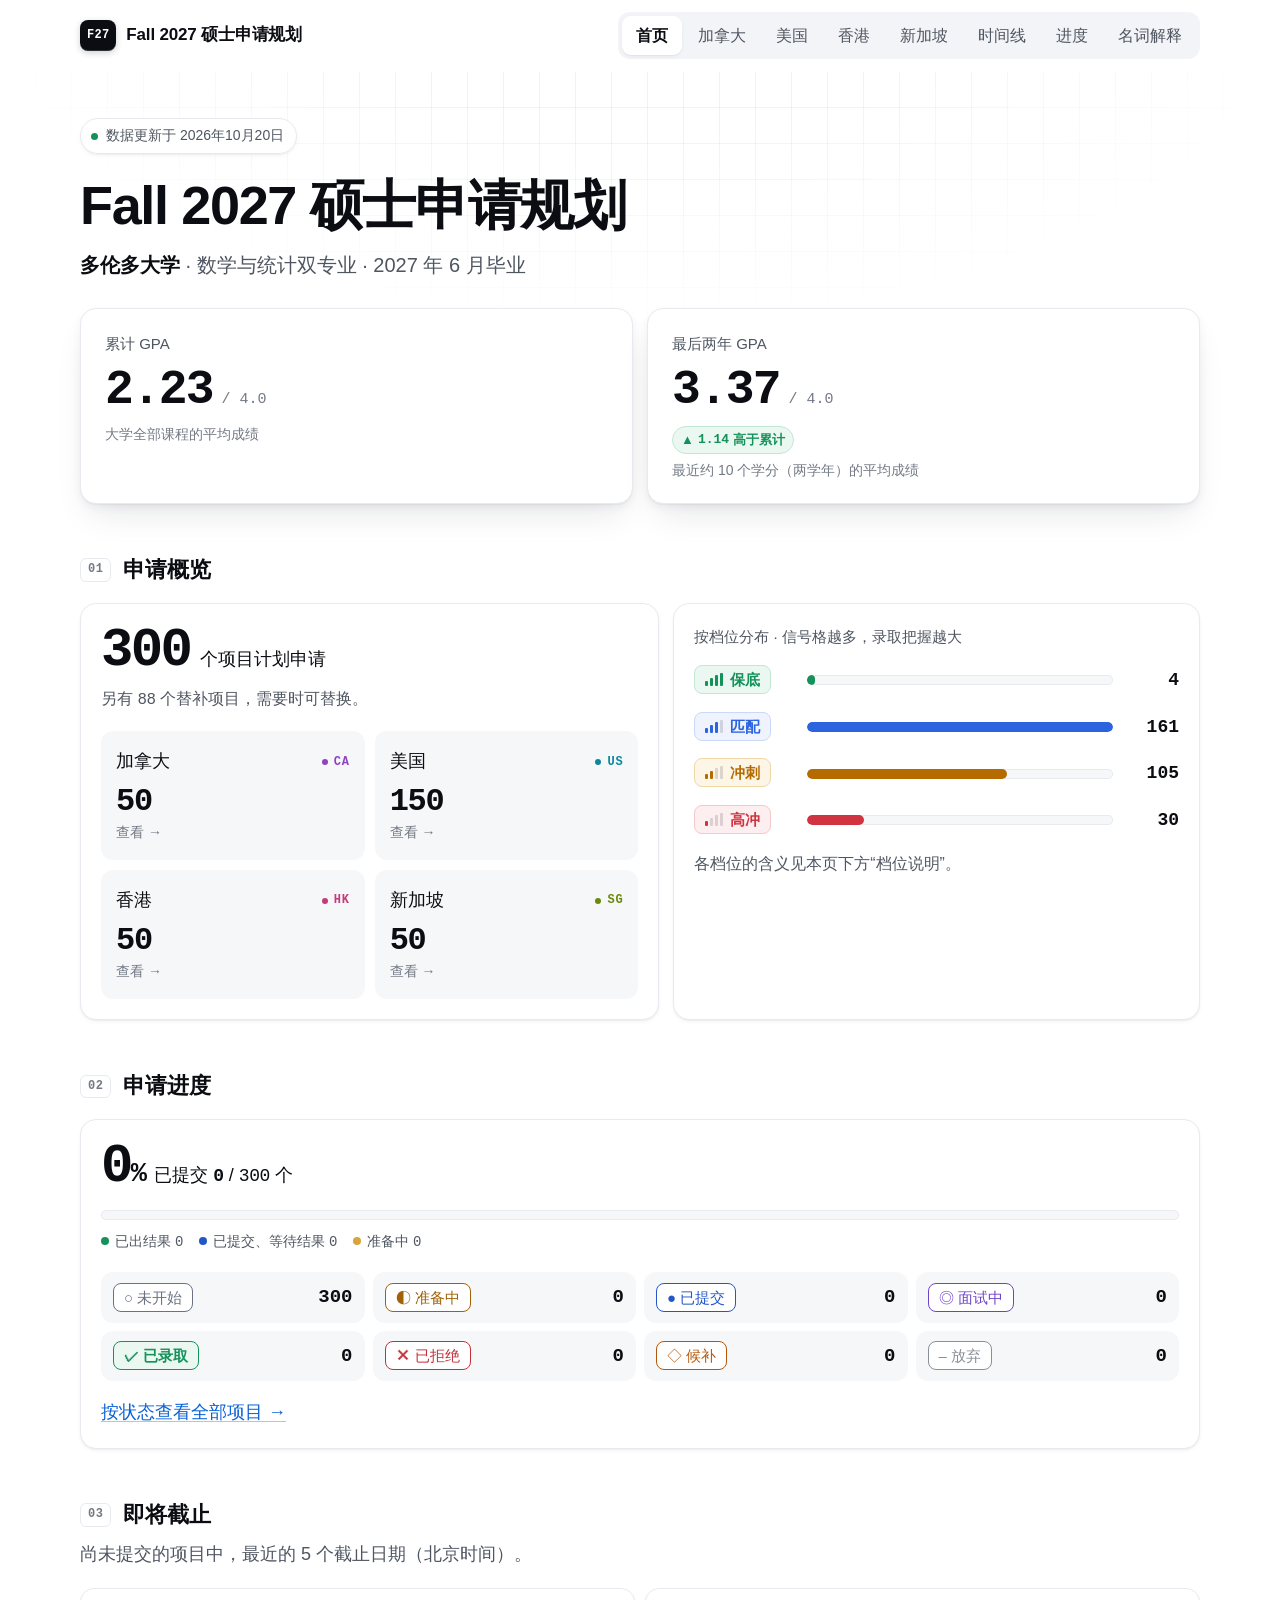
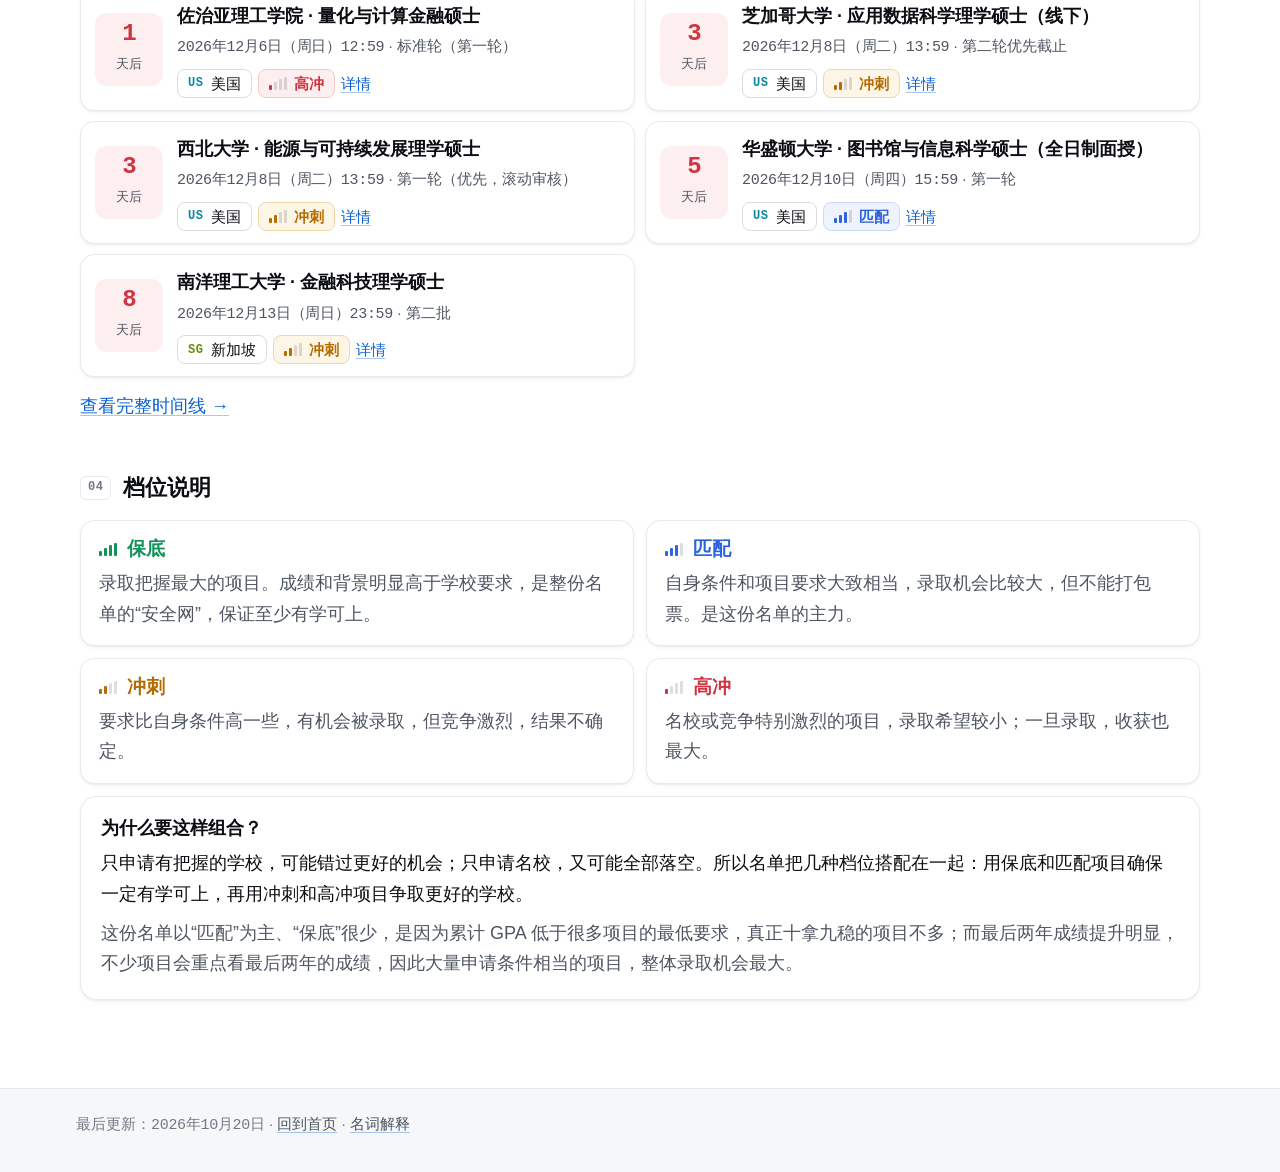
<file: index.html>
<!doctype html>
<html lang="zh-CN">
<head>
<meta charset="utf-8">
<meta name="viewport" content="width=device-width, initial-scale=1">
<title>Fall 2027 硕士申请规划</title>
<meta name="robots" content="noindex">
<meta name="theme-color" content="#ffffff">
<link rel="icon" href="data:image/svg+xml,%3Csvg xmlns=%27http://www.w3.org/2000/svg%27 viewBox=%270 0 32 32%27%3E%3Crect width=%2732%27 height=%2732%27 rx=%277%27 fill=%27%230b0d12%27/%3E%3Ctext x=%2716%27 y=%2721%27 font-family=%27Menlo,monospace%27 font-size=%2711%27 font-weight=%27700%27 fill=%27%23fff%27 text-anchor=%27middle%27%3EF27%3C/text%3E%3C/svg%3E">
<link rel="stylesheet" href="assets/style.css">
</head>
<body>
<main id="app"><p class="muted">正在加载…</p></main>
<script src="assets/common.js"></script>
<script src="assets/home.js"></script>
</body>
</html>
</file>
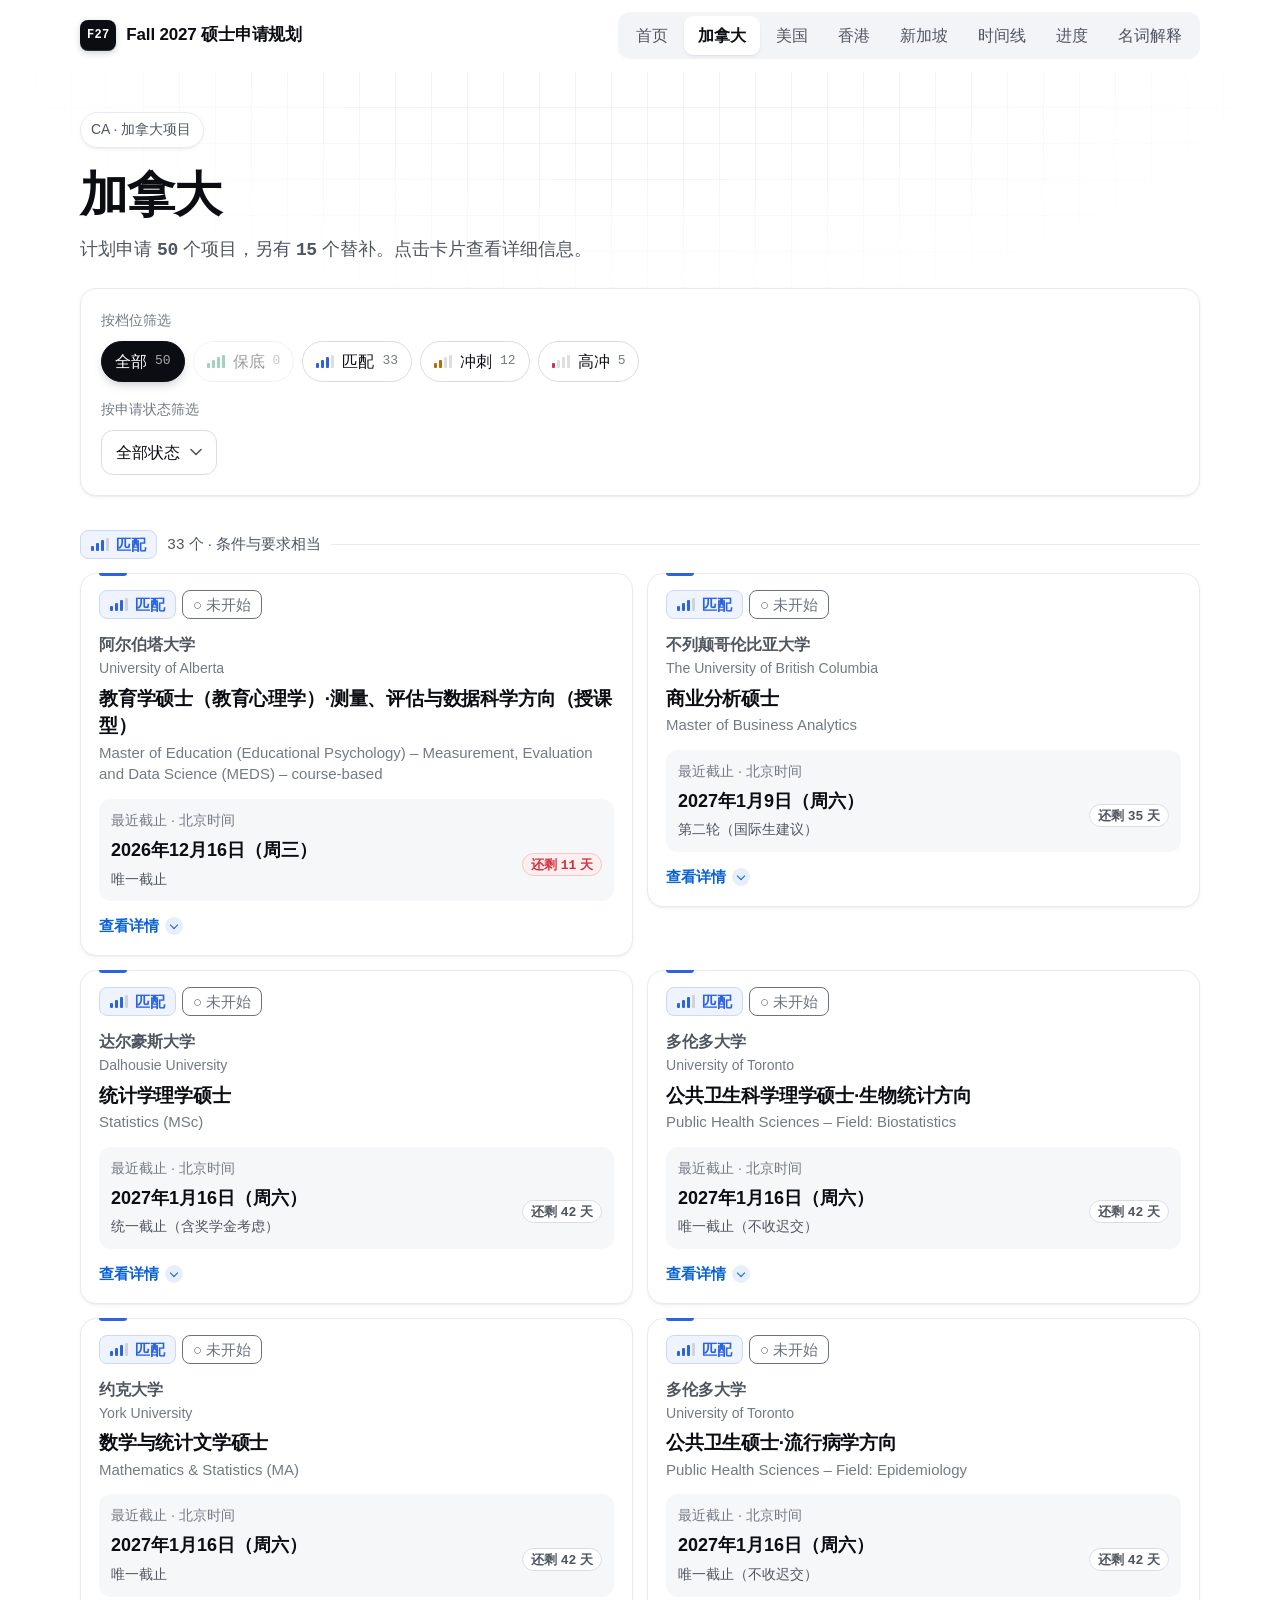
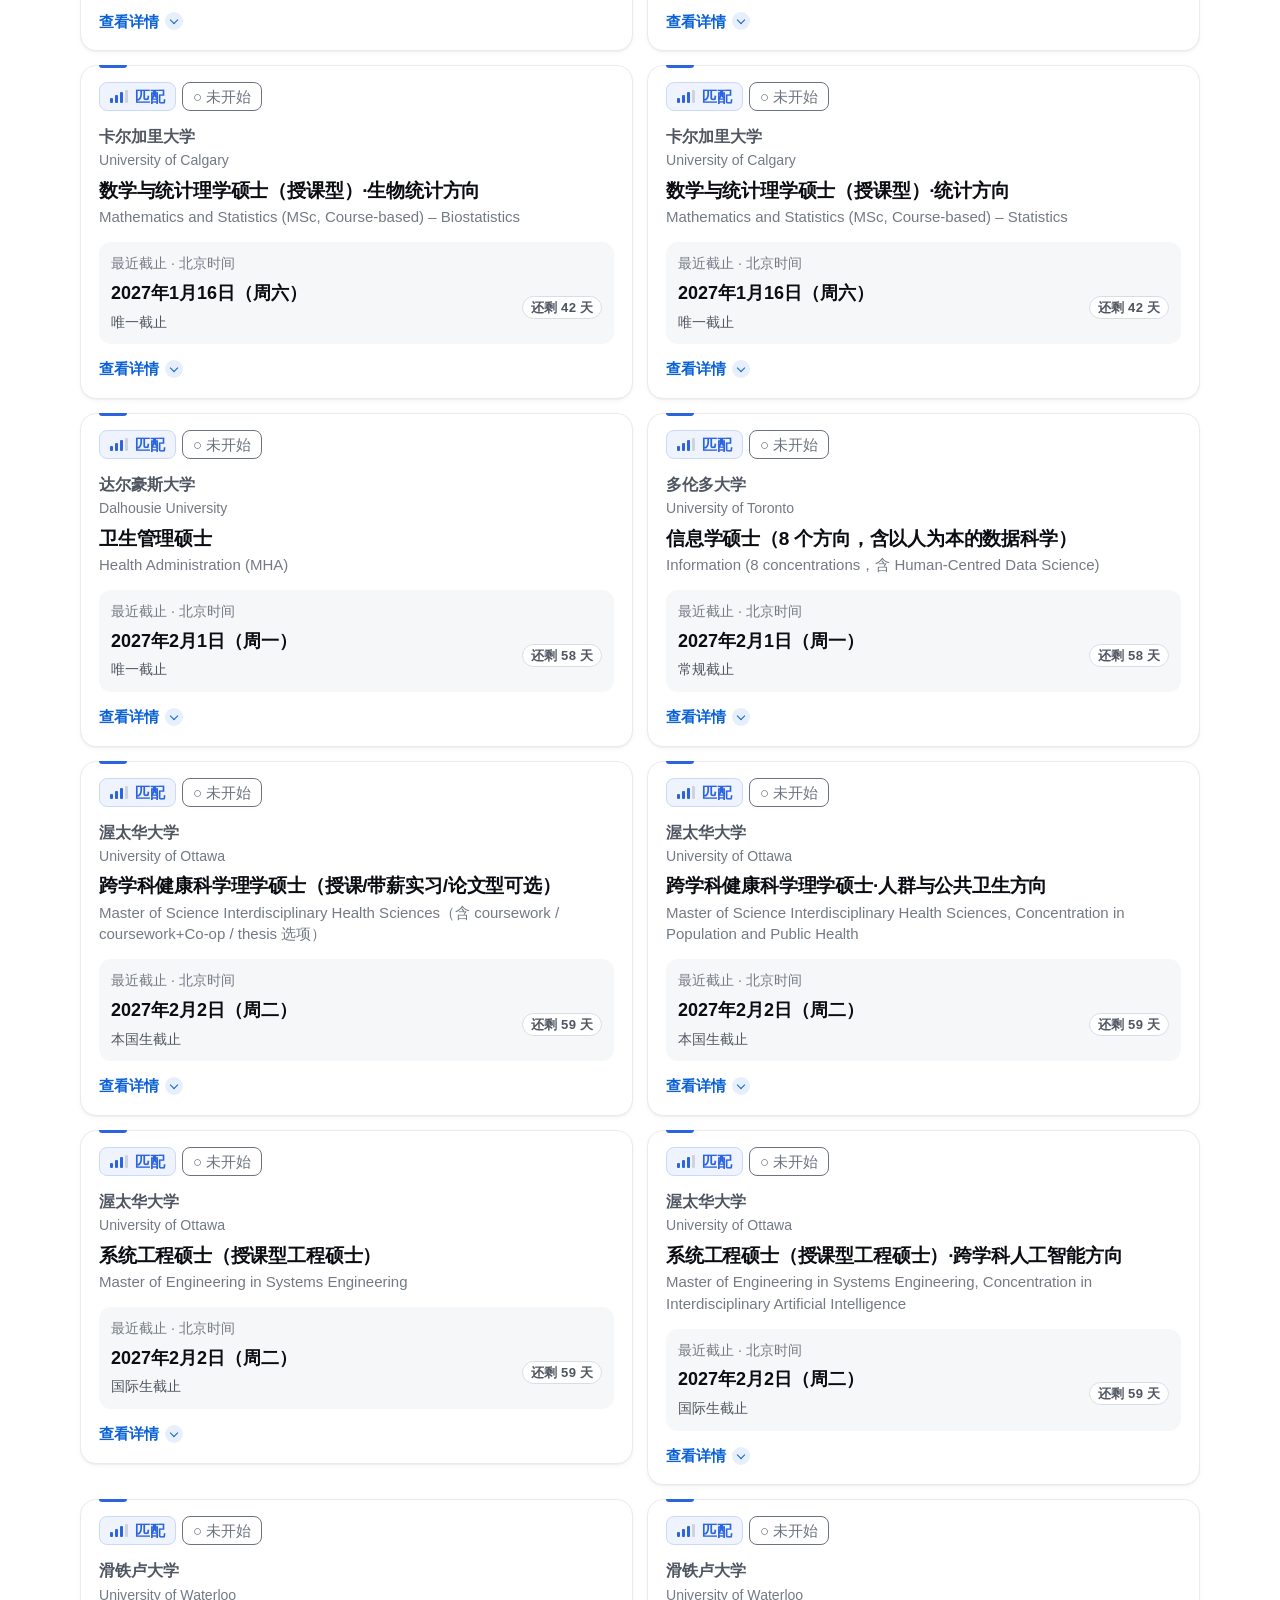
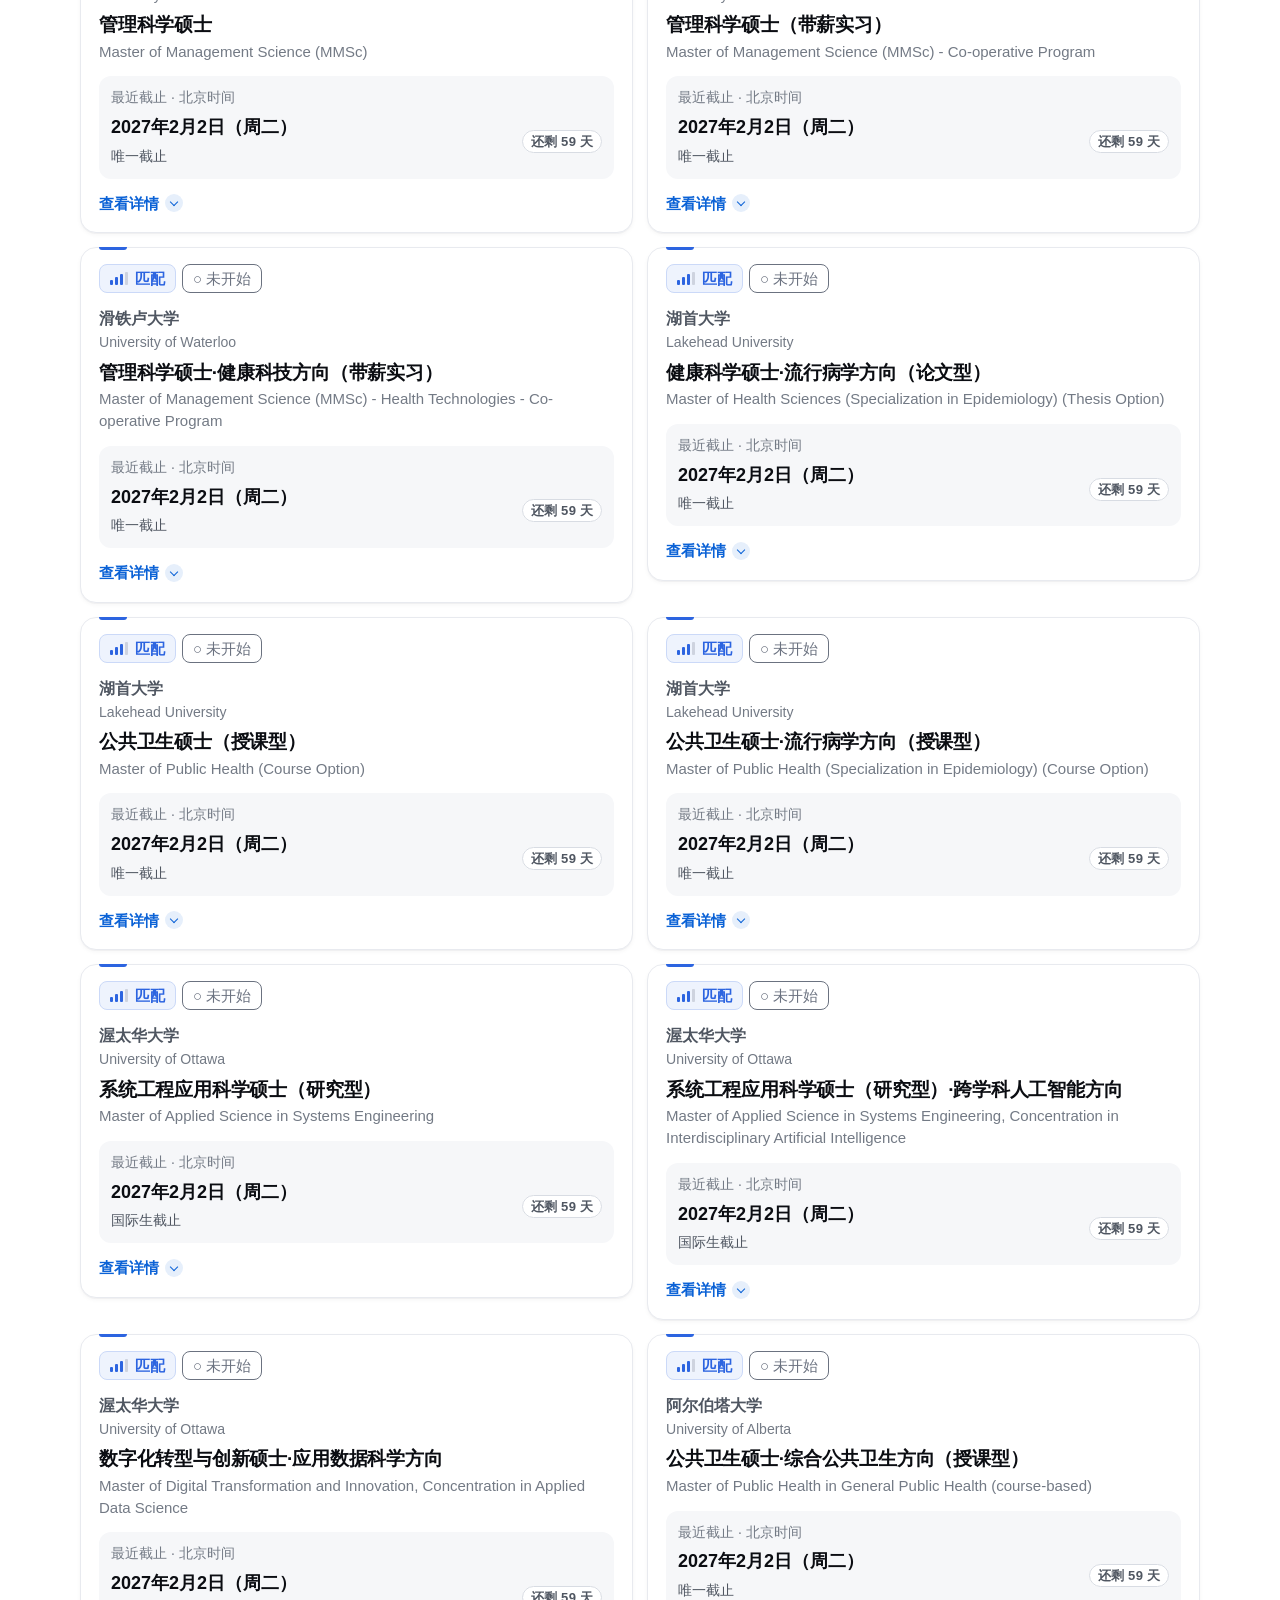
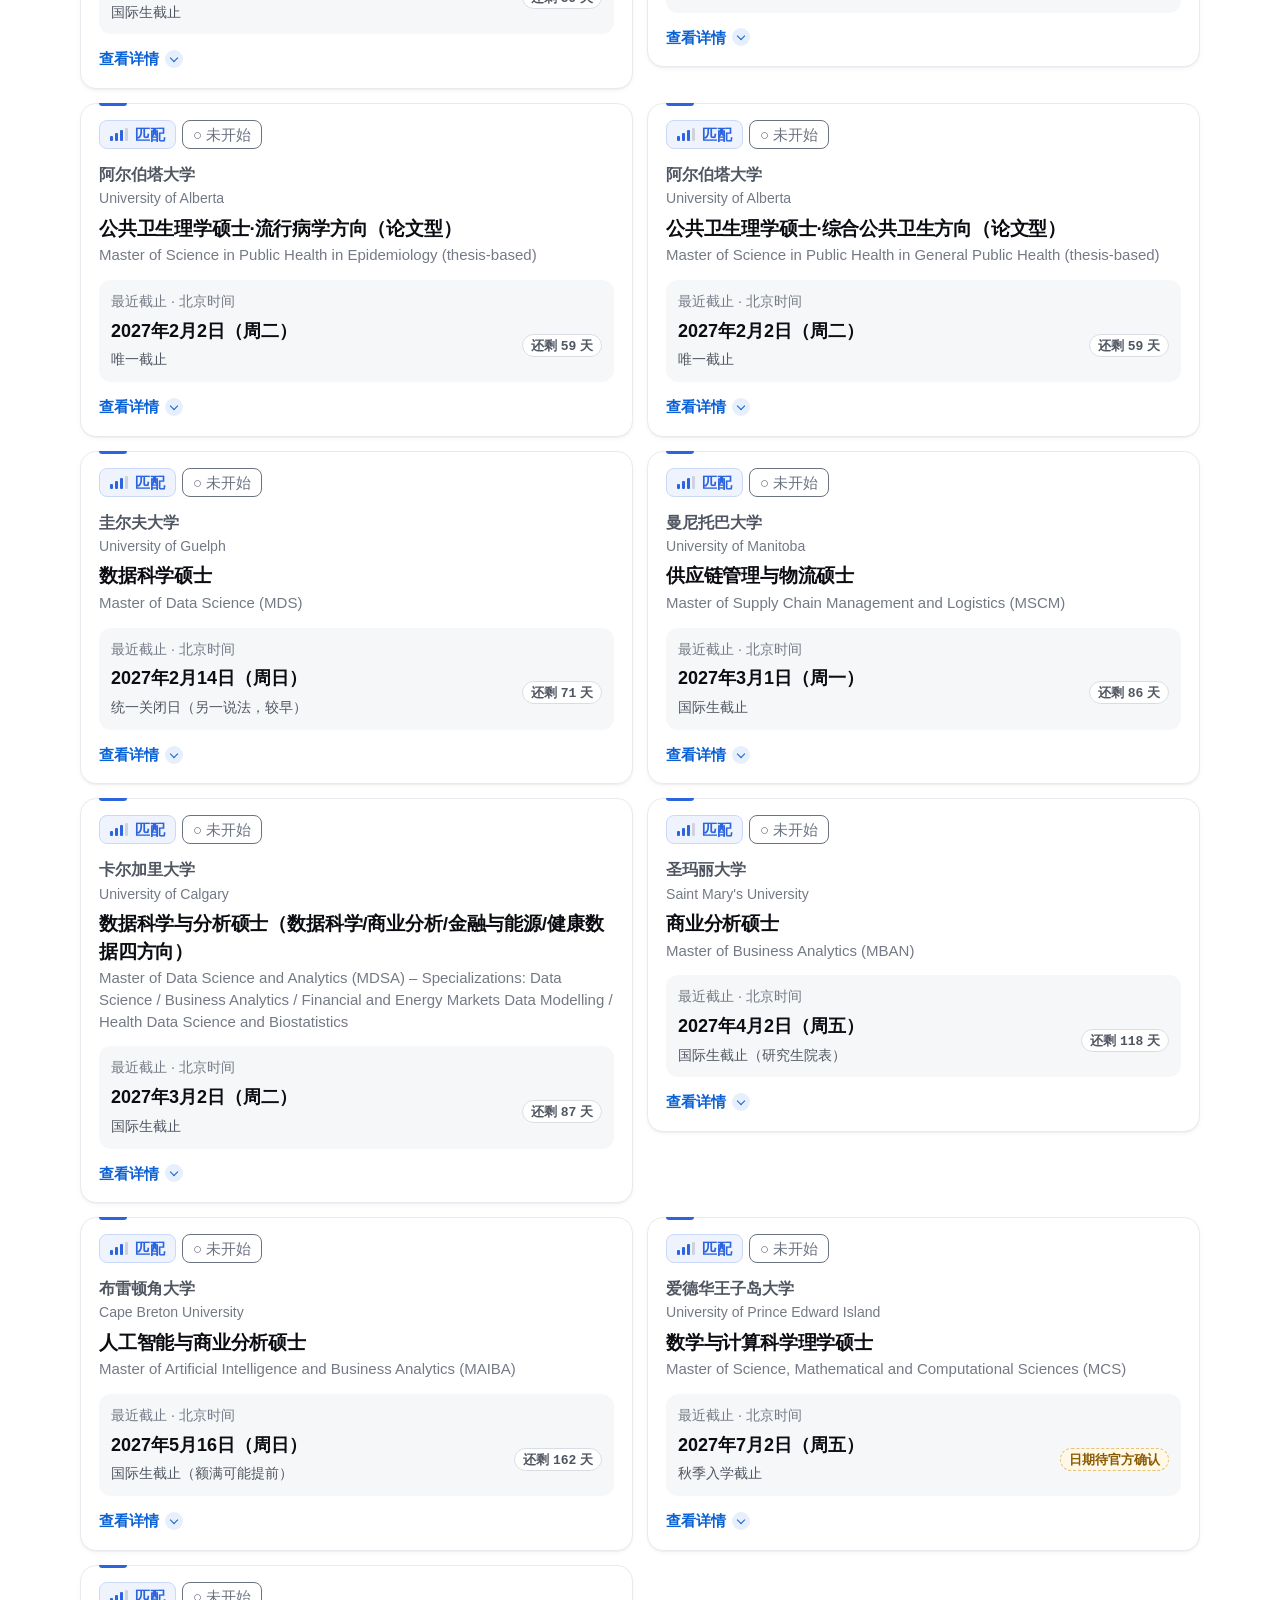
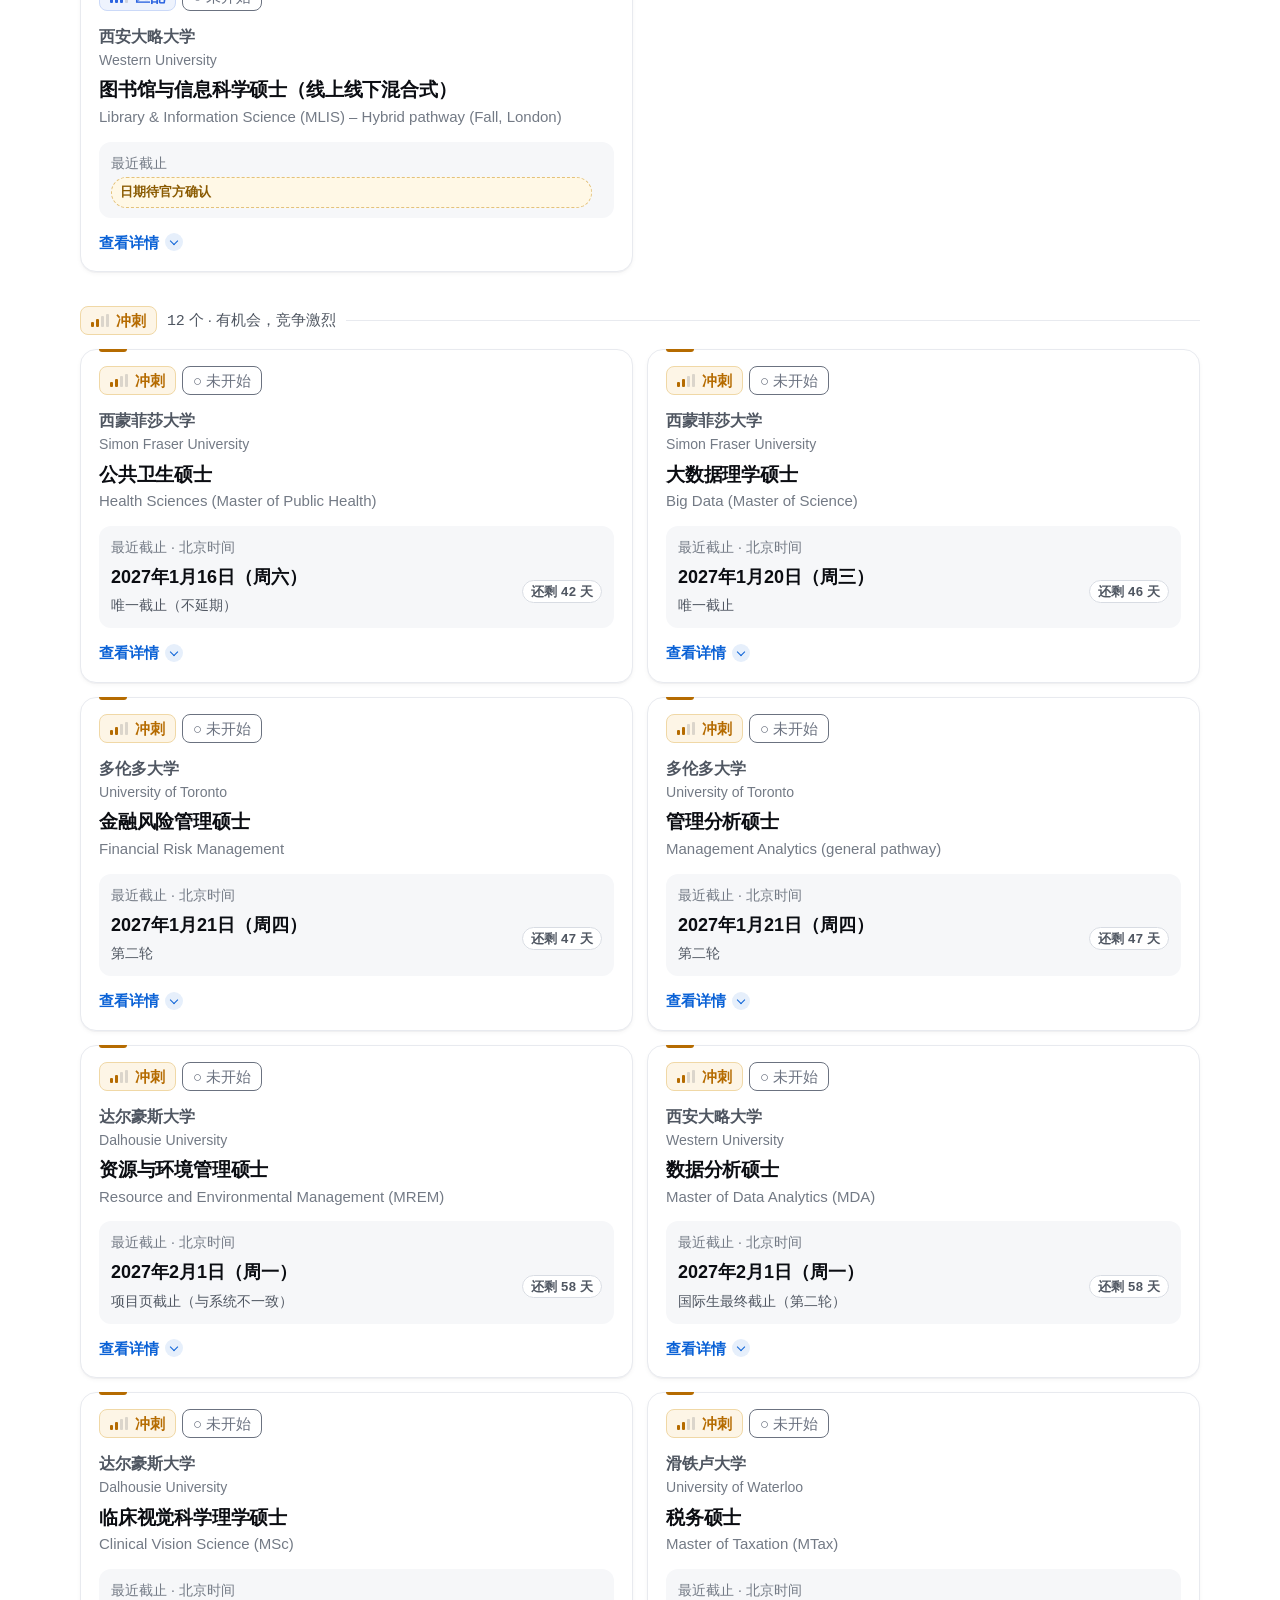
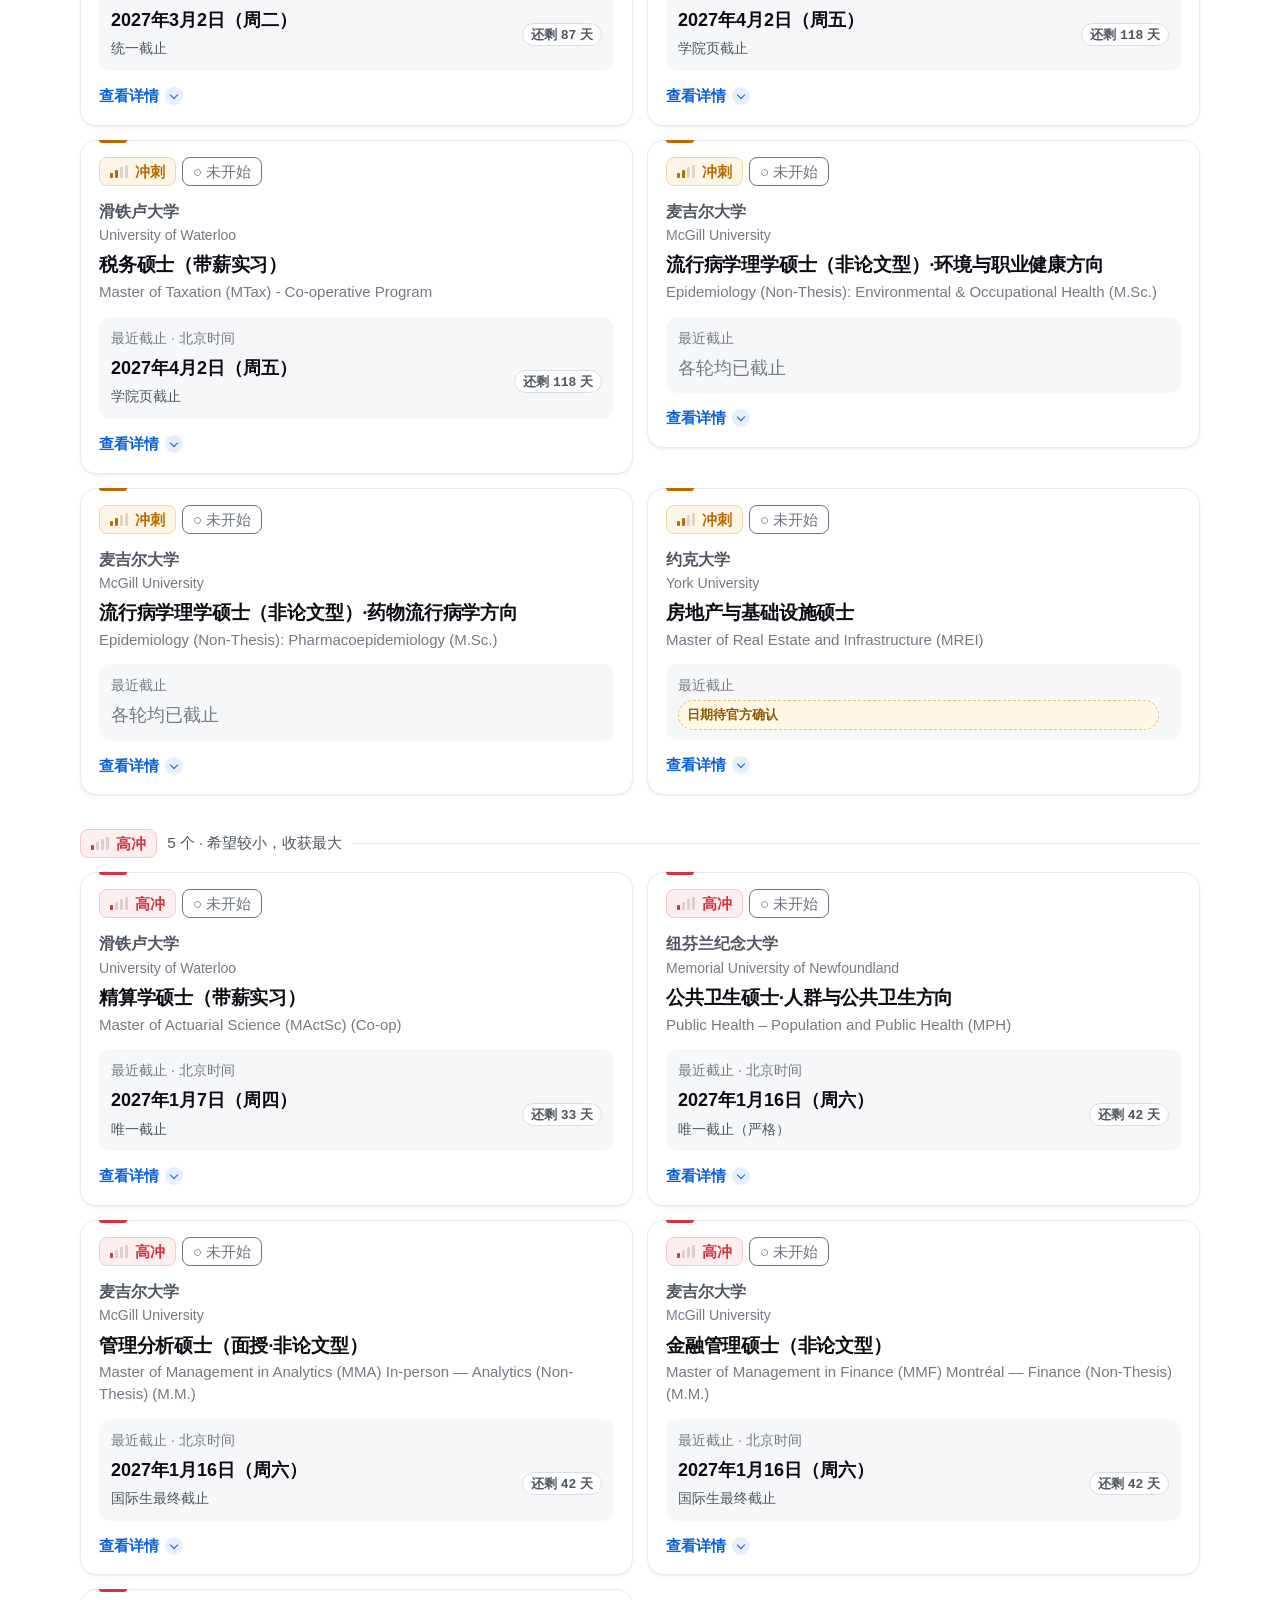
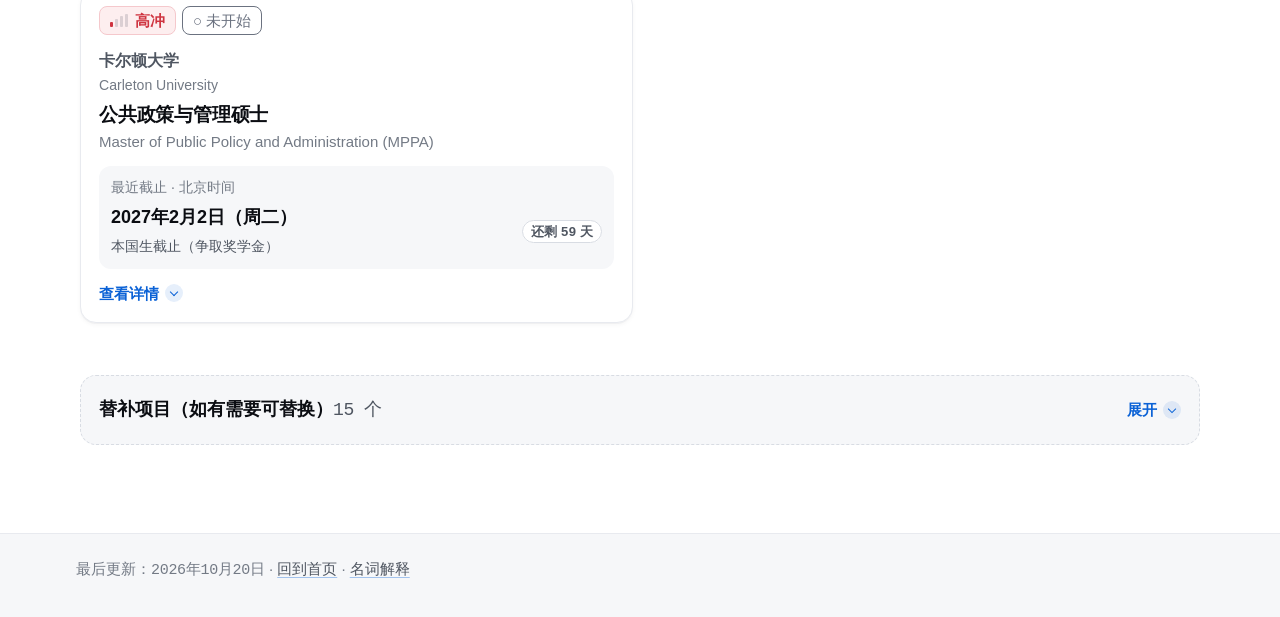
<file: canada.html>
<!doctype html>
<html lang="zh-CN">
<head>
<meta charset="utf-8">
<meta name="viewport" content="width=device-width, initial-scale=1">
<title>加拿大 · Fall 2027 硕士申请规划</title>
<meta name="robots" content="noindex">
<meta name="theme-color" content="#ffffff">
<link rel="icon" href="data:image/svg+xml,%3Csvg xmlns=%27http://www.w3.org/2000/svg%27 viewBox=%270 0 32 32%27%3E%3Crect width=%2732%27 height=%2732%27 rx=%277%27 fill=%27%230b0d12%27/%3E%3Ctext x=%2716%27 y=%2721%27 font-family=%27Menlo,monospace%27 font-size=%2711%27 font-weight=%27700%27 fill=%27%23fff%27 text-anchor=%27middle%27%3EF27%3C/text%3E%3C/svg%3E">
<link rel="stylesheet" href="assets/style.css">
</head>
<body data-region="加拿大">
<main id="app"><p class="muted">正在加载…</p></main>
<script src="assets/common.js"></script>
<script src="assets/region.js"></script>
</body>
</html>
</file>
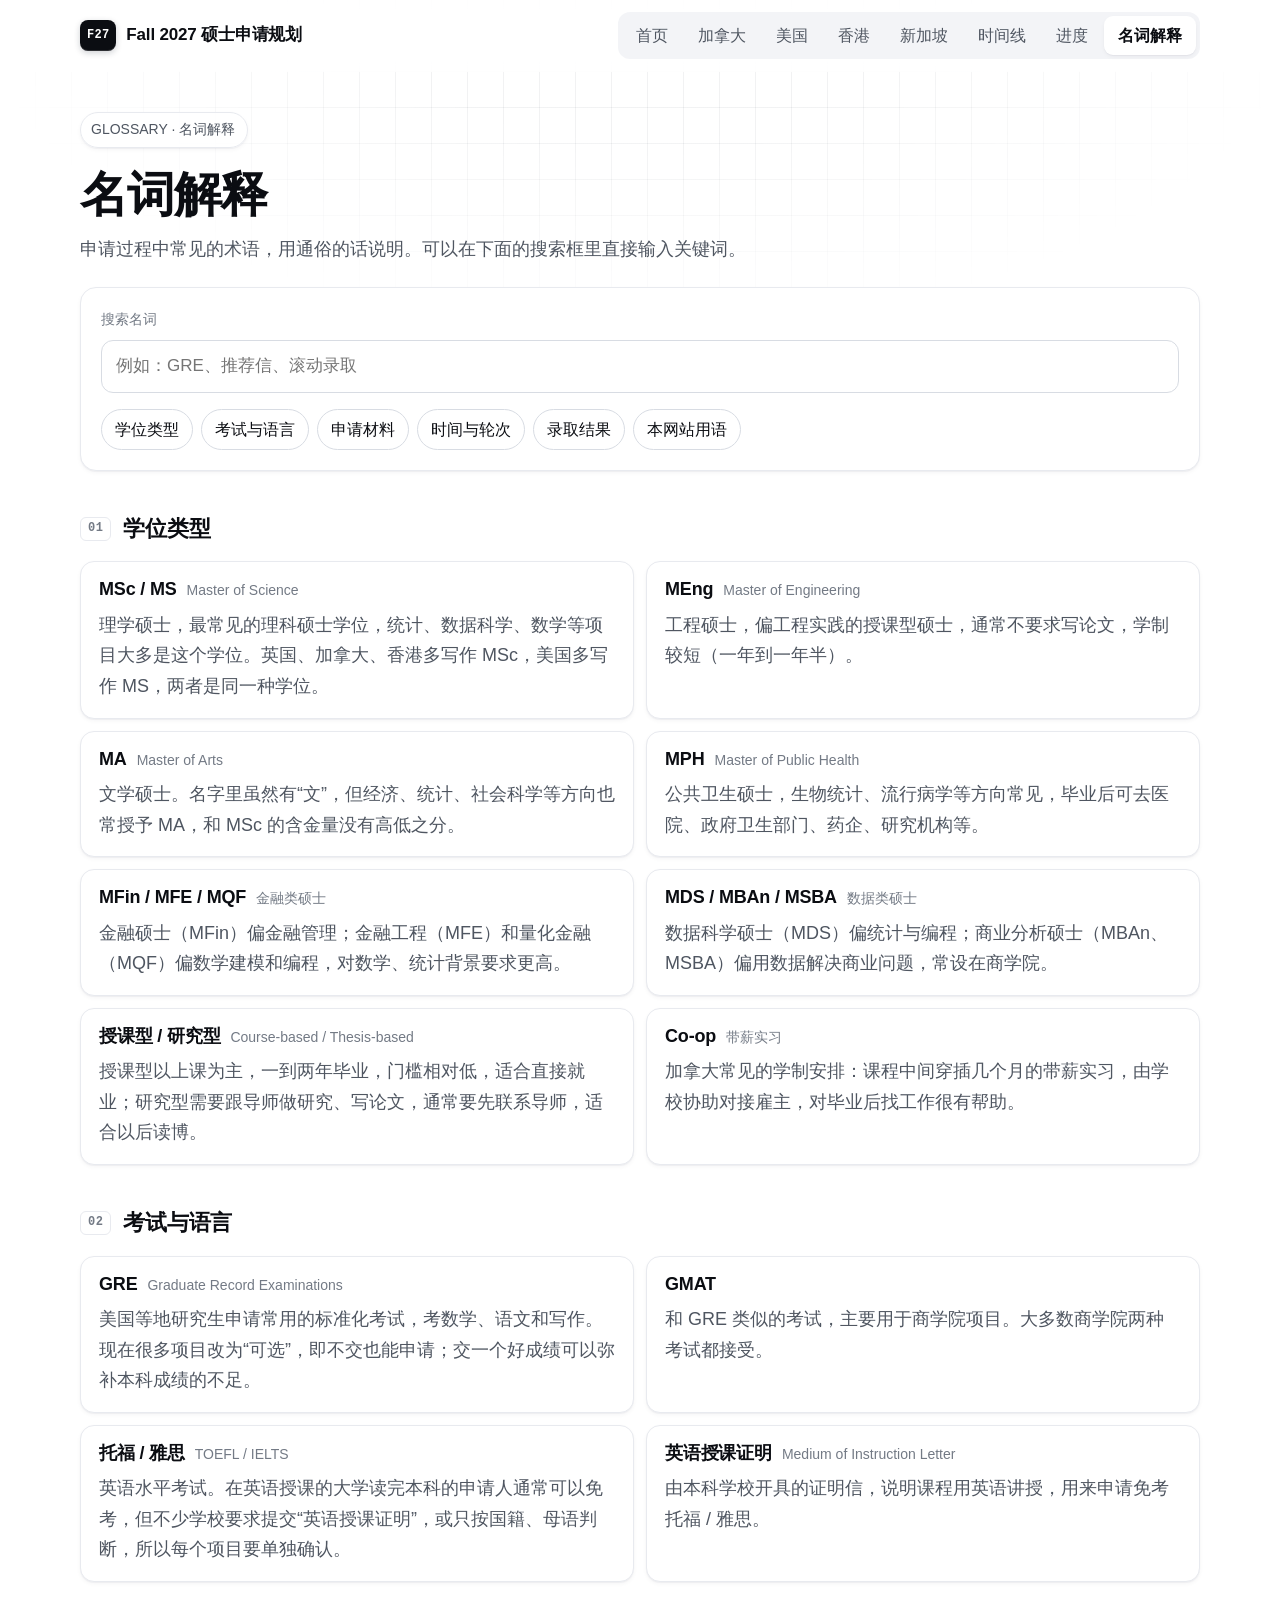
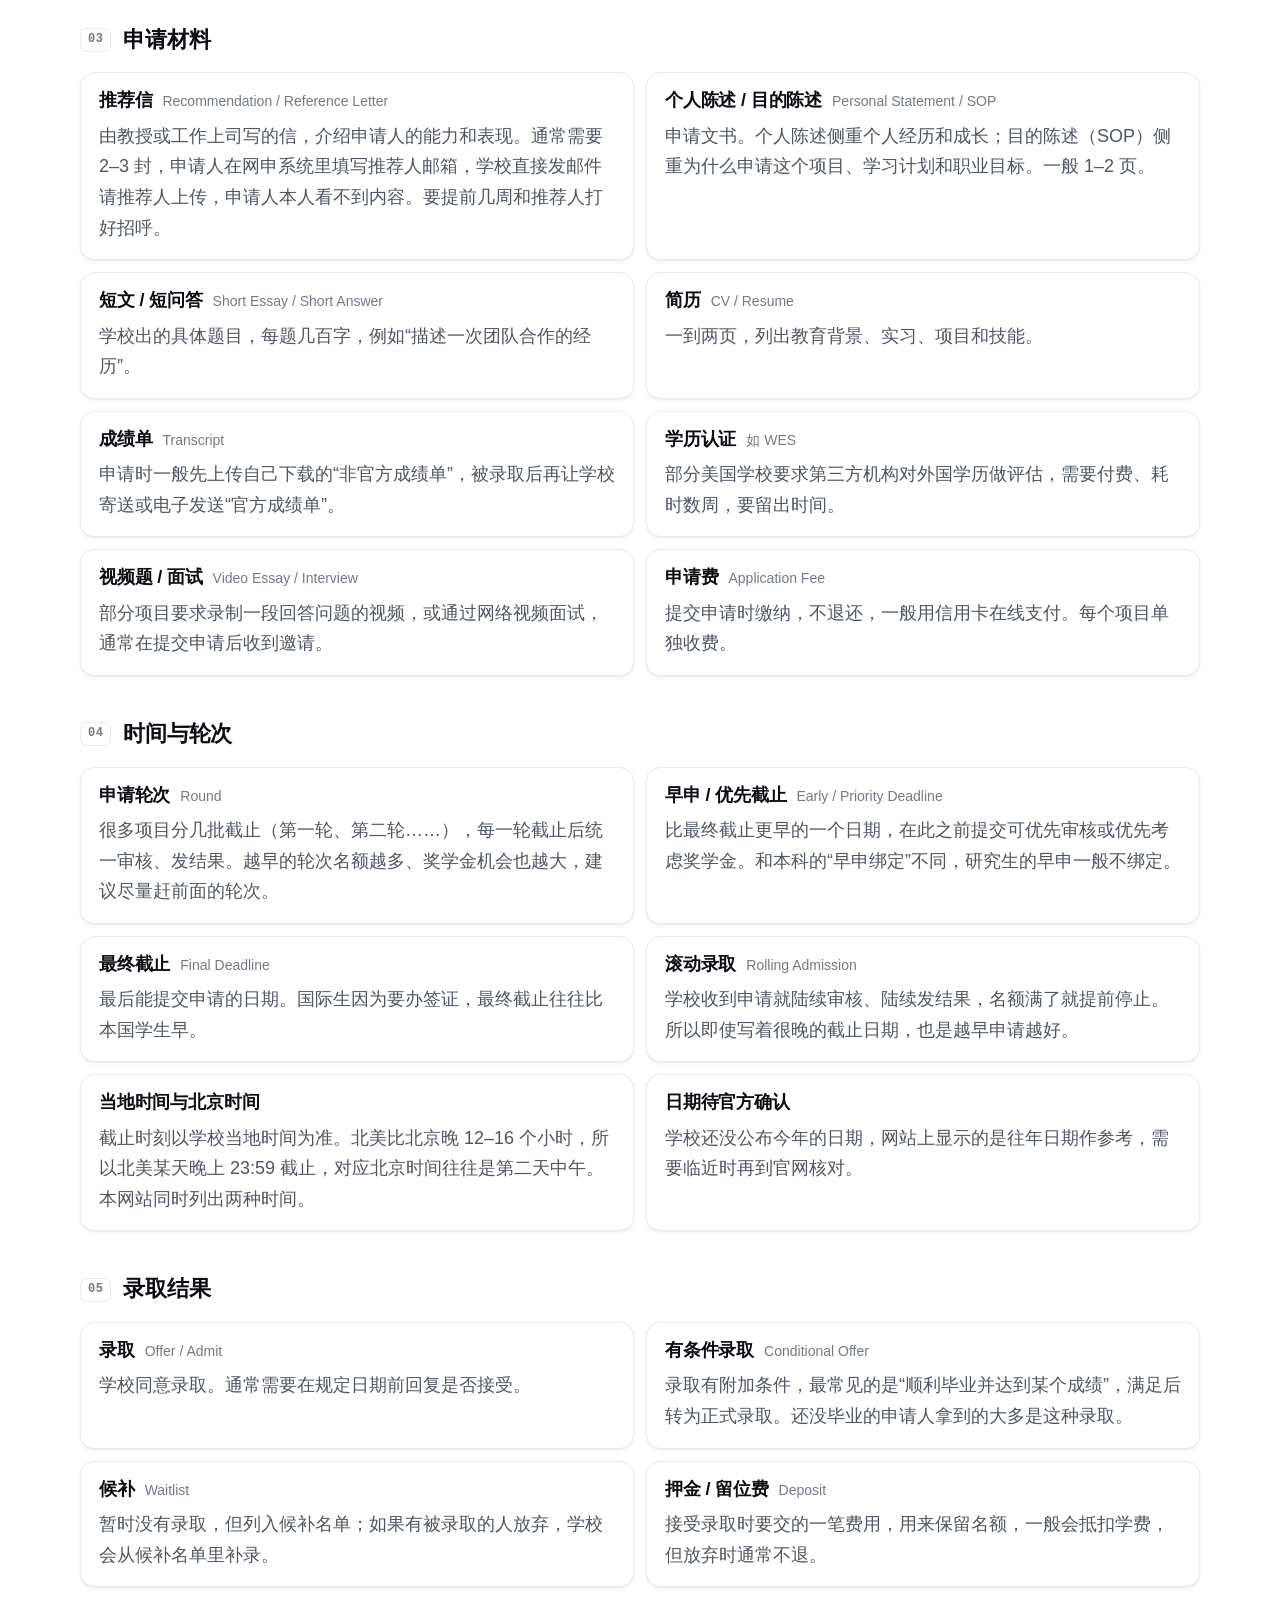
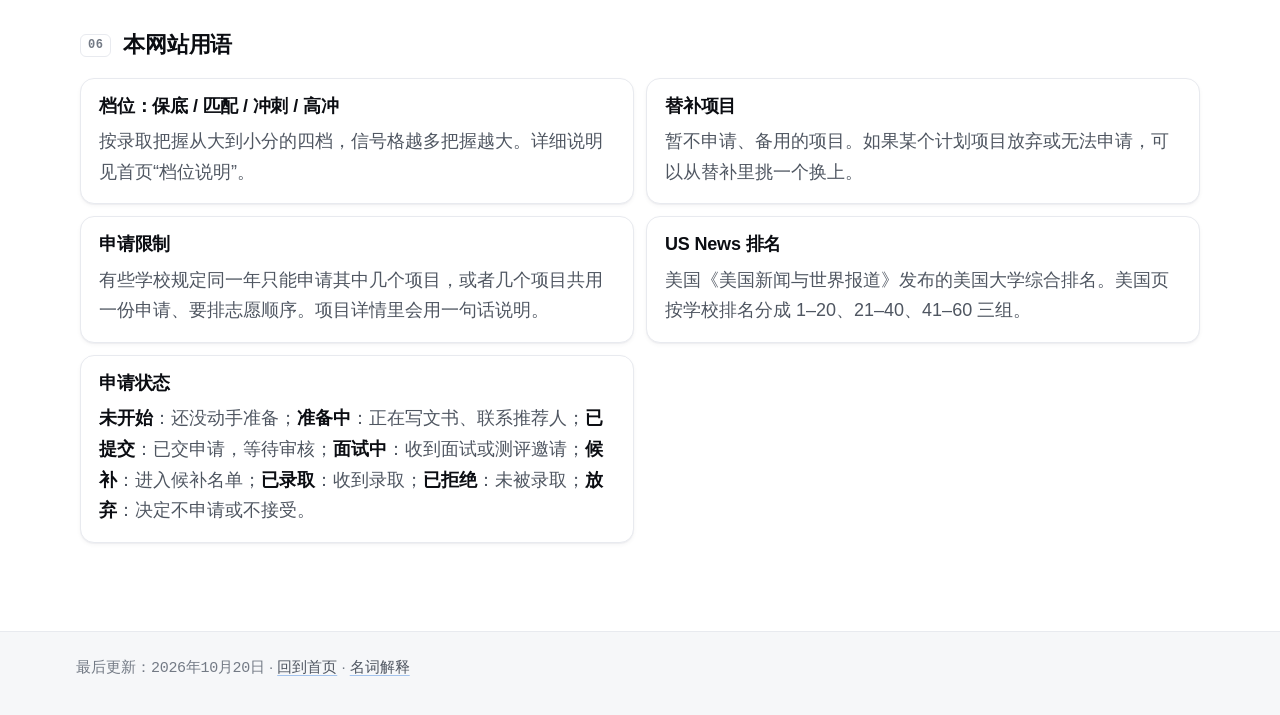
<file: glossary.html>
<!doctype html>
<html lang="zh-CN">
<head>
<meta charset="utf-8">
<meta name="viewport" content="width=device-width, initial-scale=1">
<title>名词解释 · Fall 2027 硕士申请规划</title>
<meta name="robots" content="noindex">
<meta name="theme-color" content="#ffffff">
<link rel="icon" href="data:image/svg+xml,%3Csvg xmlns=%27http://www.w3.org/2000/svg%27 viewBox=%270 0 32 32%27%3E%3Crect width=%2732%27 height=%2732%27 rx=%277%27 fill=%27%230b0d12%27/%3E%3Ctext x=%2716%27 y=%2721%27 font-family=%27Menlo,monospace%27 font-size=%2711%27 font-weight=%27700%27 fill=%27%23fff%27 text-anchor=%27middle%27%3EF27%3C/text%3E%3C/svg%3E">
<link rel="stylesheet" href="assets/style.css">
</head>
<body>
<main id="app">
  <section class="page-head reveal">
    <div class="eyebrow">GLOSSARY · 名词解释</div>
    <h1>名词解释</h1>
    <p class="summary">申请过程中常见的术语，用通俗的话说明。可以在下面的搜索框里直接输入关键词。</p>
  </section>

  <section class="filters panel reveal">
    <label class="filter-group"><span class="label">搜索名词</span>
      <input id="g-search" class="g-search" type="search" placeholder="例如：GRE、推荐信、滚动录取" autocomplete="off"></label>
    <div class="chips" id="g-jump">
      <a class="chip" href="#g-degree">学位类型</a>
      <a class="chip" href="#g-test">考试与语言</a>
      <a class="chip" href="#g-material">申请材料</a>
      <a class="chip" href="#g-time">时间与轮次</a>
      <a class="chip" href="#g-result">录取结果</a>
      <a class="chip" href="#g-site">本网站用语</a>
    </div>
    <div class="result-count" id="g-count" aria-live="polite"></div>
  </section>

  <section class="g-sec" id="g-degree">
    <h2 class="section-title"><span class="idx">01</span>学位类型</h2>
    <div class="g-grid">
      <article class="g-term"><h3>MSc / MS <span class="en">Master of Science</span></h3>
        <p>理学硕士，最常见的理科硕士学位，统计、数据科学、数学等项目大多是这个学位。英国、加拿大、香港多写作 MSc，美国多写作 MS，两者是同一种学位。</p></article>
      <article class="g-term"><h3>MEng <span class="en">Master of Engineering</span></h3>
        <p>工程硕士，偏工程实践的授课型硕士，通常不要求写论文，学制较短（一年到一年半）。</p></article>
      <article class="g-term"><h3>MA <span class="en">Master of Arts</span></h3>
        <p>文学硕士。名字里虽然有“文”，但经济、统计、社会科学等方向也常授予 MA，和 MSc 的含金量没有高低之分。</p></article>
      <article class="g-term"><h3>MPH <span class="en">Master of Public Health</span></h3>
        <p>公共卫生硕士，生物统计、流行病学等方向常见，毕业后可去医院、政府卫生部门、药企、研究机构等。</p></article>
      <article class="g-term"><h3>MFin / MFE / MQF <span class="en">金融类硕士</span></h3>
        <p>金融硕士（MFin）偏金融管理；金融工程（MFE）和量化金融（MQF）偏数学建模和编程，对数学、统计背景要求更高。</p></article>
      <article class="g-term"><h3>MDS / MBAn / MSBA <span class="en">数据类硕士</span></h3>
        <p>数据科学硕士（MDS）偏统计与编程；商业分析硕士（MBAn、MSBA）偏用数据解决商业问题，常设在商学院。</p></article>
      <article class="g-term"><h3>授课型 / 研究型 <span class="en">Course-based / Thesis-based</span></h3>
        <p>授课型以上课为主，一到两年毕业，门槛相对低，适合直接就业；研究型需要跟导师做研究、写论文，通常要先联系导师，适合以后读博。</p></article>
      <article class="g-term"><h3>Co-op <span class="en">带薪实习</span></h3>
        <p>加拿大常见的学制安排：课程中间穿插几个月的带薪实习，由学校协助对接雇主，对毕业后找工作很有帮助。</p></article>
    </div>
  </section>

  <section class="g-sec" id="g-test">
    <h2 class="section-title"><span class="idx">02</span>考试与语言</h2>
    <div class="g-grid">
      <article class="g-term"><h3>GRE <span class="en">Graduate Record Examinations</span></h3>
        <p>美国等地研究生申请常用的标准化考试，考数学、语文和写作。现在很多项目改为“可选”，即不交也能申请；交一个好成绩可以弥补本科成绩的不足。</p></article>
      <article class="g-term"><h3>GMAT</h3>
        <p>和 GRE 类似的考试，主要用于商学院项目。大多数商学院两种考试都接受。</p></article>
      <article class="g-term"><h3>托福 / 雅思 <span class="en">TOEFL / IELTS</span></h3>
        <p>英语水平考试。在英语授课的大学读完本科的申请人通常可以免考，但不少学校要求提交“英语授课证明”，或只按国籍、母语判断，所以每个项目要单独确认。</p></article>
      <article class="g-term"><h3>英语授课证明 <span class="en">Medium of Instruction Letter</span></h3>
        <p>由本科学校开具的证明信，说明课程用英语讲授，用来申请免考托福 / 雅思。</p></article>
    </div>
  </section>

  <section class="g-sec" id="g-material">
    <h2 class="section-title"><span class="idx">03</span>申请材料</h2>
    <div class="g-grid">
      <article class="g-term"><h3>推荐信 <span class="en">Recommendation / Reference Letter</span></h3>
        <p>由教授或工作上司写的信，介绍申请人的能力和表现。通常需要 2–3 封，申请人在网申系统里填写推荐人邮箱，学校直接发邮件请推荐人上传，申请人本人看不到内容。要提前几周和推荐人打好招呼。</p></article>
      <article class="g-term"><h3>个人陈述 / 目的陈述 <span class="en">Personal Statement / SOP</span></h3>
        <p>申请文书。个人陈述侧重个人经历和成长；目的陈述（SOP）侧重为什么申请这个项目、学习计划和职业目标。一般 1–2 页。</p></article>
      <article class="g-term"><h3>短文 / 短问答 <span class="en">Short Essay / Short Answer</span></h3>
        <p>学校出的具体题目，每题几百字，例如“描述一次团队合作的经历”。</p></article>
      <article class="g-term"><h3>简历 <span class="en">CV / Resume</span></h3>
        <p>一到两页，列出教育背景、实习、项目和技能。</p></article>
      <article class="g-term"><h3>成绩单 <span class="en">Transcript</span></h3>
        <p>申请时一般先上传自己下载的“非官方成绩单”，被录取后再让学校寄送或电子发送“官方成绩单”。</p></article>
      <article class="g-term"><h3>学历认证 <span class="en">如 WES</span></h3>
        <p>部分美国学校要求第三方机构对外国学历做评估，需要付费、耗时数周，要留出时间。</p></article>
      <article class="g-term"><h3>视频题 / 面试 <span class="en">Video Essay / Interview</span></h3>
        <p>部分项目要求录制一段回答问题的视频，或通过网络视频面试，通常在提交申请后收到邀请。</p></article>
      <article class="g-term"><h3>申请费 <span class="en">Application Fee</span></h3>
        <p>提交申请时缴纳，不退还，一般用信用卡在线支付。每个项目单独收费。</p></article>
    </div>
  </section>

  <section class="g-sec" id="g-time">
    <h2 class="section-title"><span class="idx">04</span>时间与轮次</h2>
    <div class="g-grid">
      <article class="g-term"><h3>申请轮次 <span class="en">Round</span></h3>
        <p>很多项目分几批截止（第一轮、第二轮……），每一轮截止后统一审核、发结果。越早的轮次名额越多、奖学金机会也越大，建议尽量赶前面的轮次。</p></article>
      <article class="g-term"><h3>早申 / 优先截止 <span class="en">Early / Priority Deadline</span></h3>
        <p>比最终截止更早的一个日期，在此之前提交可优先审核或优先考虑奖学金。和本科的“早申绑定”不同，研究生的早申一般不绑定。</p></article>
      <article class="g-term"><h3>最终截止 <span class="en">Final Deadline</span></h3>
        <p>最后能提交申请的日期。国际生因为要办签证，最终截止往往比本国学生早。</p></article>
      <article class="g-term"><h3>滚动录取 <span class="en">Rolling Admission</span></h3>
        <p>学校收到申请就陆续审核、陆续发结果，名额满了就提前停止。所以即使写着很晚的截止日期，也是越早申请越好。</p></article>
      <article class="g-term"><h3>当地时间与北京时间</h3>
        <p>截止时刻以学校当地时间为准。北美比北京晚 12–16 个小时，所以北美某天晚上 23:59 截止，对应北京时间往往是第二天中午。本网站同时列出两种时间。</p></article>
      <article class="g-term"><h3>日期待官方确认</h3>
        <p>学校还没公布今年的日期，网站上显示的是往年日期作参考，需要临近时再到官网核对。</p></article>
    </div>
  </section>

  <section class="g-sec" id="g-result">
    <h2 class="section-title"><span class="idx">05</span>录取结果</h2>
    <div class="g-grid">
      <article class="g-term"><h3>录取 <span class="en">Offer / Admit</span></h3>
        <p>学校同意录取。通常需要在规定日期前回复是否接受。</p></article>
      <article class="g-term"><h3>有条件录取 <span class="en">Conditional Offer</span></h3>
        <p>录取有附加条件，最常见的是“顺利毕业并达到某个成绩”，满足后转为正式录取。还没毕业的申请人拿到的大多是这种录取。</p></article>
      <article class="g-term"><h3>候补 <span class="en">Waitlist</span></h3>
        <p>暂时没有录取，但列入候补名单；如果有被录取的人放弃，学校会从候补名单里补录。</p></article>
      <article class="g-term"><h3>押金 / 留位费 <span class="en">Deposit</span></h3>
        <p>接受录取时要交的一笔费用，用来保留名额，一般会抵扣学费，但放弃时通常不退。</p></article>
    </div>
  </section>

  <section class="g-sec" id="g-site">
    <h2 class="section-title"><span class="idx">06</span>本网站用语</h2>
    <div class="g-grid">
      <article class="g-term"><h3>档位：保底 / 匹配 / 冲刺 / 高冲</h3>
        <p>按录取把握从大到小分的四档，信号格越多把握越大。详细说明见首页“档位说明”。</p></article>
      <article class="g-term"><h3>替补项目</h3>
        <p>暂不申请、备用的项目。如果某个计划项目放弃或无法申请，可以从替补里挑一个换上。</p></article>
      <article class="g-term"><h3>申请限制</h3>
        <p>有些学校规定同一年只能申请其中几个项目，或者几个项目共用一份申请、要排志愿顺序。项目详情里会用一句话说明。</p></article>
      <article class="g-term"><h3>US News 排名</h3>
        <p>美国《美国新闻与世界报道》发布的美国大学综合排名。美国页按学校排名分成 1–20、21–40、41–60 三组。</p></article>
      <article class="g-term"><h3>申请状态</h3>
        <p><b>未开始</b>：还没动手准备；<b>准备中</b>：正在写文书、联系推荐人；<b>已提交</b>：已交申请，等待审核；<b>面试中</b>：收到面试或测评邀请；<b>候补</b>：进入候补名单；<b>已录取</b>：收到录取；<b>已拒绝</b>：未被录取；<b>放弃</b>：决定不申请或不接受。</p></article>
    </div>
  </section>
  <div class="empty" id="g-empty" hidden>没有找到相关名词，换个关键词试试。</div>
</main>
<script src="assets/common.js"></script>
<script>
boot("glossary", () => {
  const input = document.getElementById("g-search");
  const terms = [...document.querySelectorAll(".g-term")];
  input.addEventListener("input", () => {
    const q = input.value.trim().toLowerCase();
    let n = 0;
    terms.forEach((t) => { const hit = !q || t.textContent.toLowerCase().includes(q); t.hidden = !hit; n += hit; });
    document.querySelectorAll(".g-sec").forEach((s) => { s.hidden = !s.querySelector(".g-term:not([hidden])"); });
    document.getElementById("g-empty").hidden = n > 0;
    document.getElementById("g-count").textContent = q ? `找到 ${n} 个相关名词` : "";
  });
});
</script>
</body>
</html>
</file>
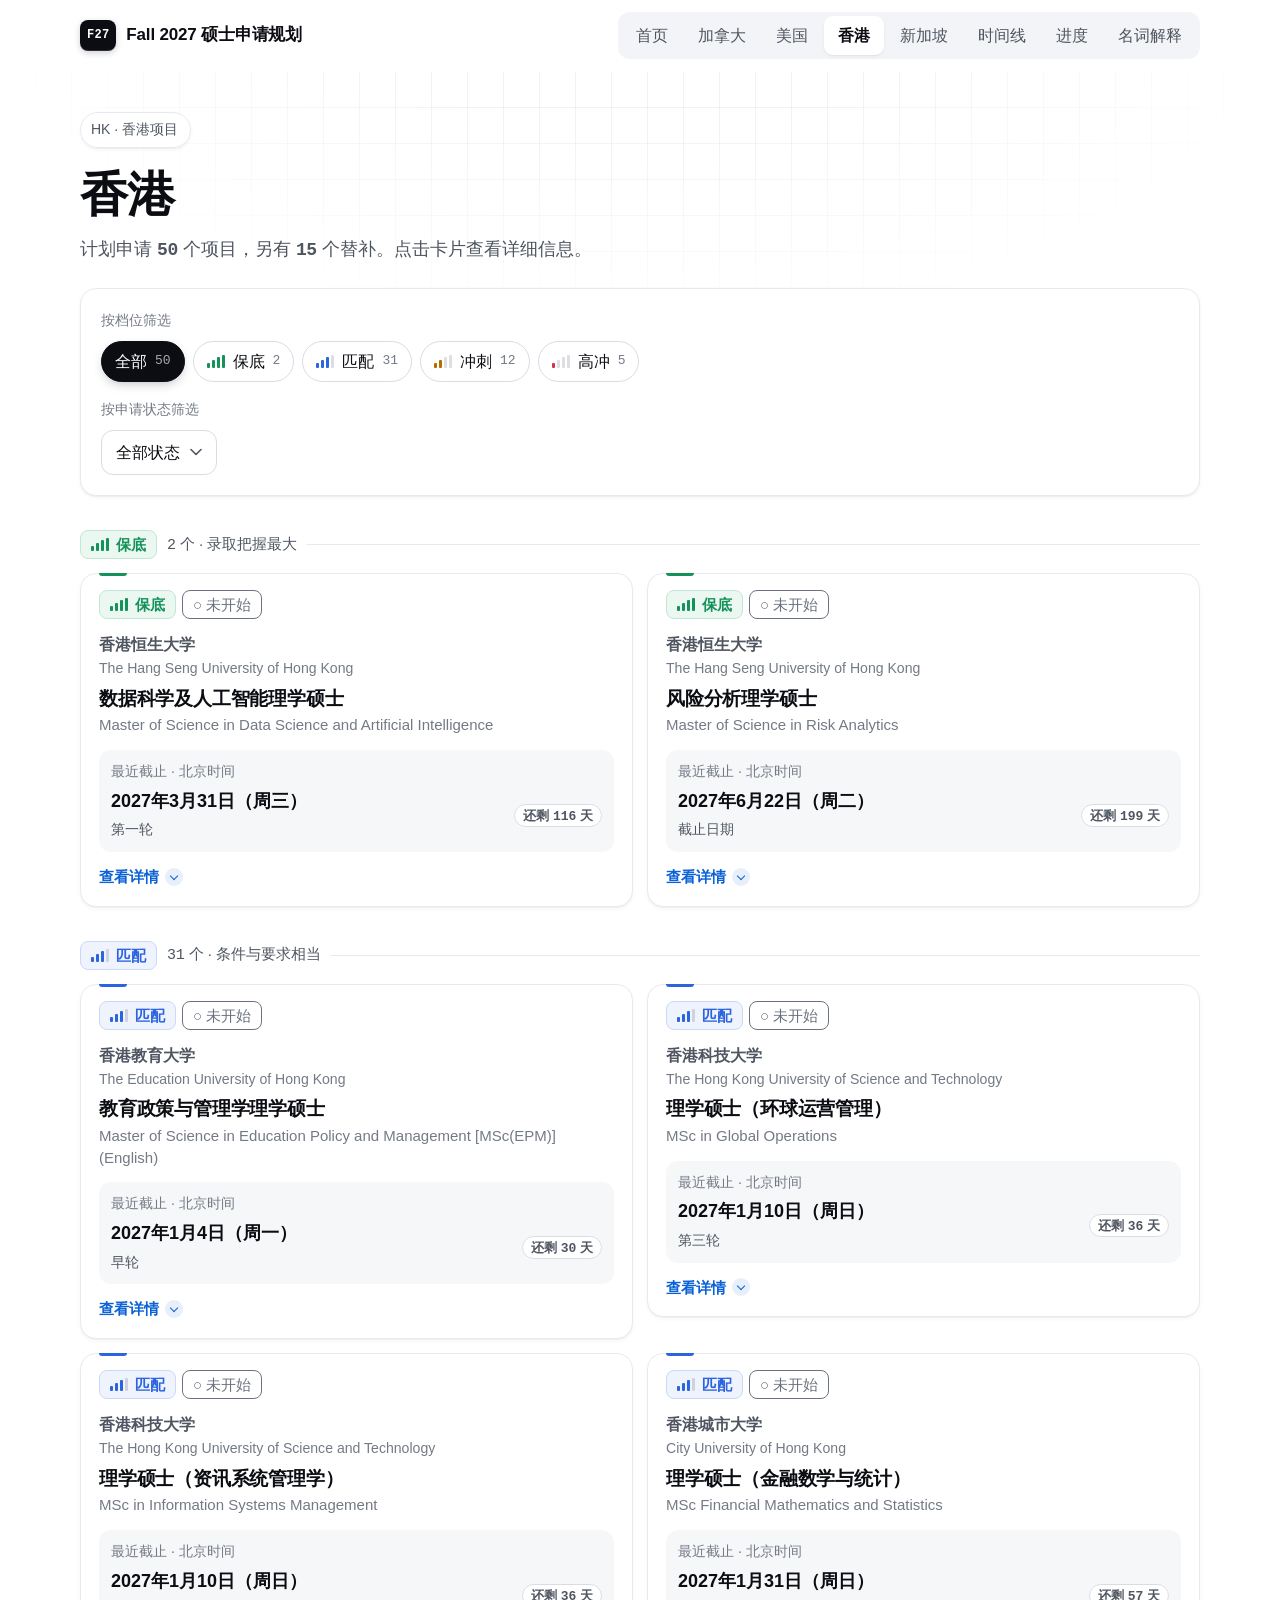
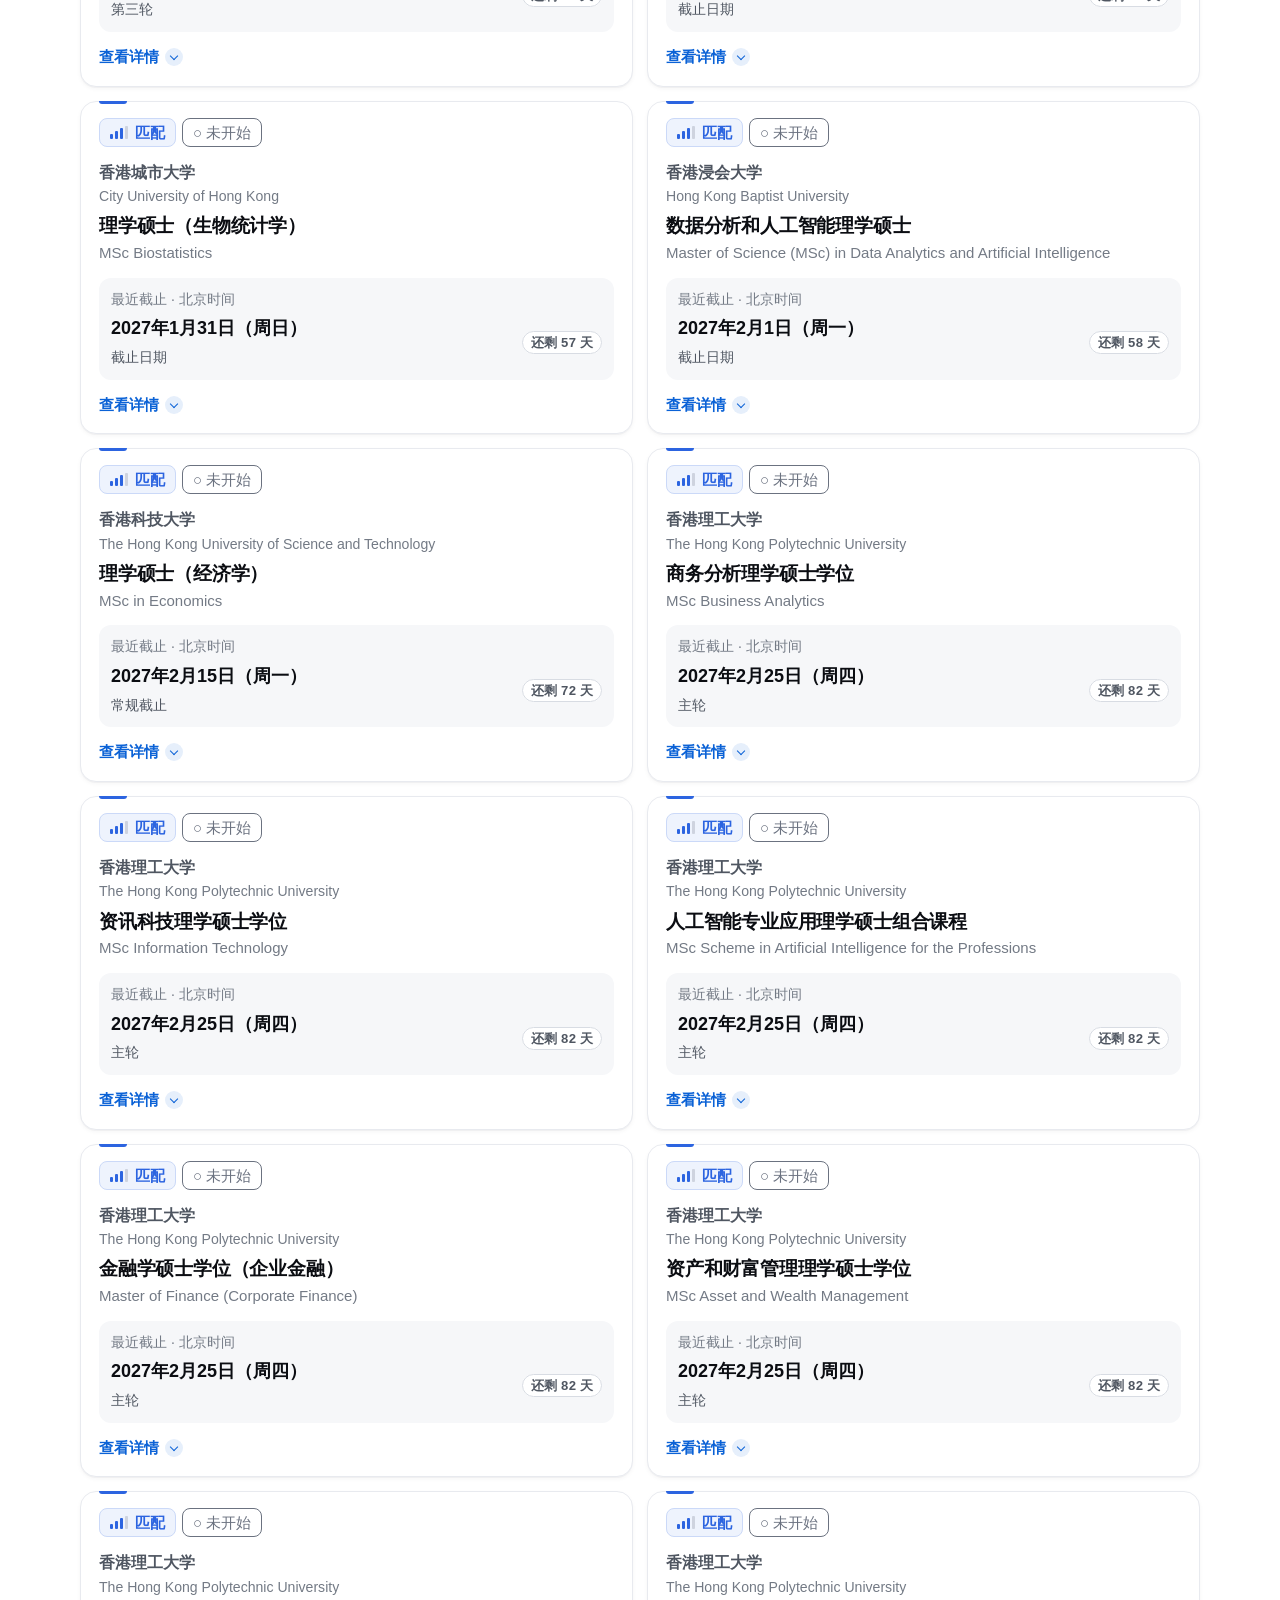
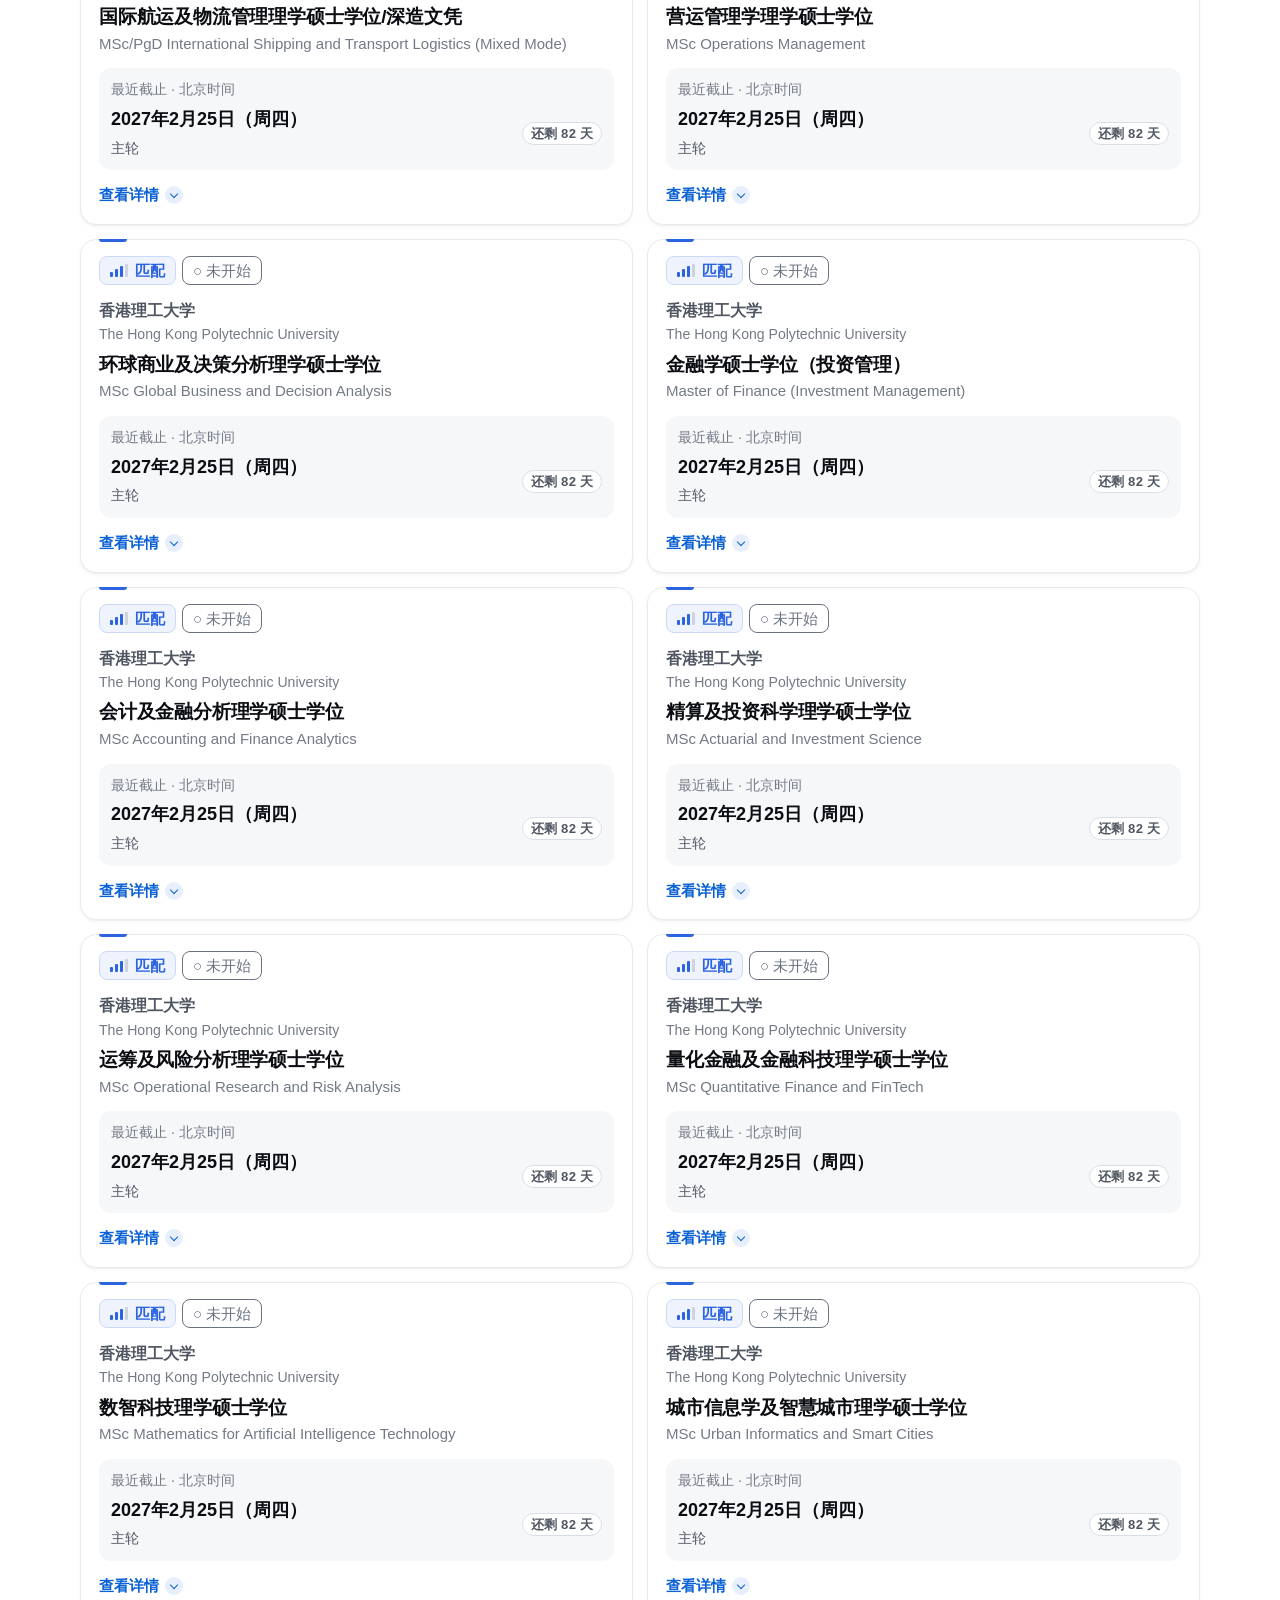
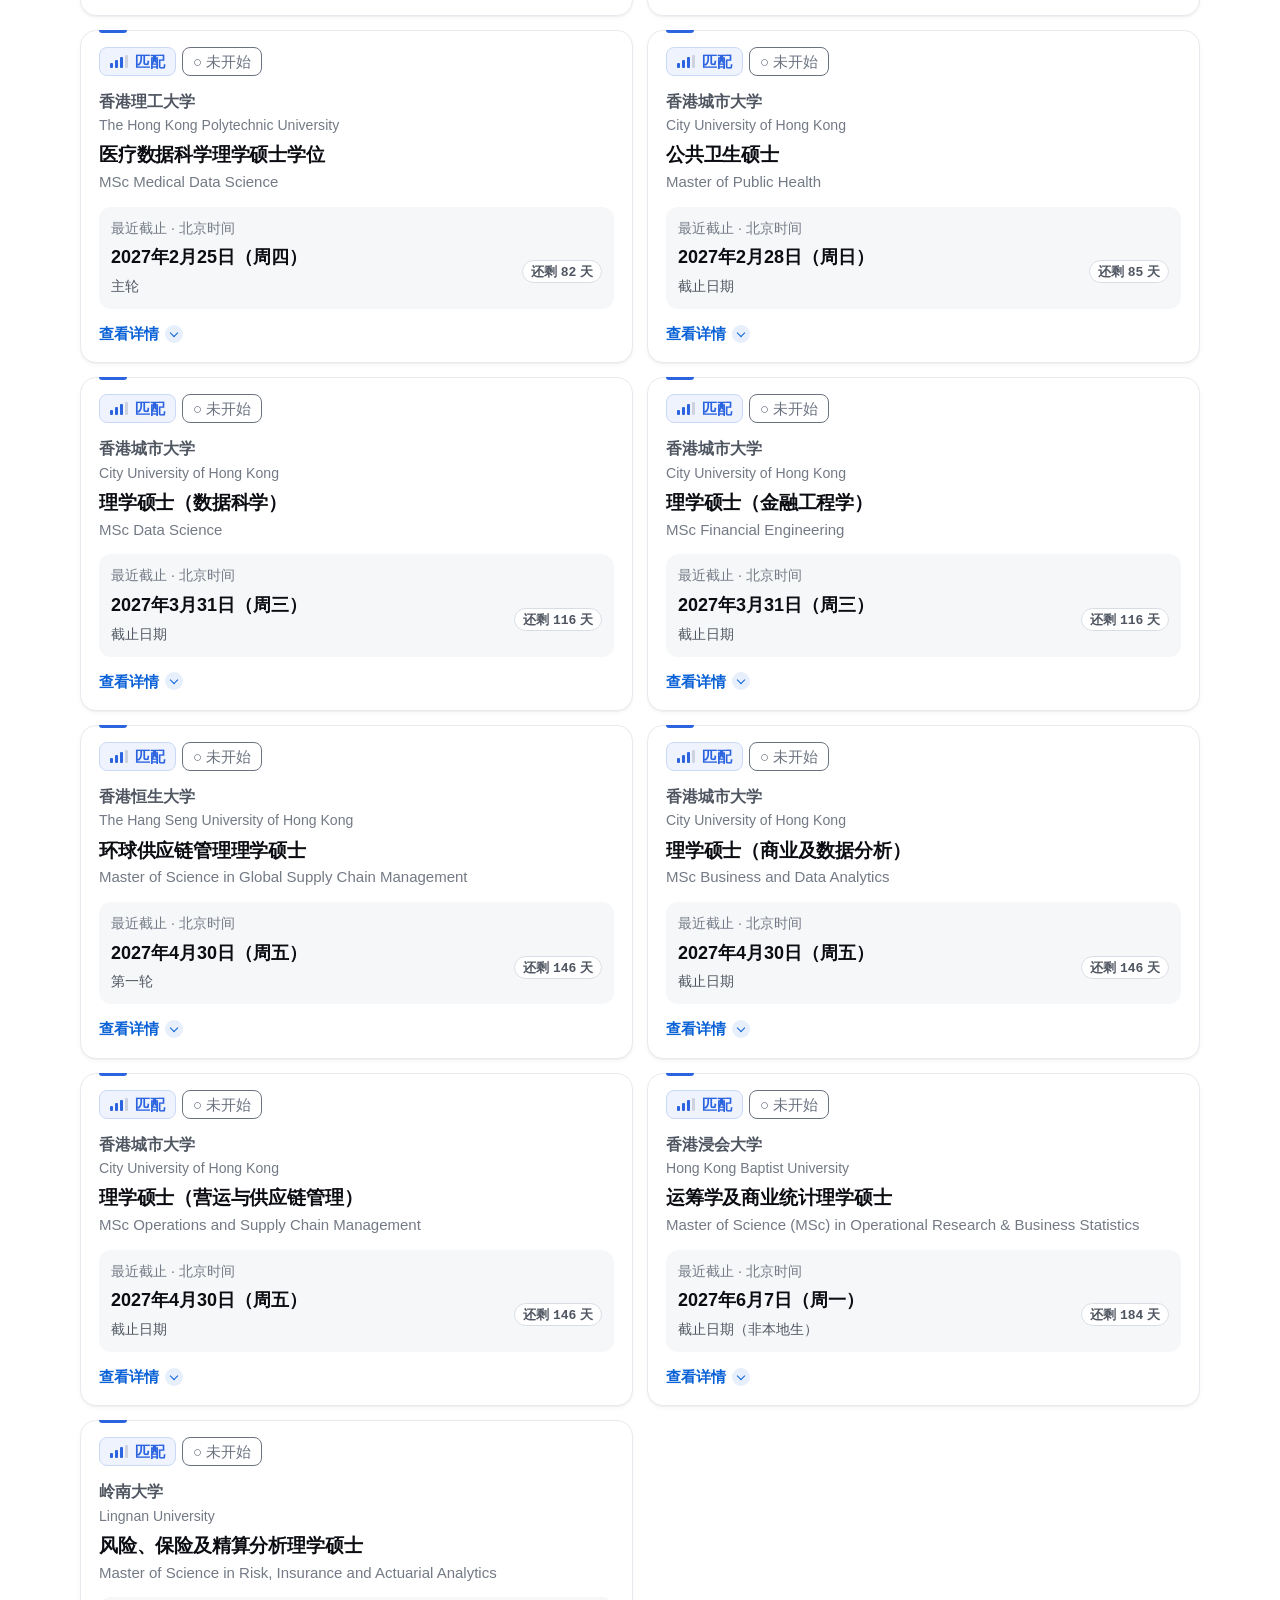
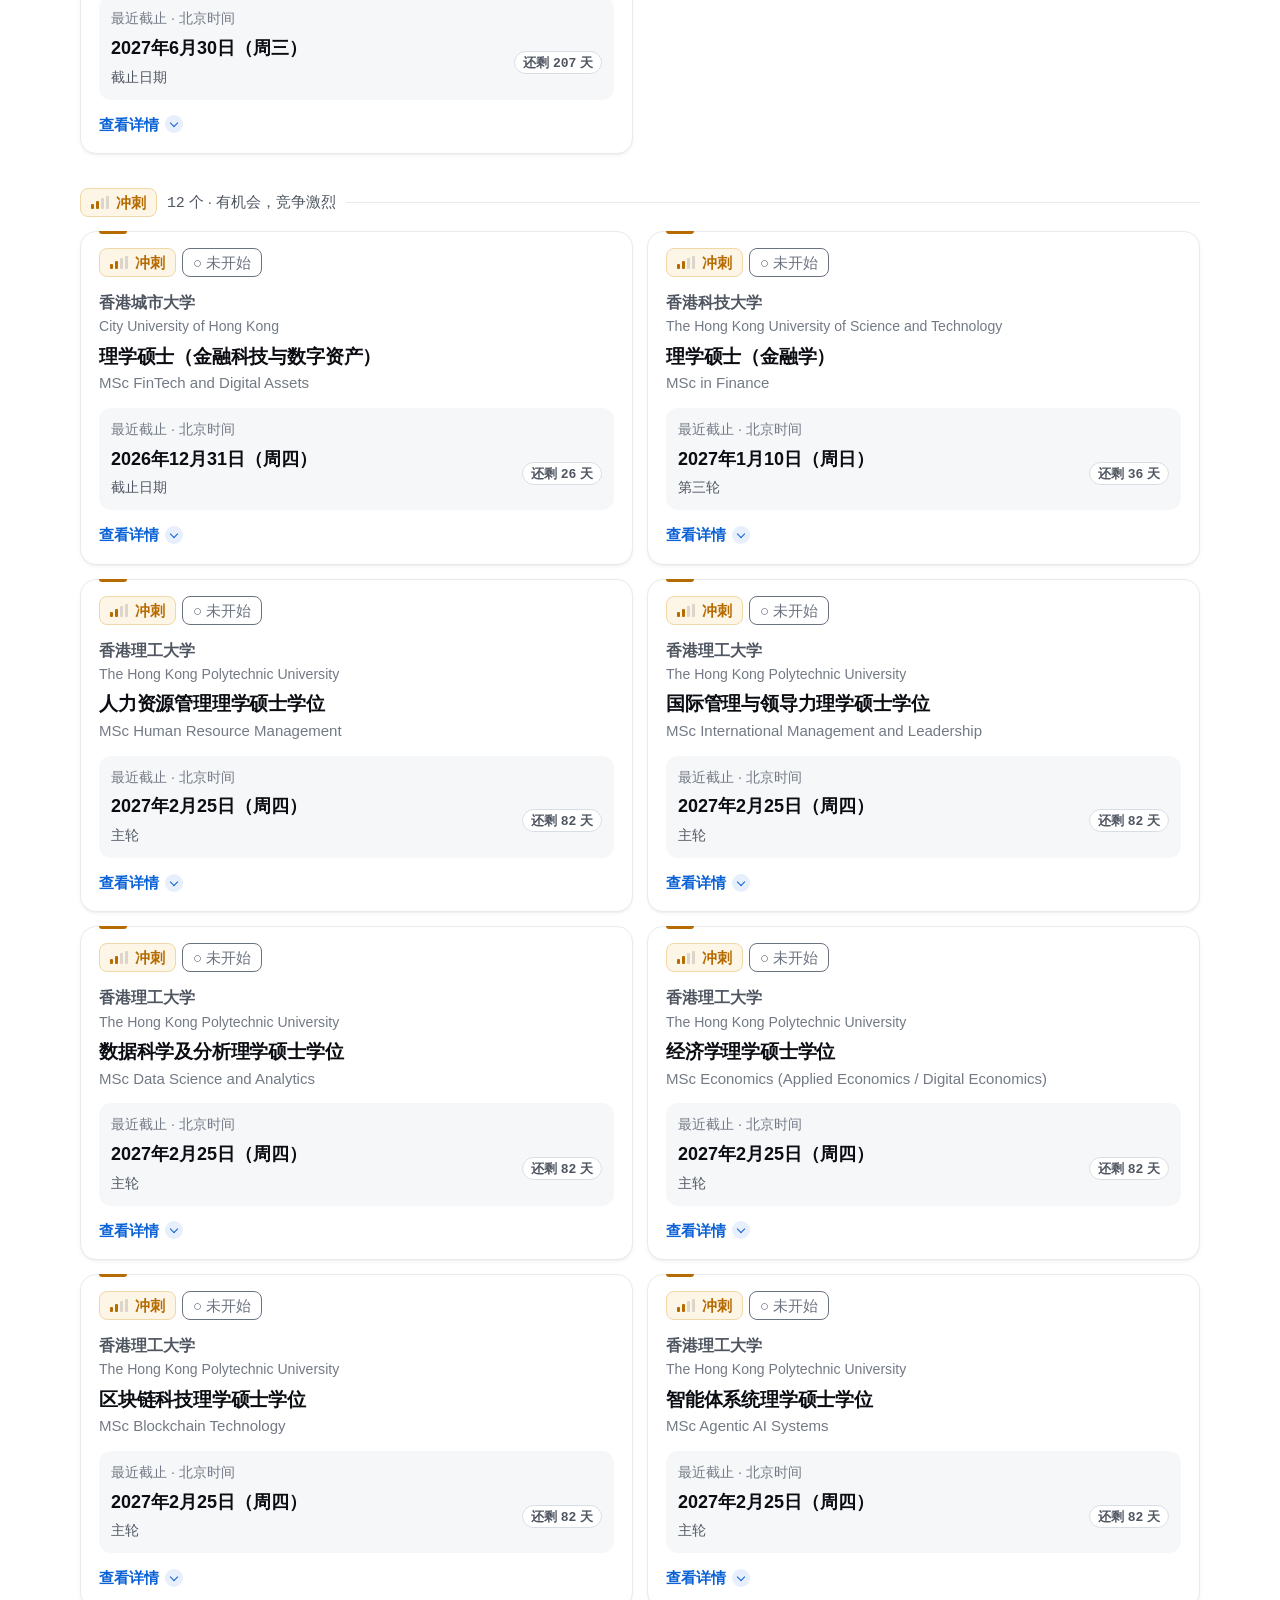
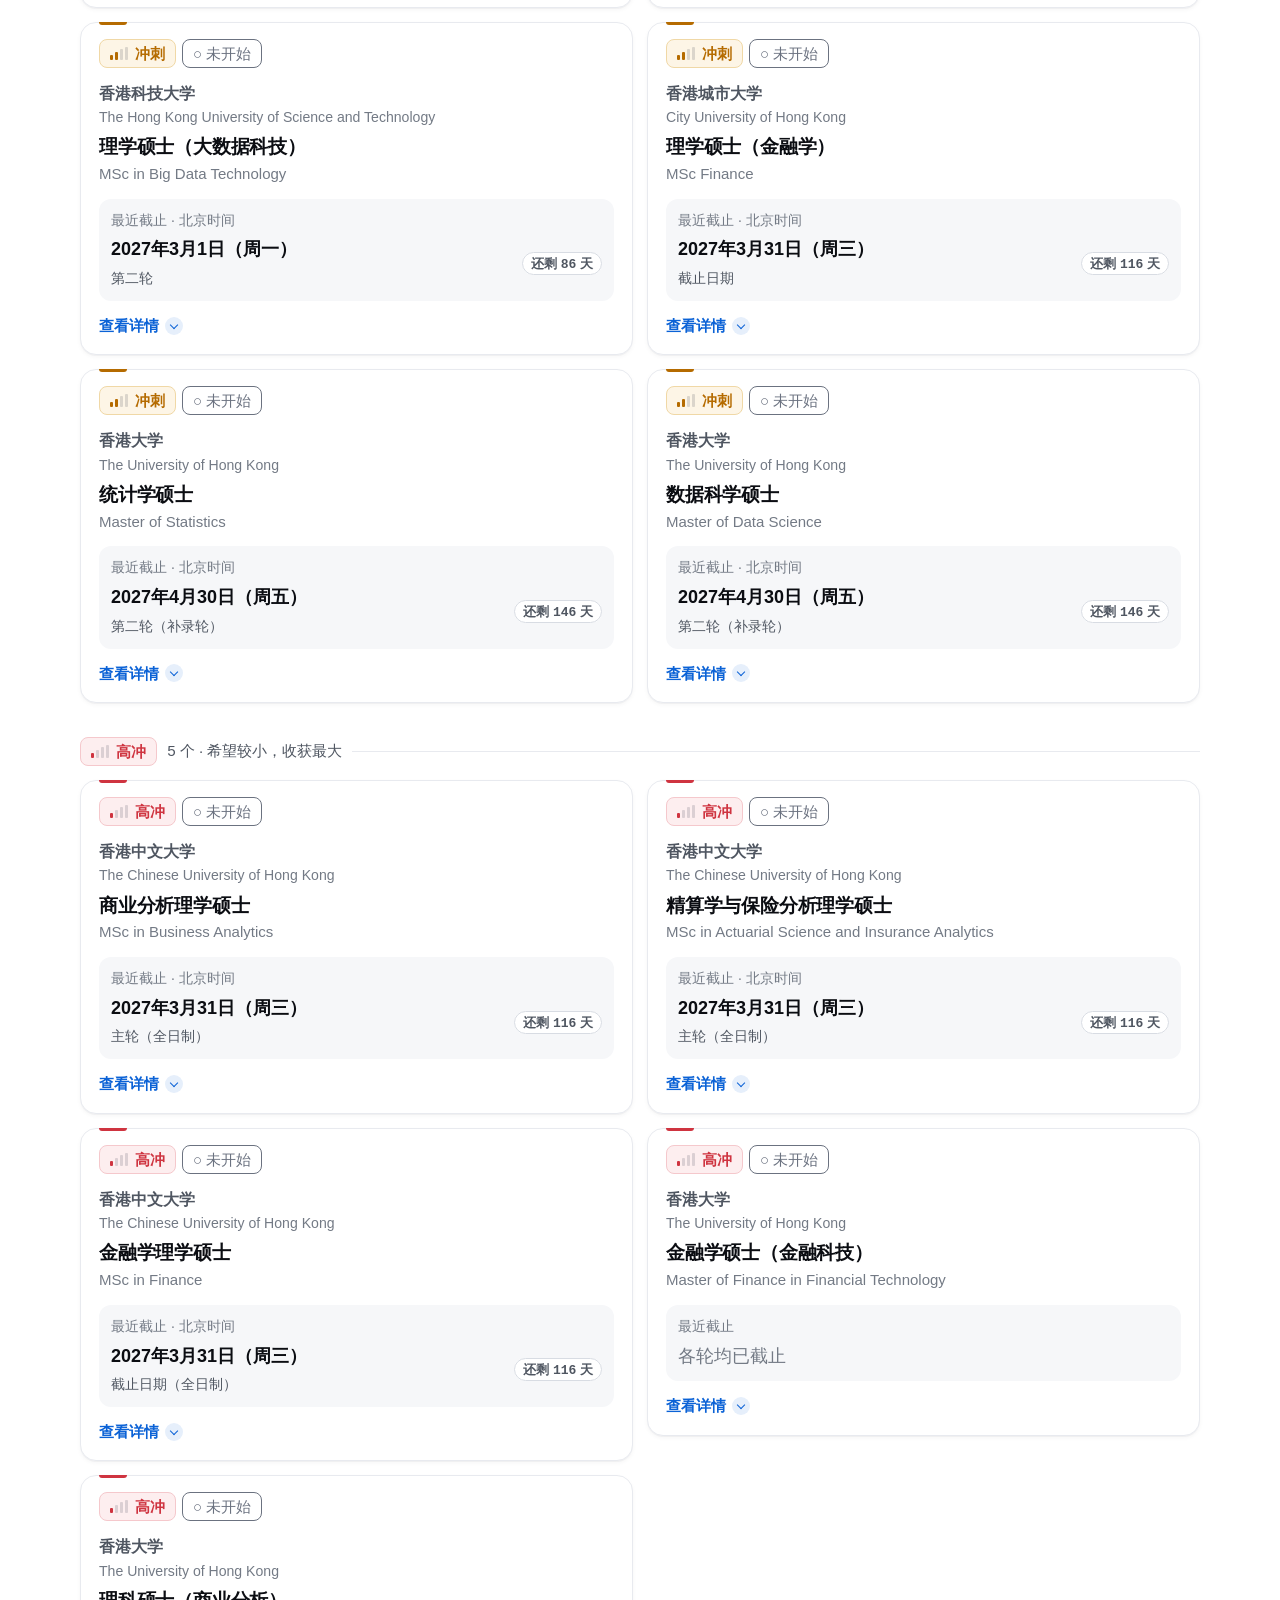
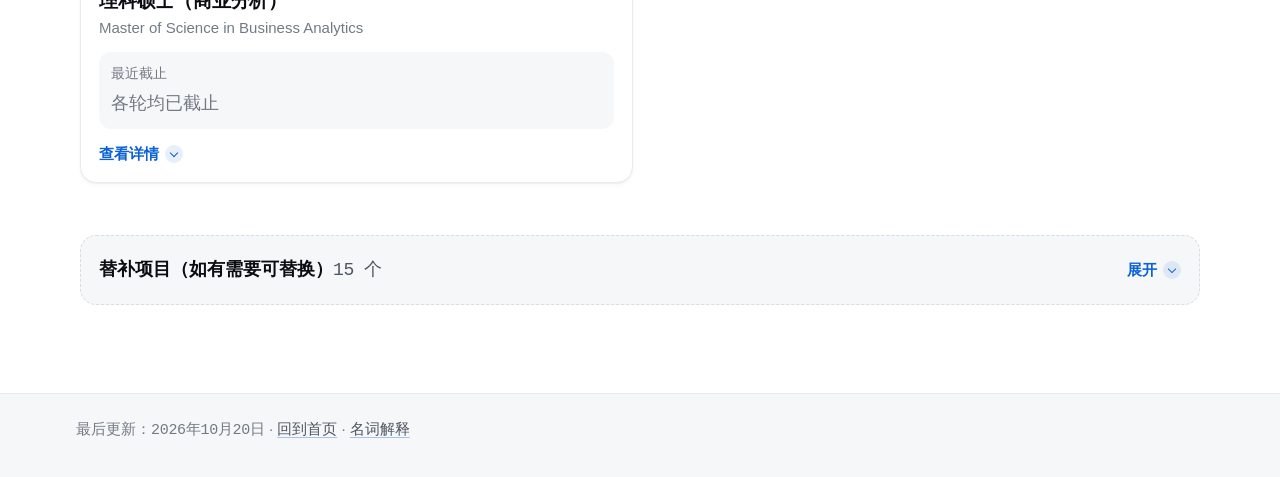
<file: hongkong.html>
<!doctype html>
<html lang="zh-CN">
<head>
<meta charset="utf-8">
<meta name="viewport" content="width=device-width, initial-scale=1">
<title>香港 · Fall 2027 硕士申请规划</title>
<meta name="robots" content="noindex">
<meta name="theme-color" content="#ffffff">
<link rel="icon" href="data:image/svg+xml,%3Csvg xmlns=%27http://www.w3.org/2000/svg%27 viewBox=%270 0 32 32%27%3E%3Crect width=%2732%27 height=%2732%27 rx=%277%27 fill=%27%230b0d12%27/%3E%3Ctext x=%2716%27 y=%2721%27 font-family=%27Menlo,monospace%27 font-size=%2711%27 font-weight=%27700%27 fill=%27%23fff%27 text-anchor=%27middle%27%3EF27%3C/text%3E%3C/svg%3E">
<link rel="stylesheet" href="assets/style.css">
</head>
<body data-region="香港">
<main id="app"><p class="muted">正在加载…</p></main>
<script src="assets/common.js"></script>
<script src="assets/region.js"></script>
</body>
</html>
</file>
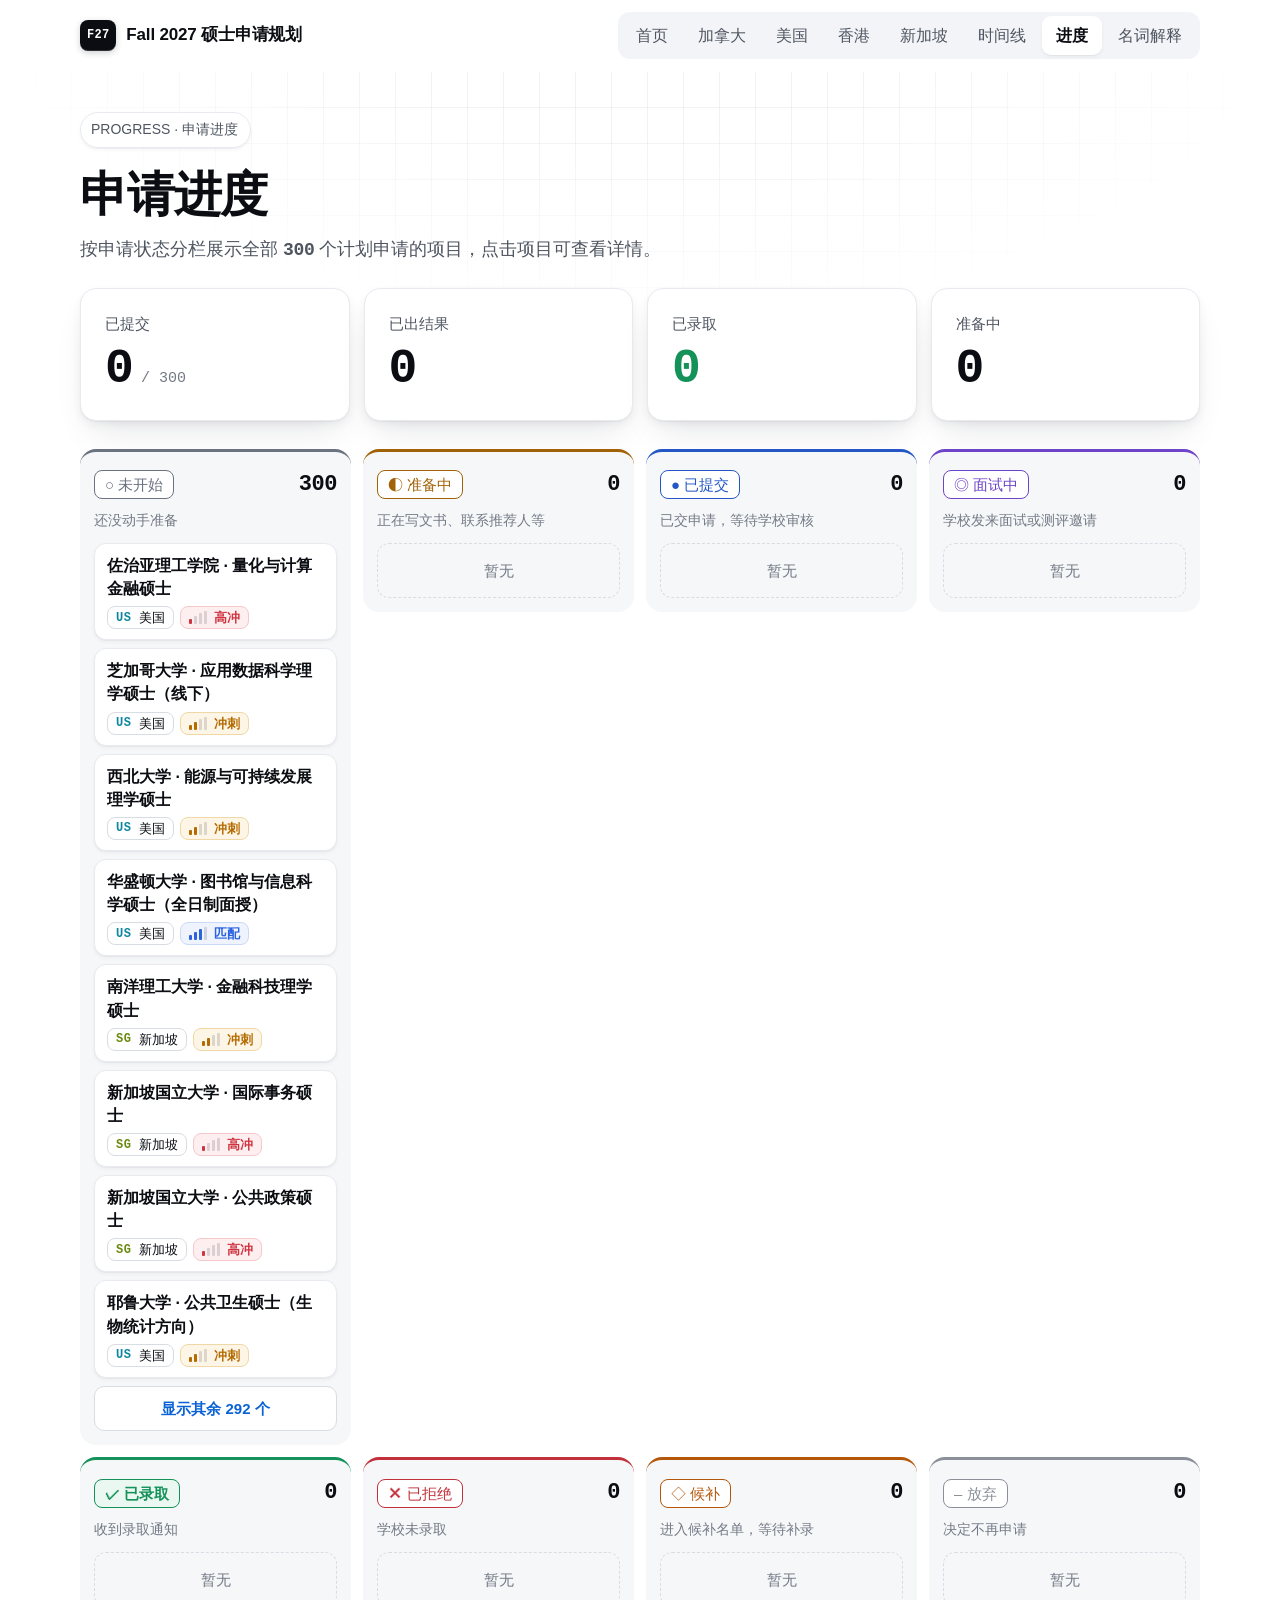
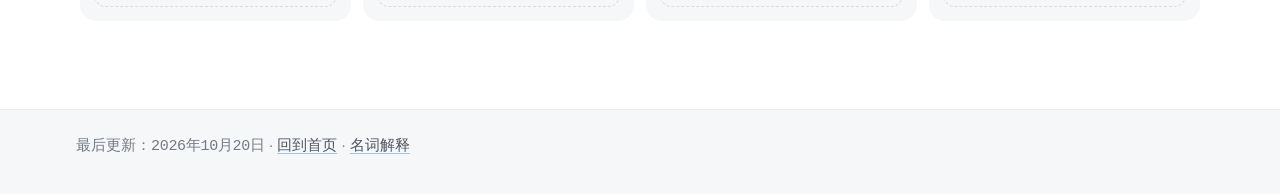
<file: progress.html>
<!doctype html>
<html lang="zh-CN">
<head>
<meta charset="utf-8">
<meta name="viewport" content="width=device-width, initial-scale=1">
<title>申请进度 · Fall 2027 硕士申请规划</title>
<meta name="robots" content="noindex">
<meta name="theme-color" content="#ffffff">
<link rel="icon" href="data:image/svg+xml,%3Csvg xmlns=%27http://www.w3.org/2000/svg%27 viewBox=%270 0 32 32%27%3E%3Crect width=%2732%27 height=%2732%27 rx=%277%27 fill=%27%230b0d12%27/%3E%3Ctext x=%2716%27 y=%2721%27 font-family=%27Menlo,monospace%27 font-size=%2711%27 font-weight=%27700%27 fill=%27%23fff%27 text-anchor=%27middle%27%3EF27%3C/text%3E%3C/svg%3E">
<link rel="stylesheet" href="assets/style.css">
</head>
<body>
<main id="app"><p class="muted">正在加载…</p></main>
<script src="assets/common.js"></script>
<script src="assets/progress.js"></script>
</body>
</html>
</file>
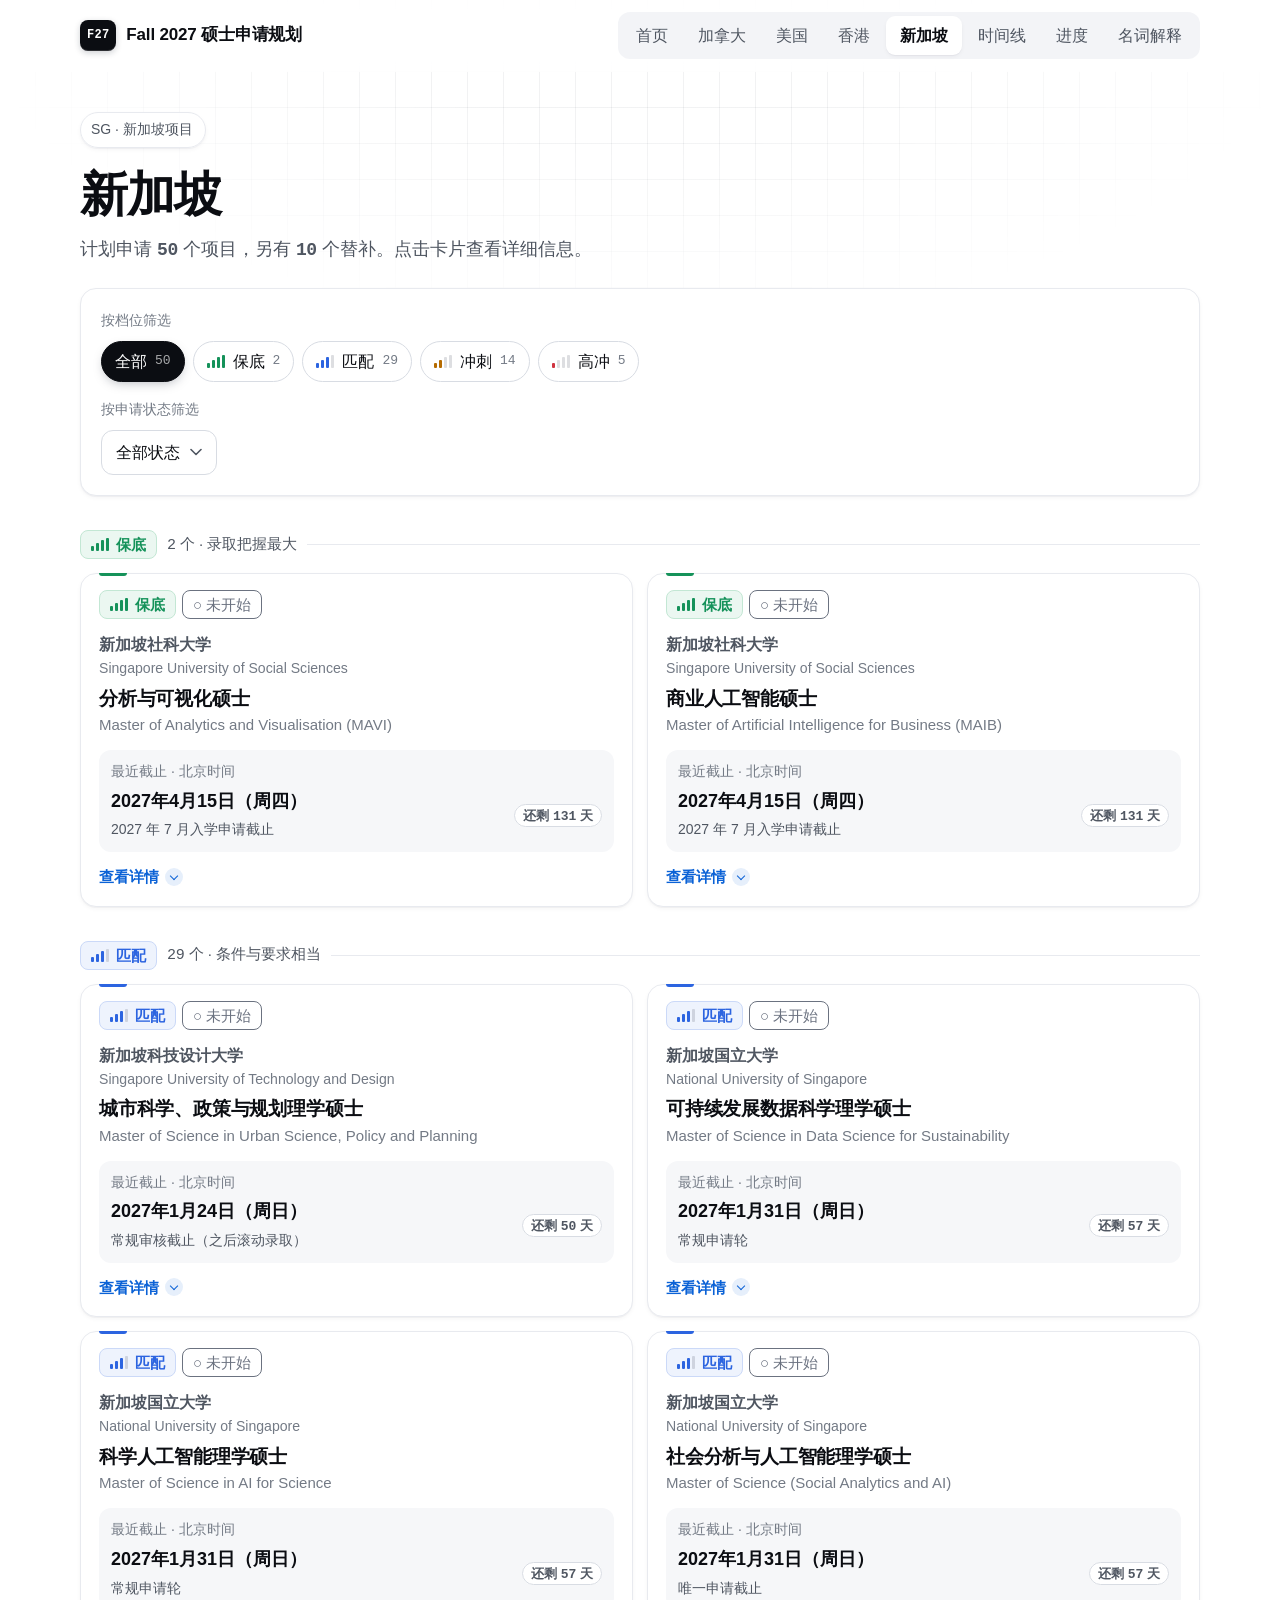
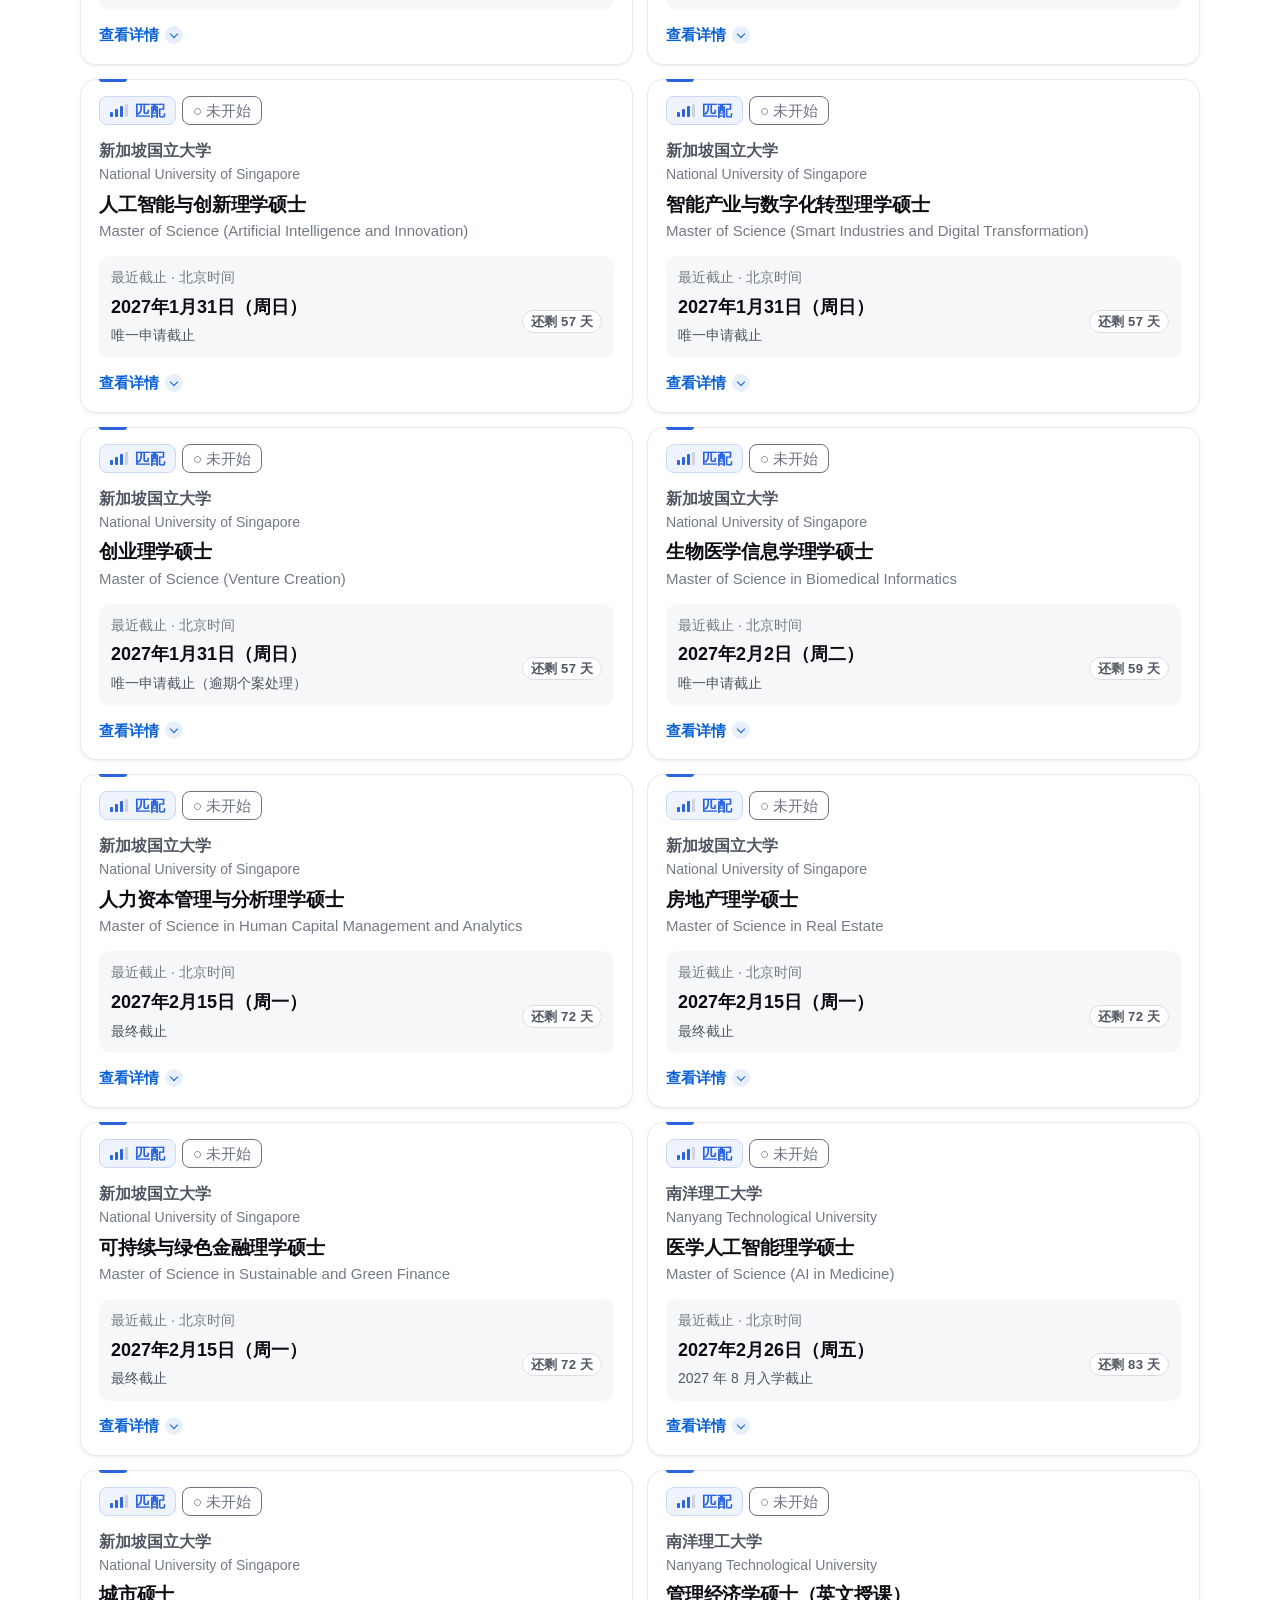
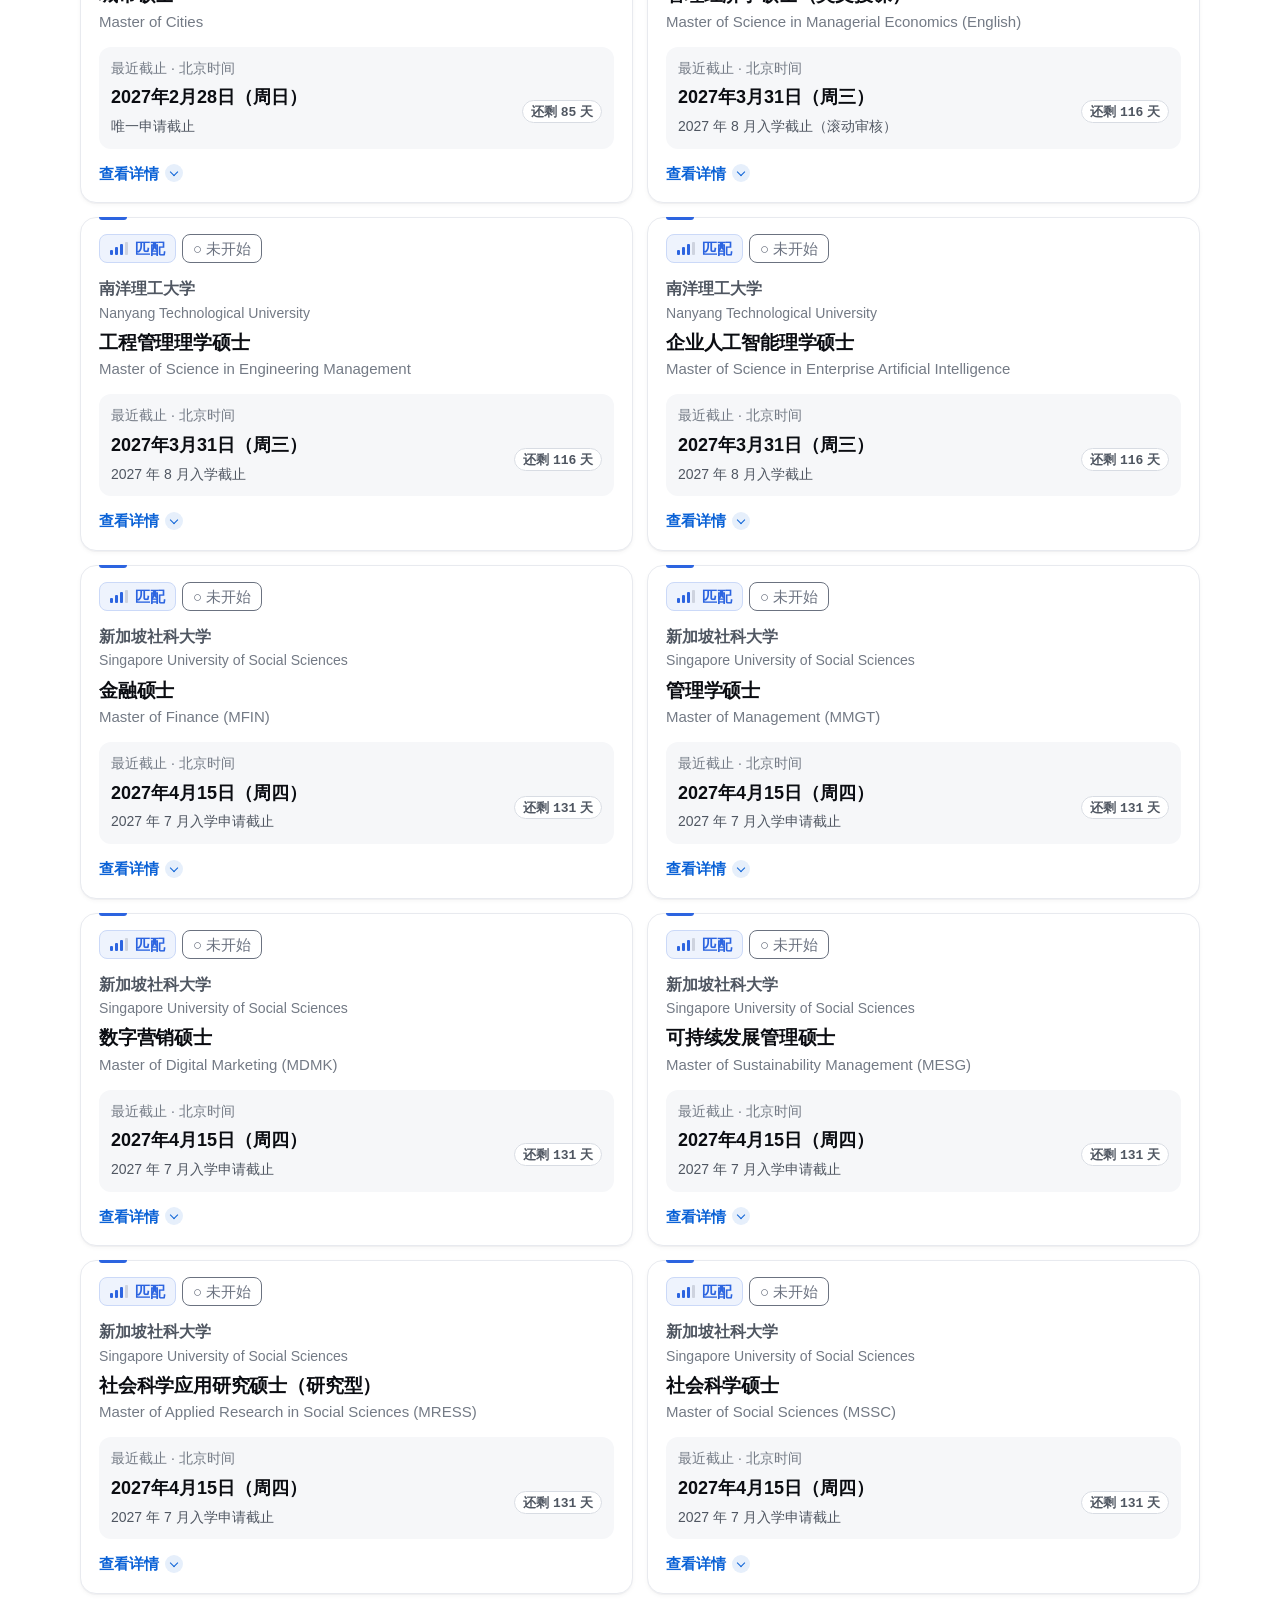
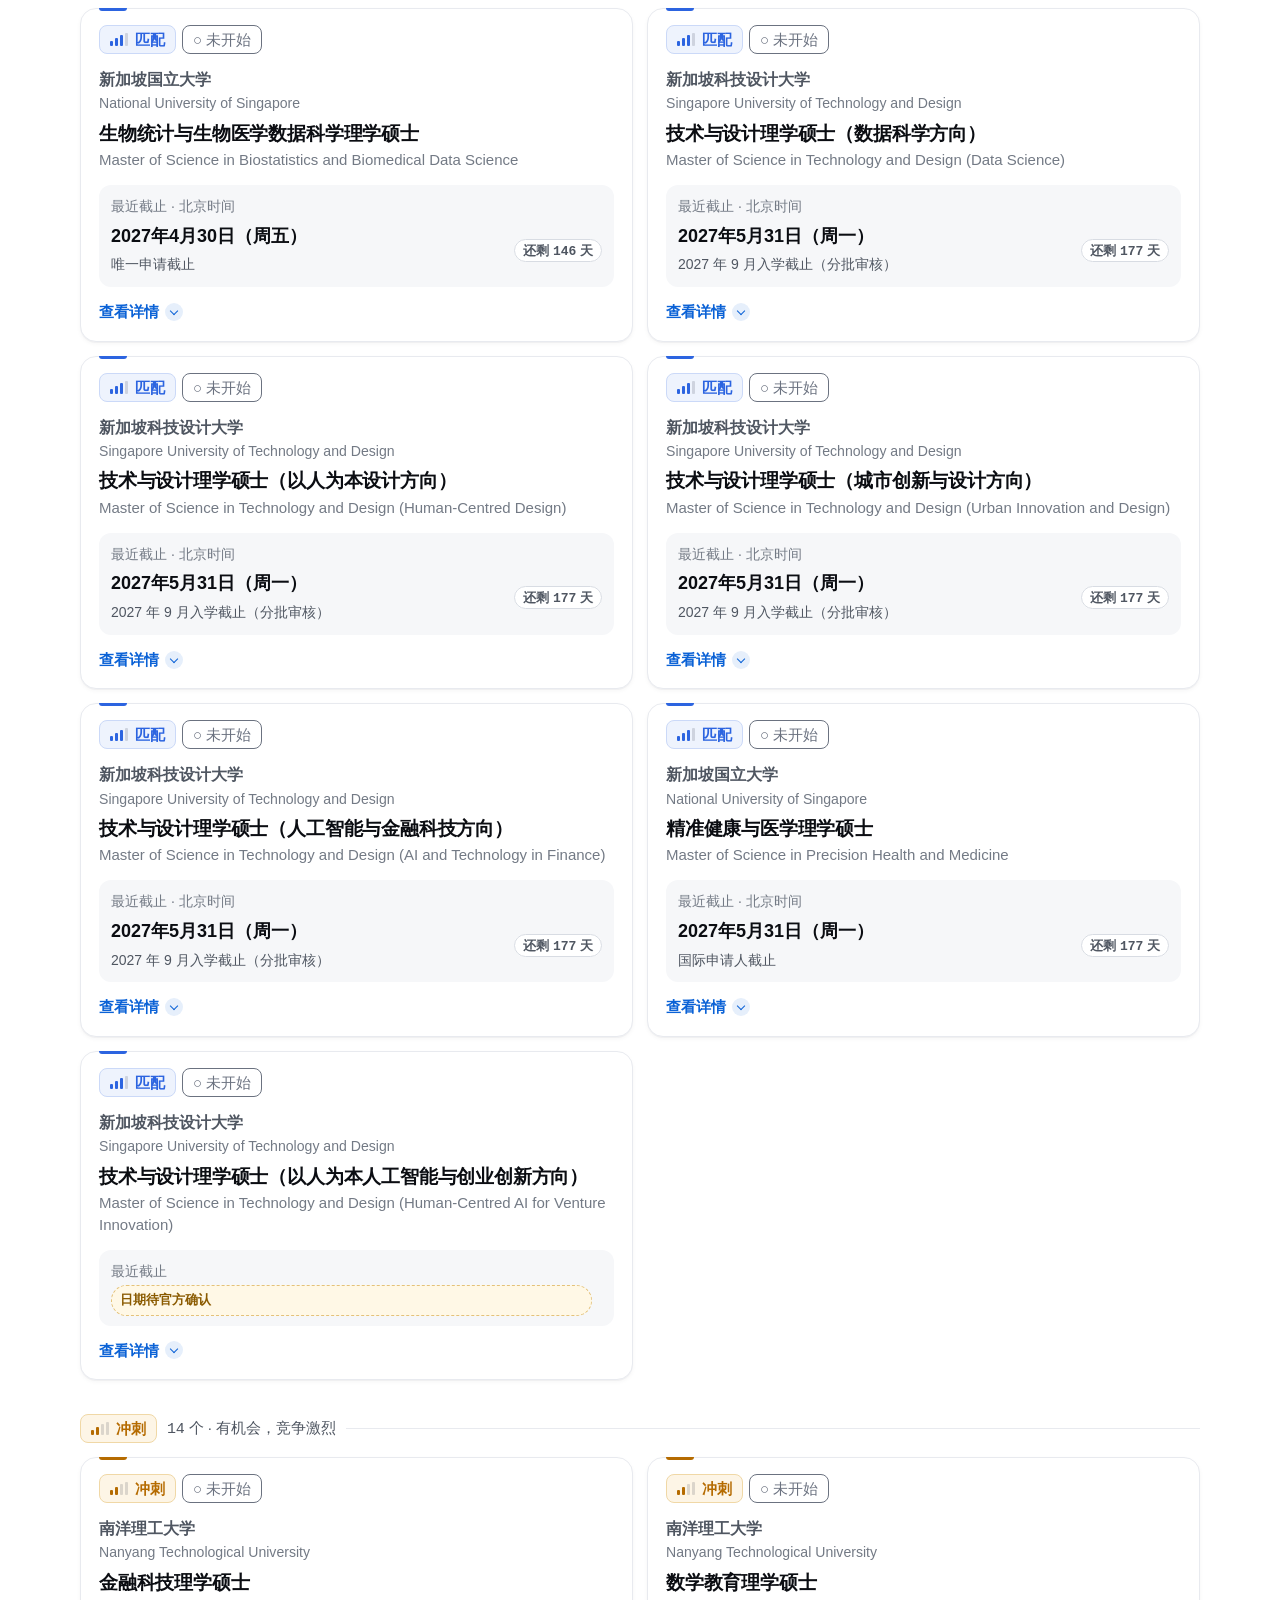
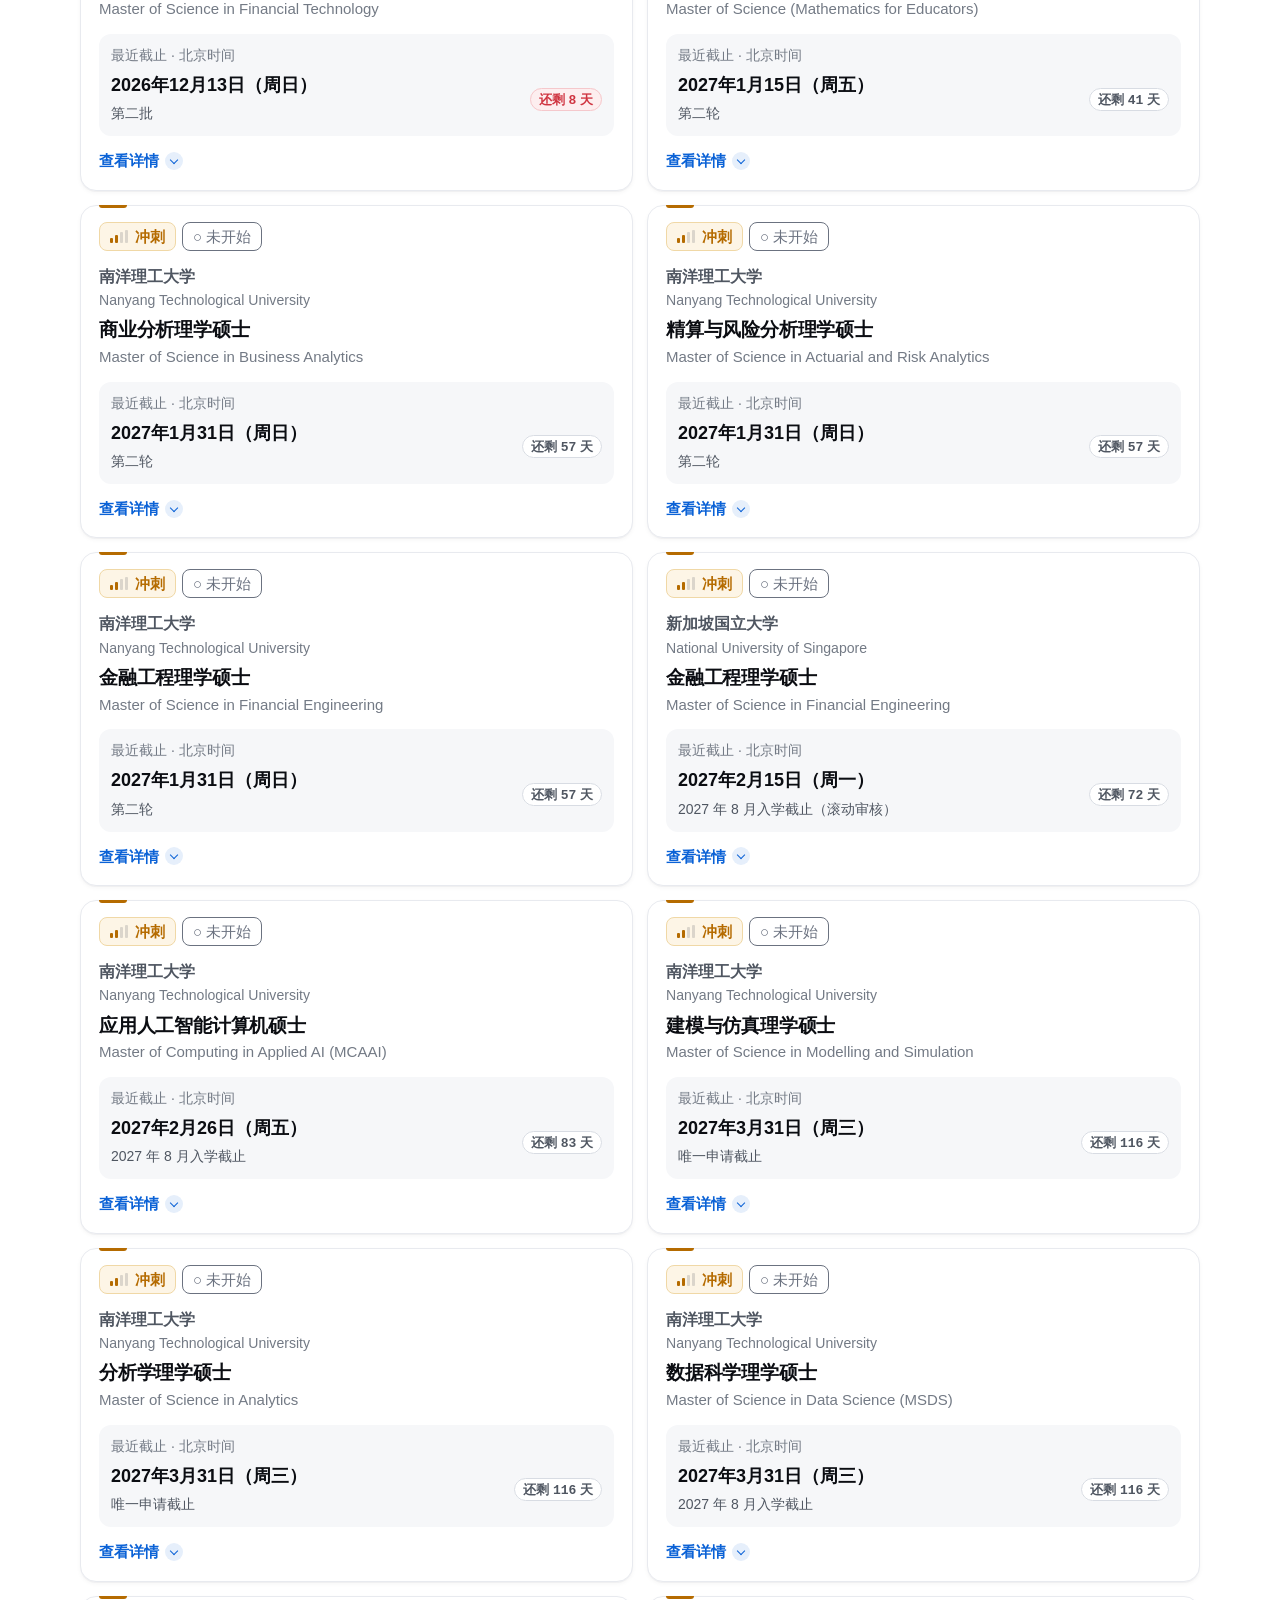
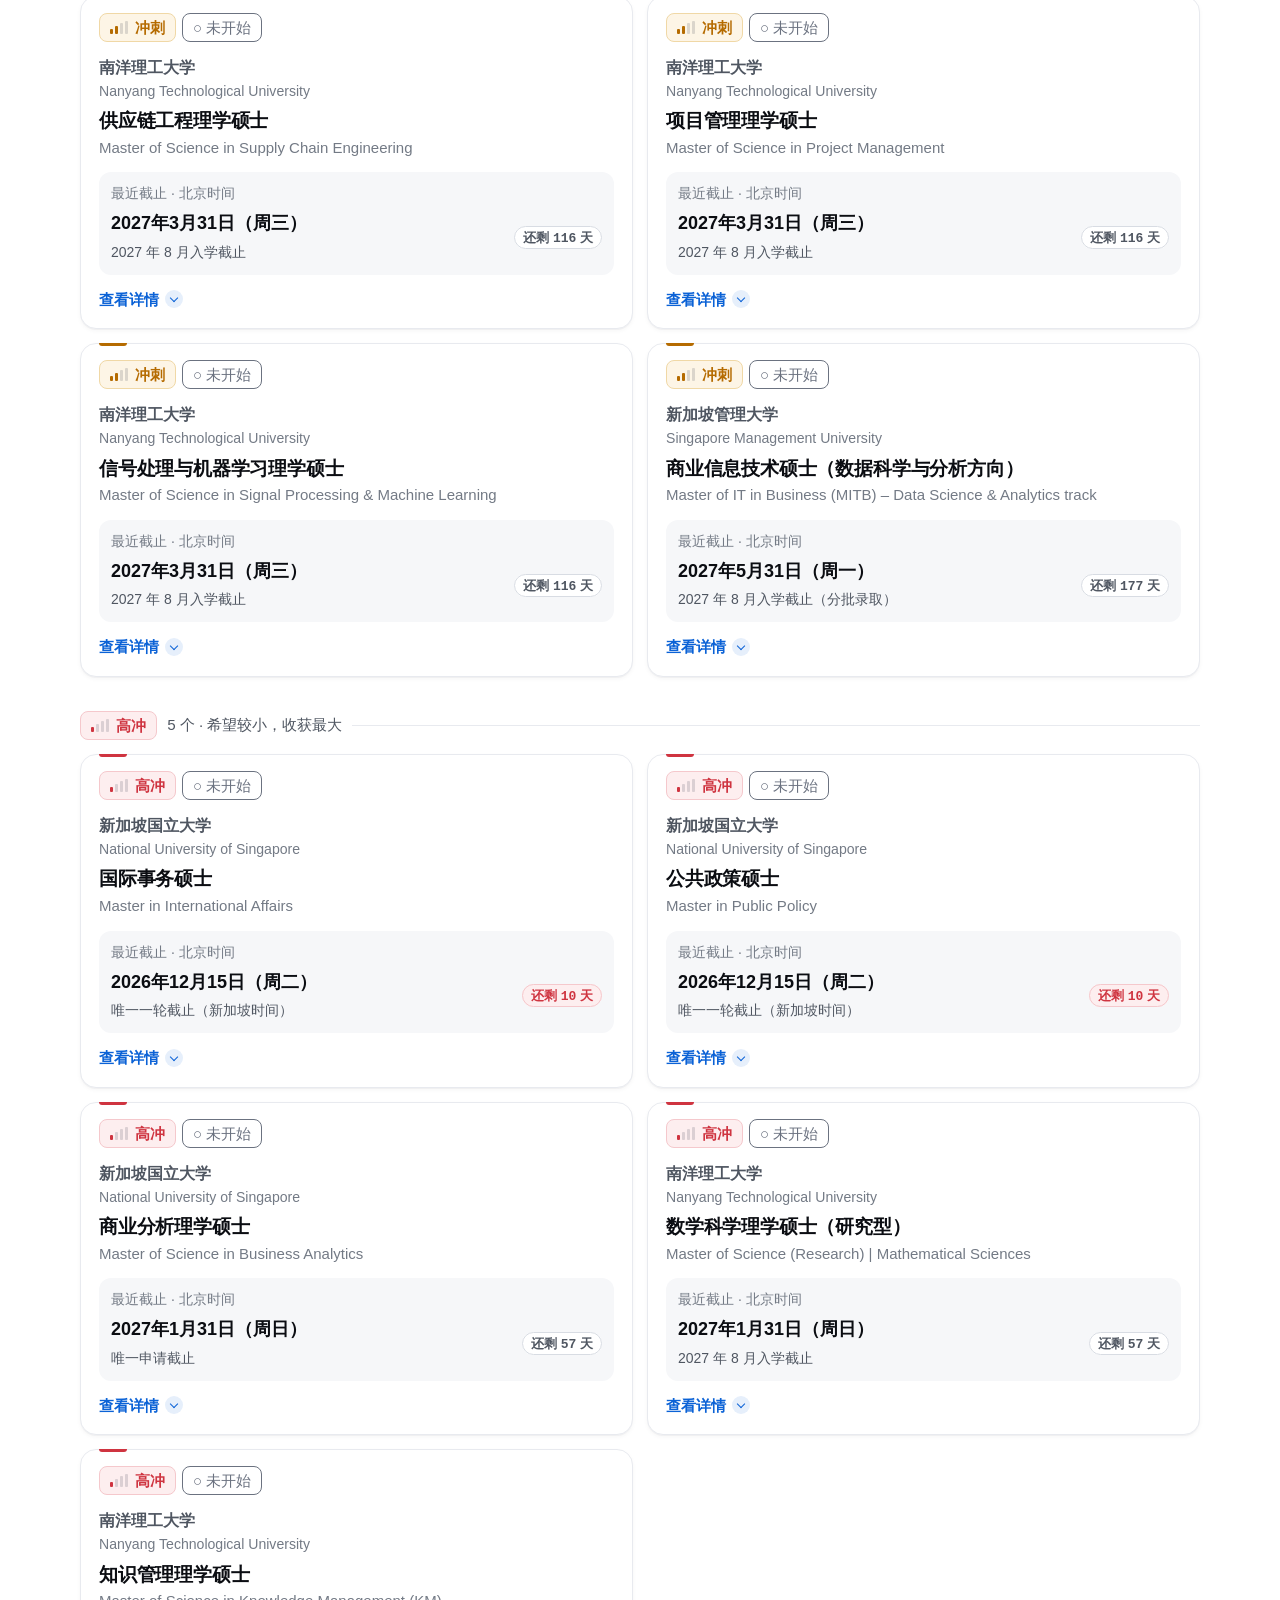
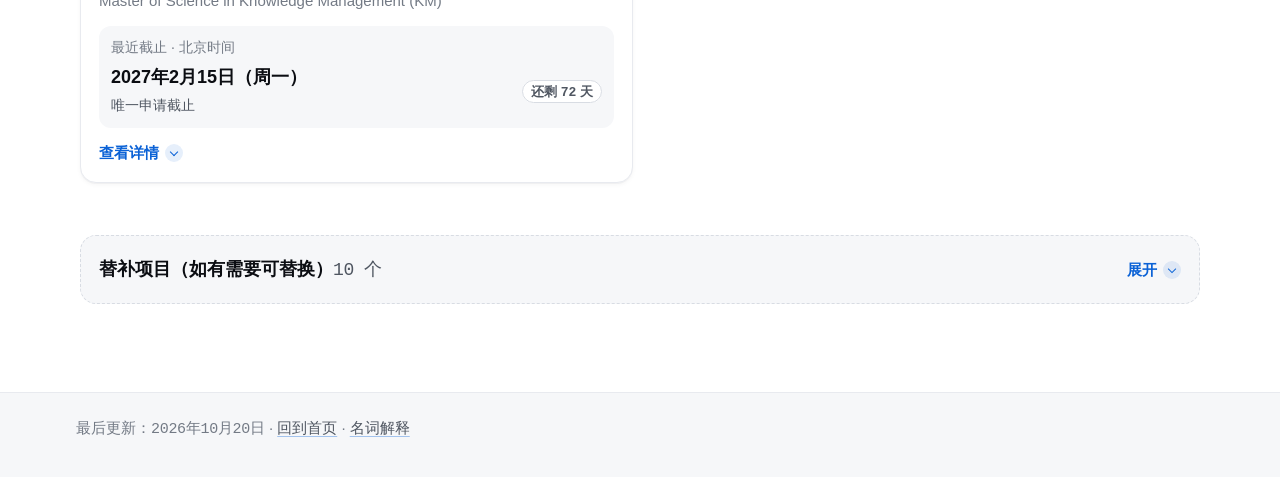
<file: singapore.html>
<!doctype html>
<html lang="zh-CN">
<head>
<meta charset="utf-8">
<meta name="viewport" content="width=device-width, initial-scale=1">
<title>新加坡 · Fall 2027 硕士申请规划</title>
<meta name="robots" content="noindex">
<meta name="theme-color" content="#ffffff">
<link rel="icon" href="data:image/svg+xml,%3Csvg xmlns=%27http://www.w3.org/2000/svg%27 viewBox=%270 0 32 32%27%3E%3Crect width=%2732%27 height=%2732%27 rx=%277%27 fill=%27%230b0d12%27/%3E%3Ctext x=%2716%27 y=%2721%27 font-family=%27Menlo,monospace%27 font-size=%2711%27 font-weight=%27700%27 fill=%27%23fff%27 text-anchor=%27middle%27%3EF27%3C/text%3E%3C/svg%3E">
<link rel="stylesheet" href="assets/style.css">
</head>
<body data-region="新加坡">
<main id="app"><p class="muted">正在加载…</p></main>
<script src="assets/common.js"></script>
<script src="assets/region.js"></script>
</body>
</html>
</file>
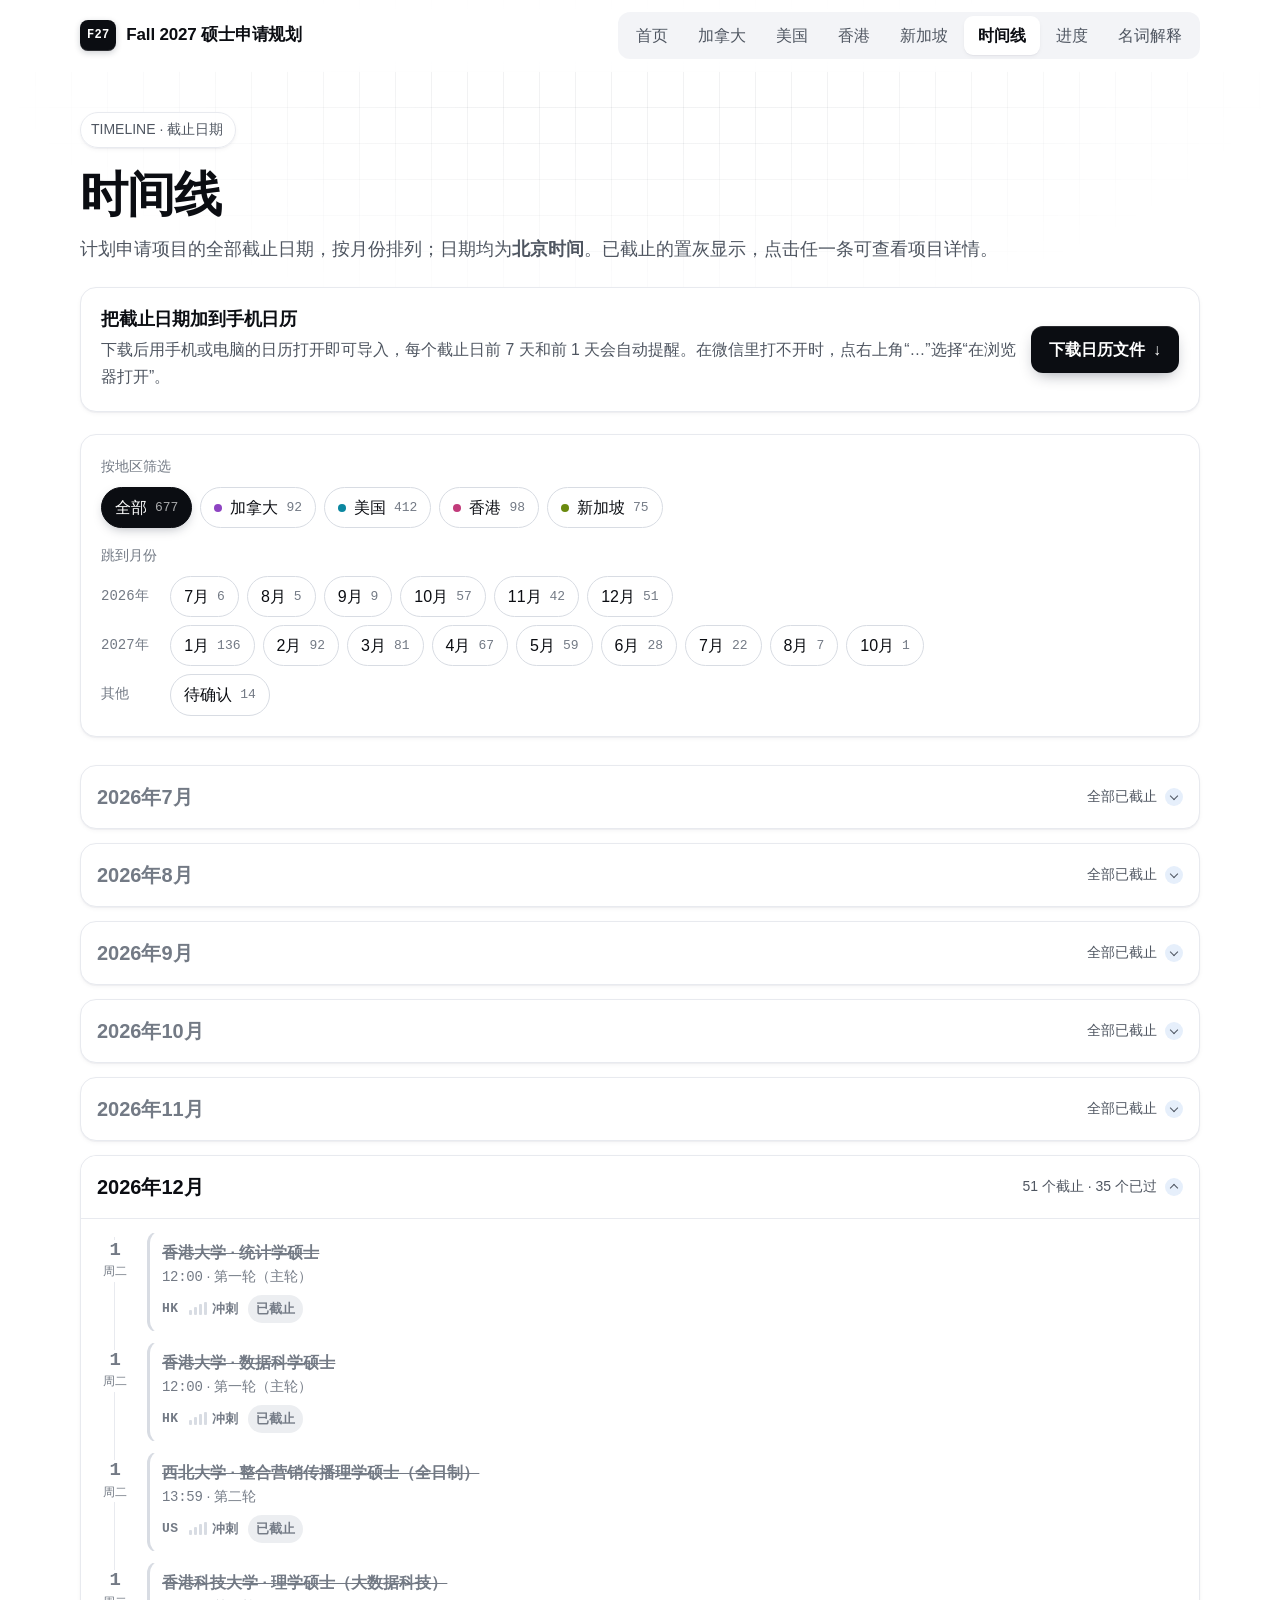
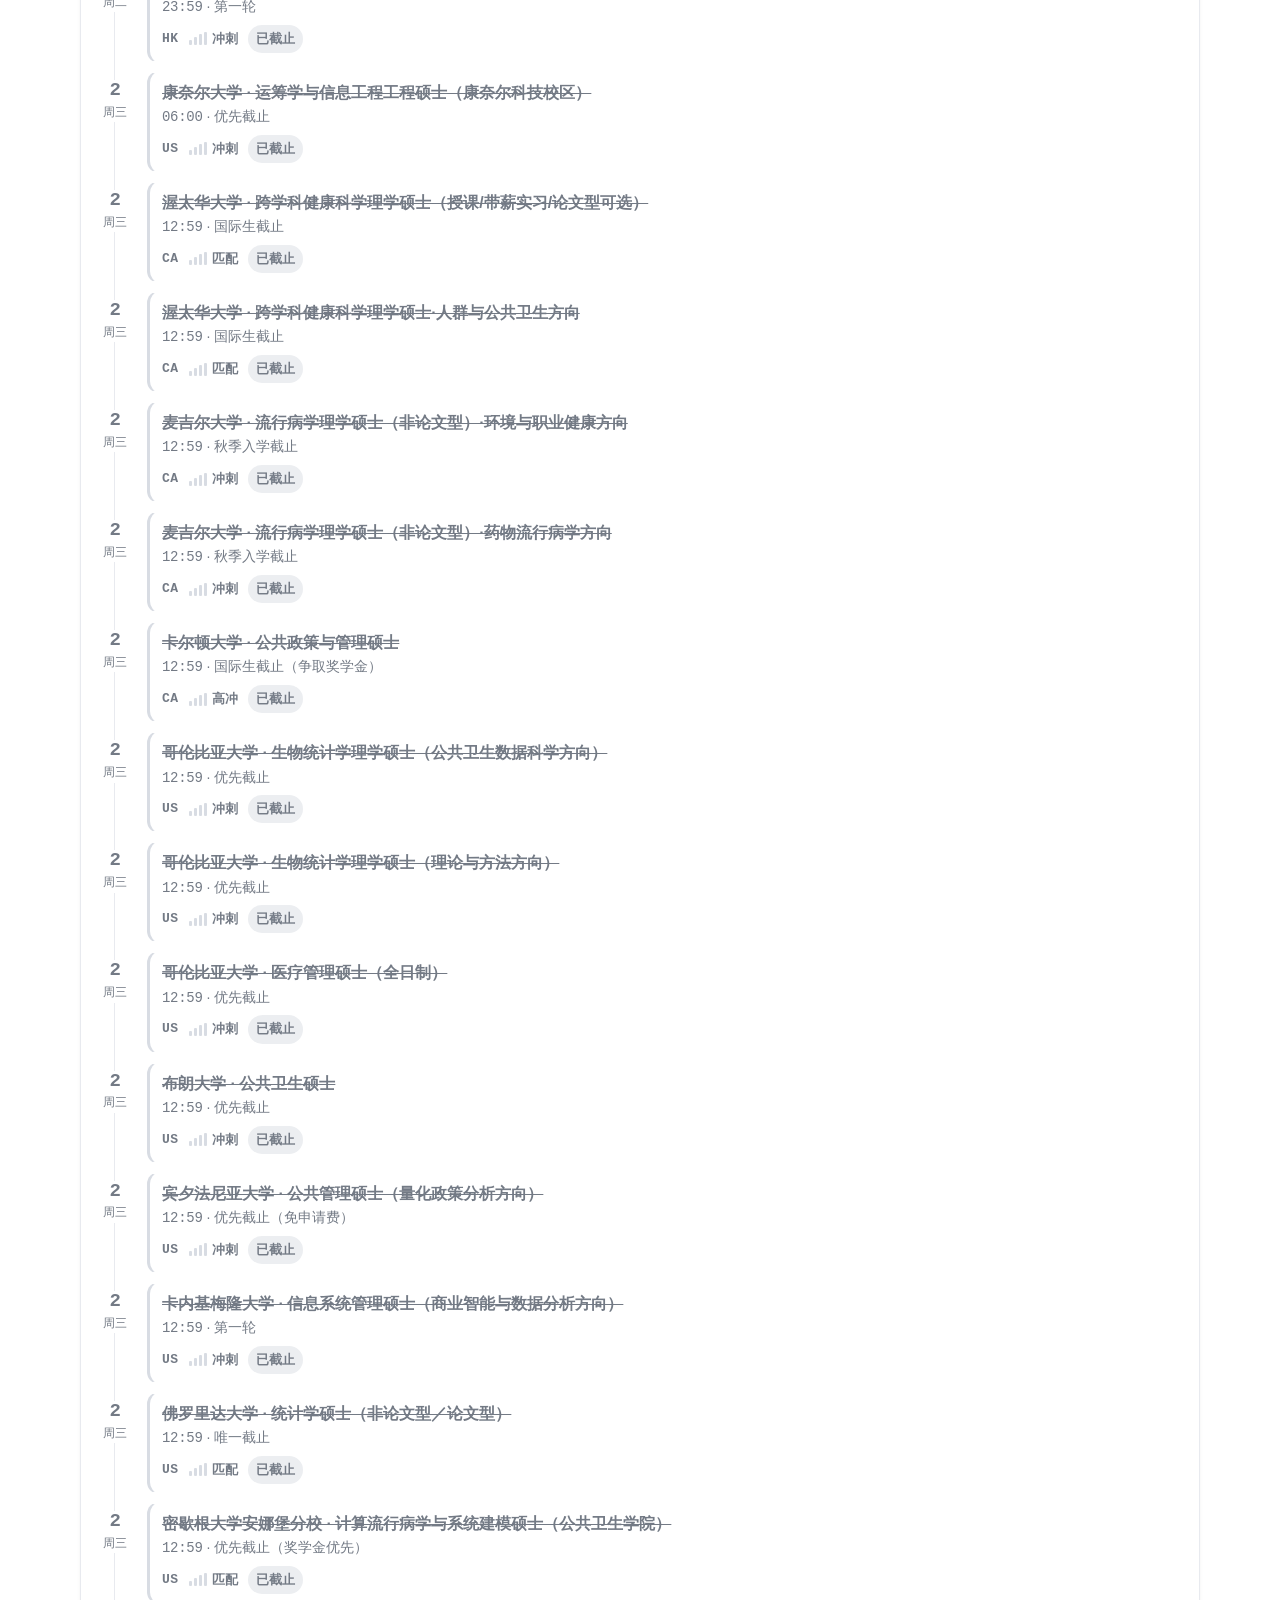
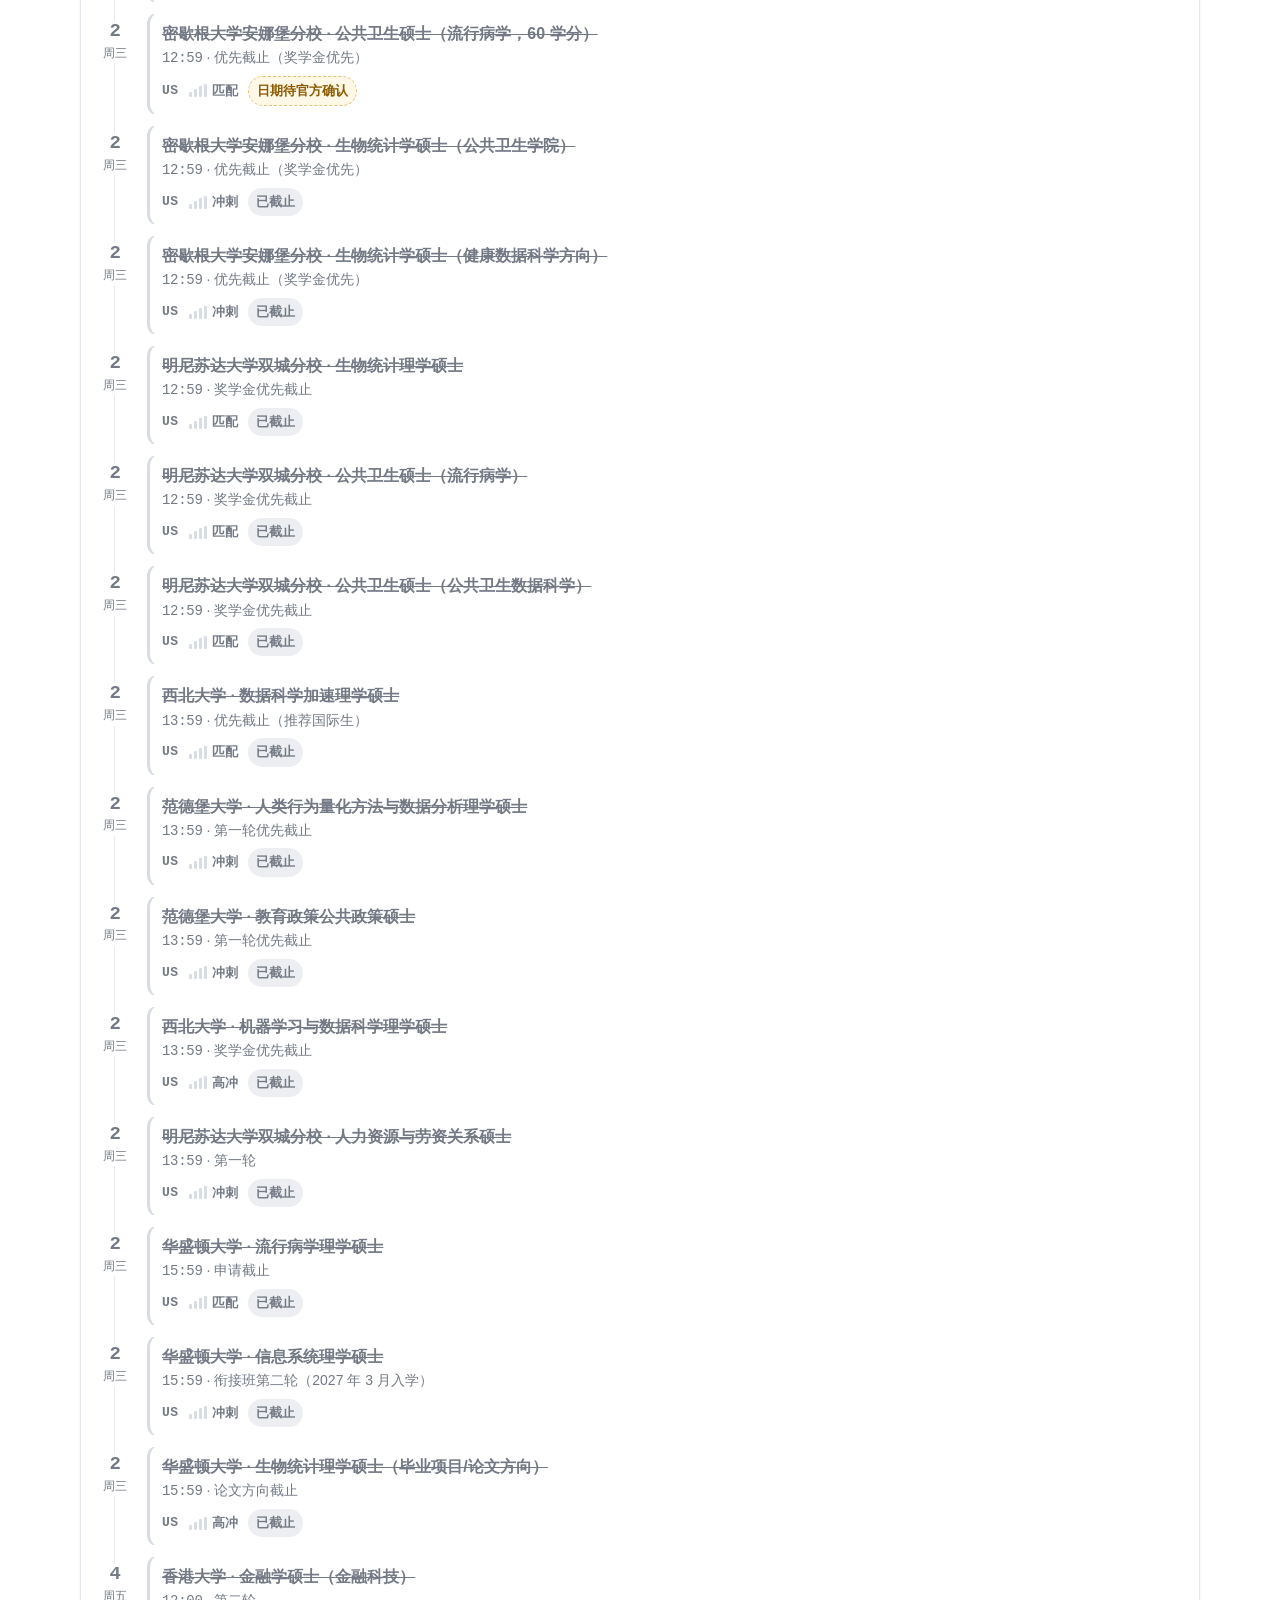
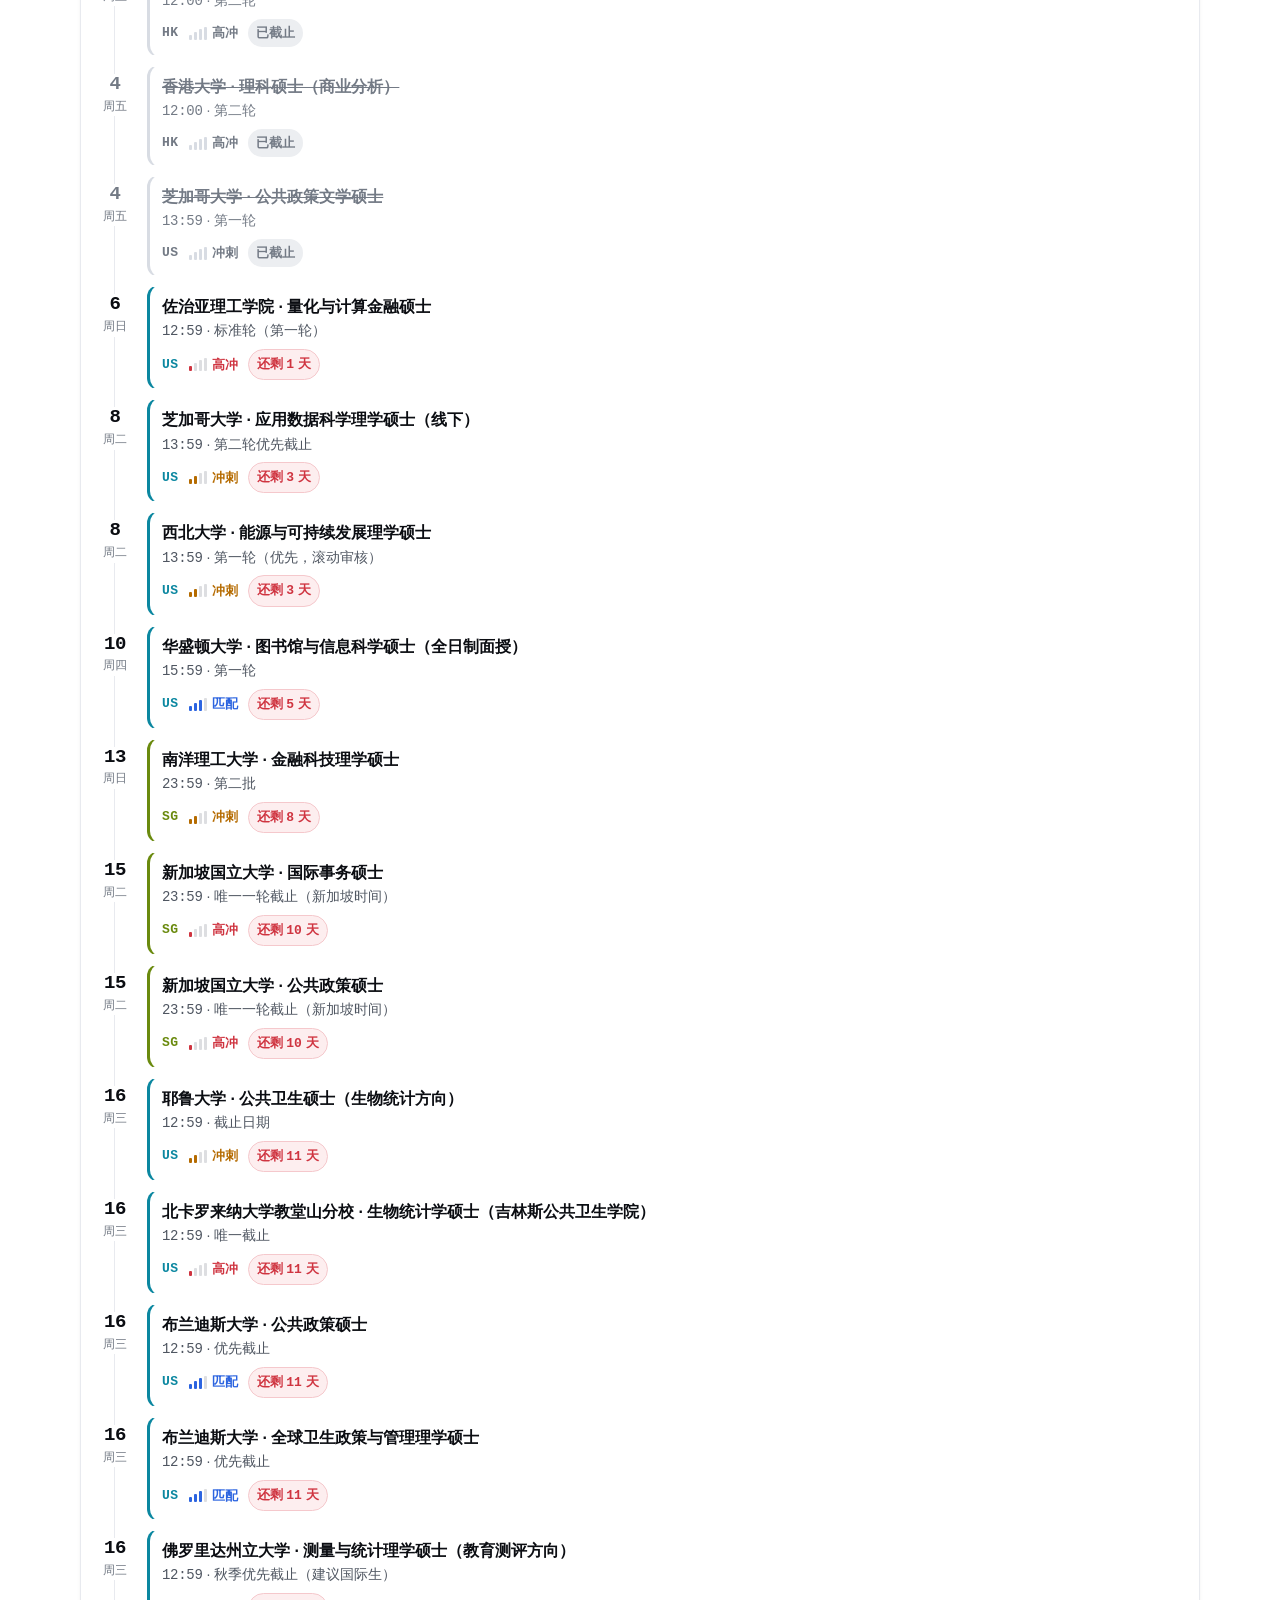
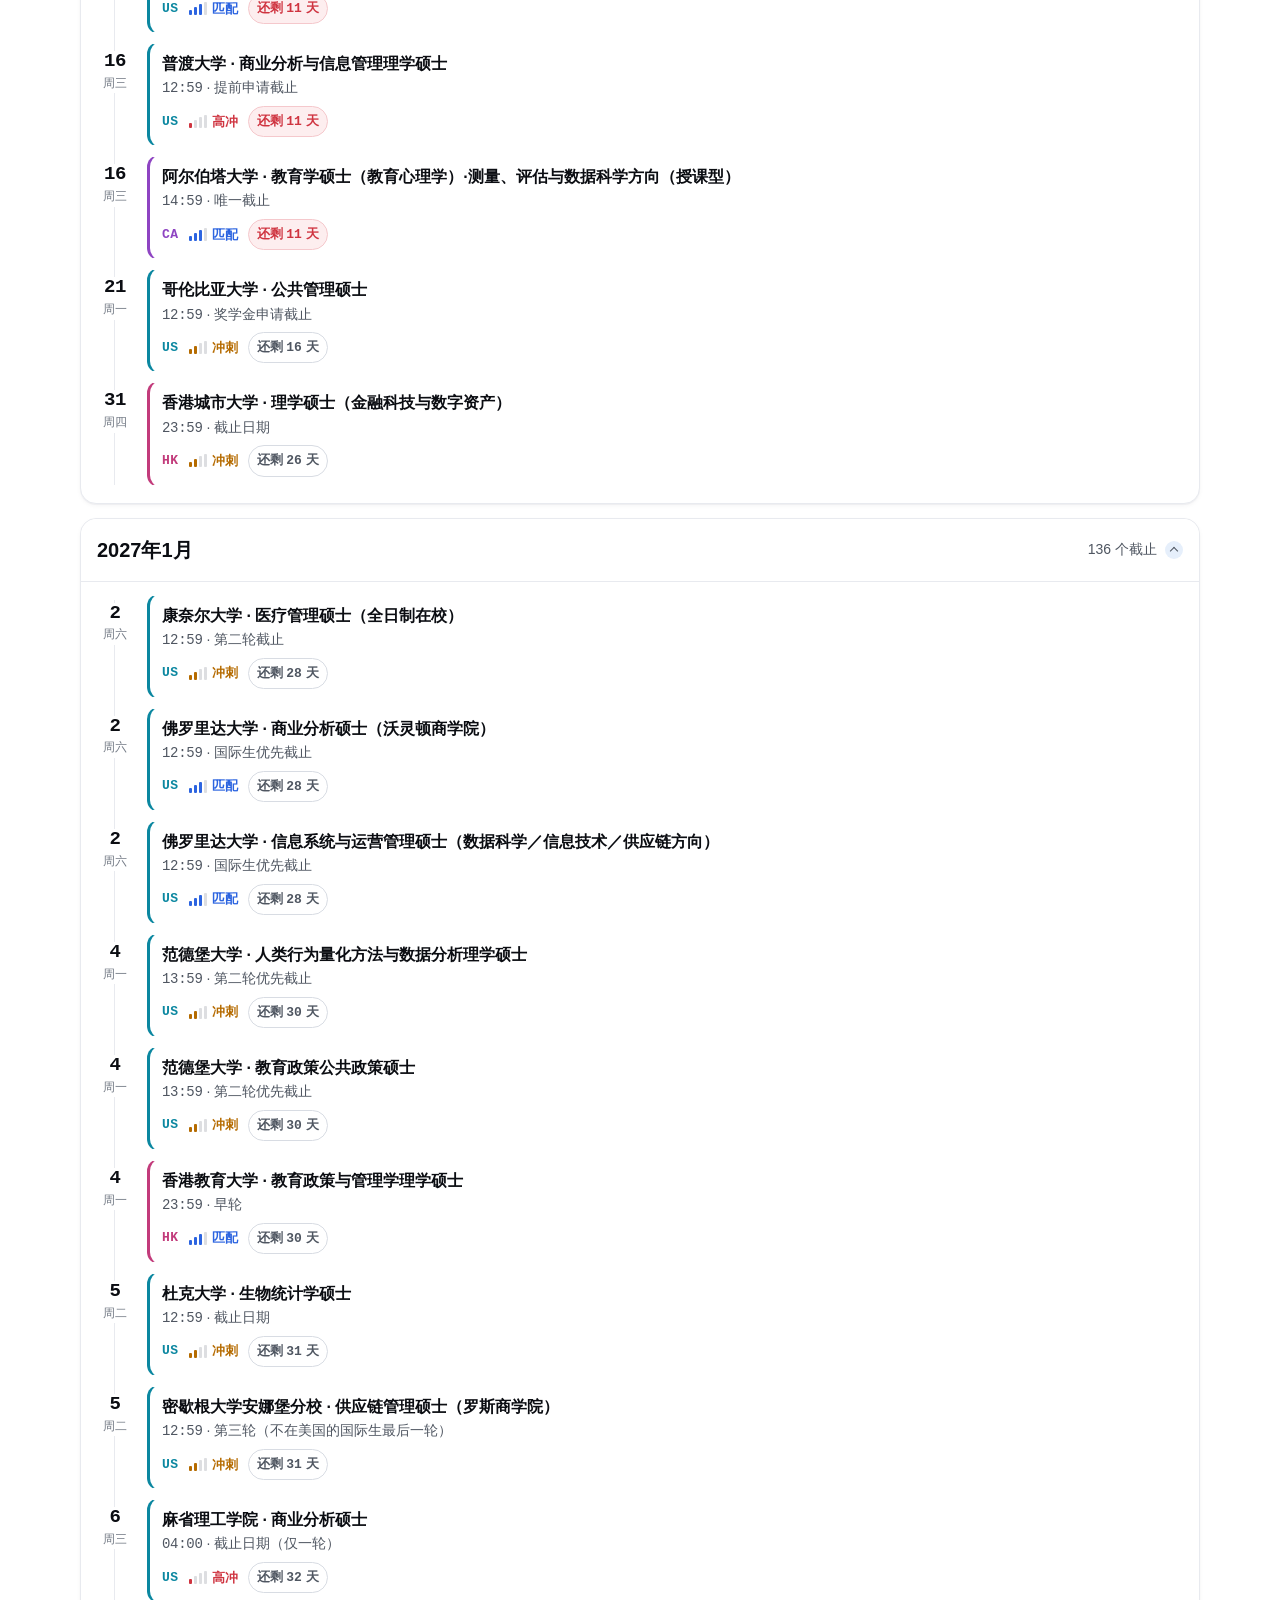
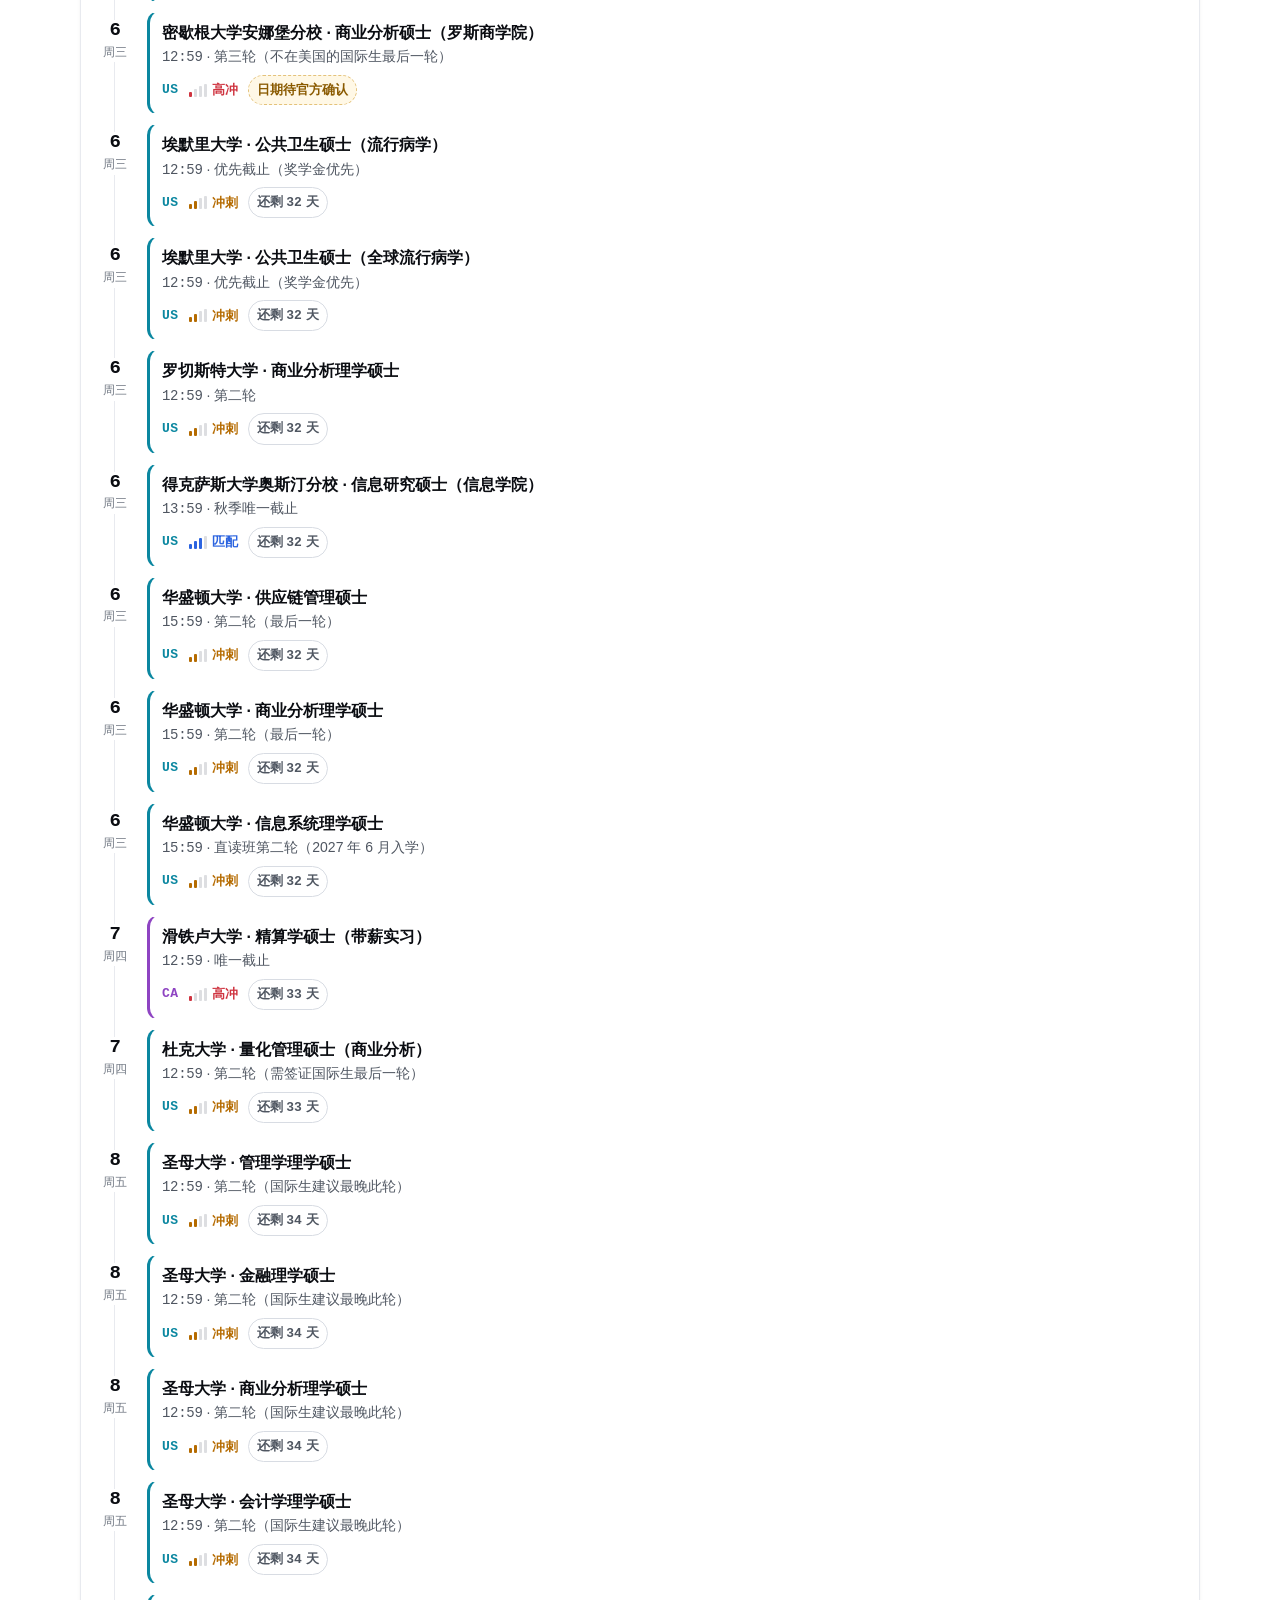
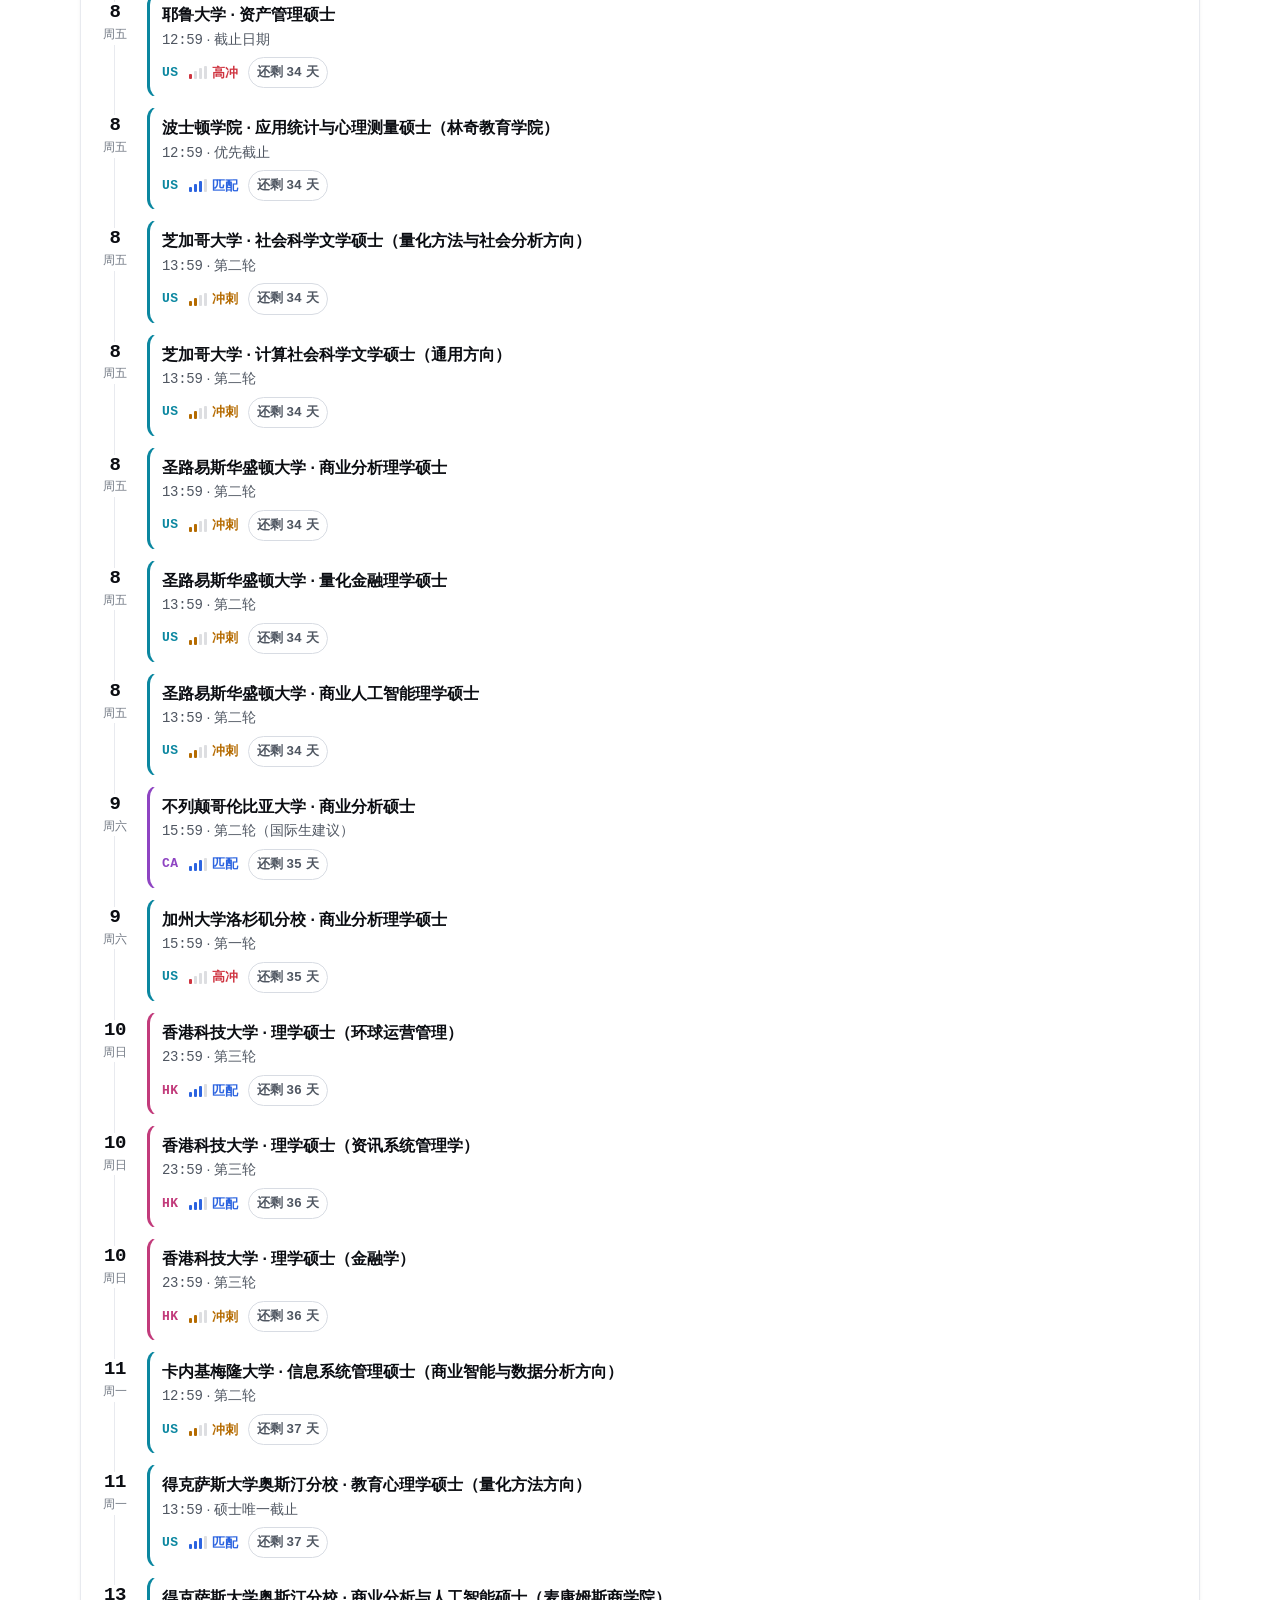
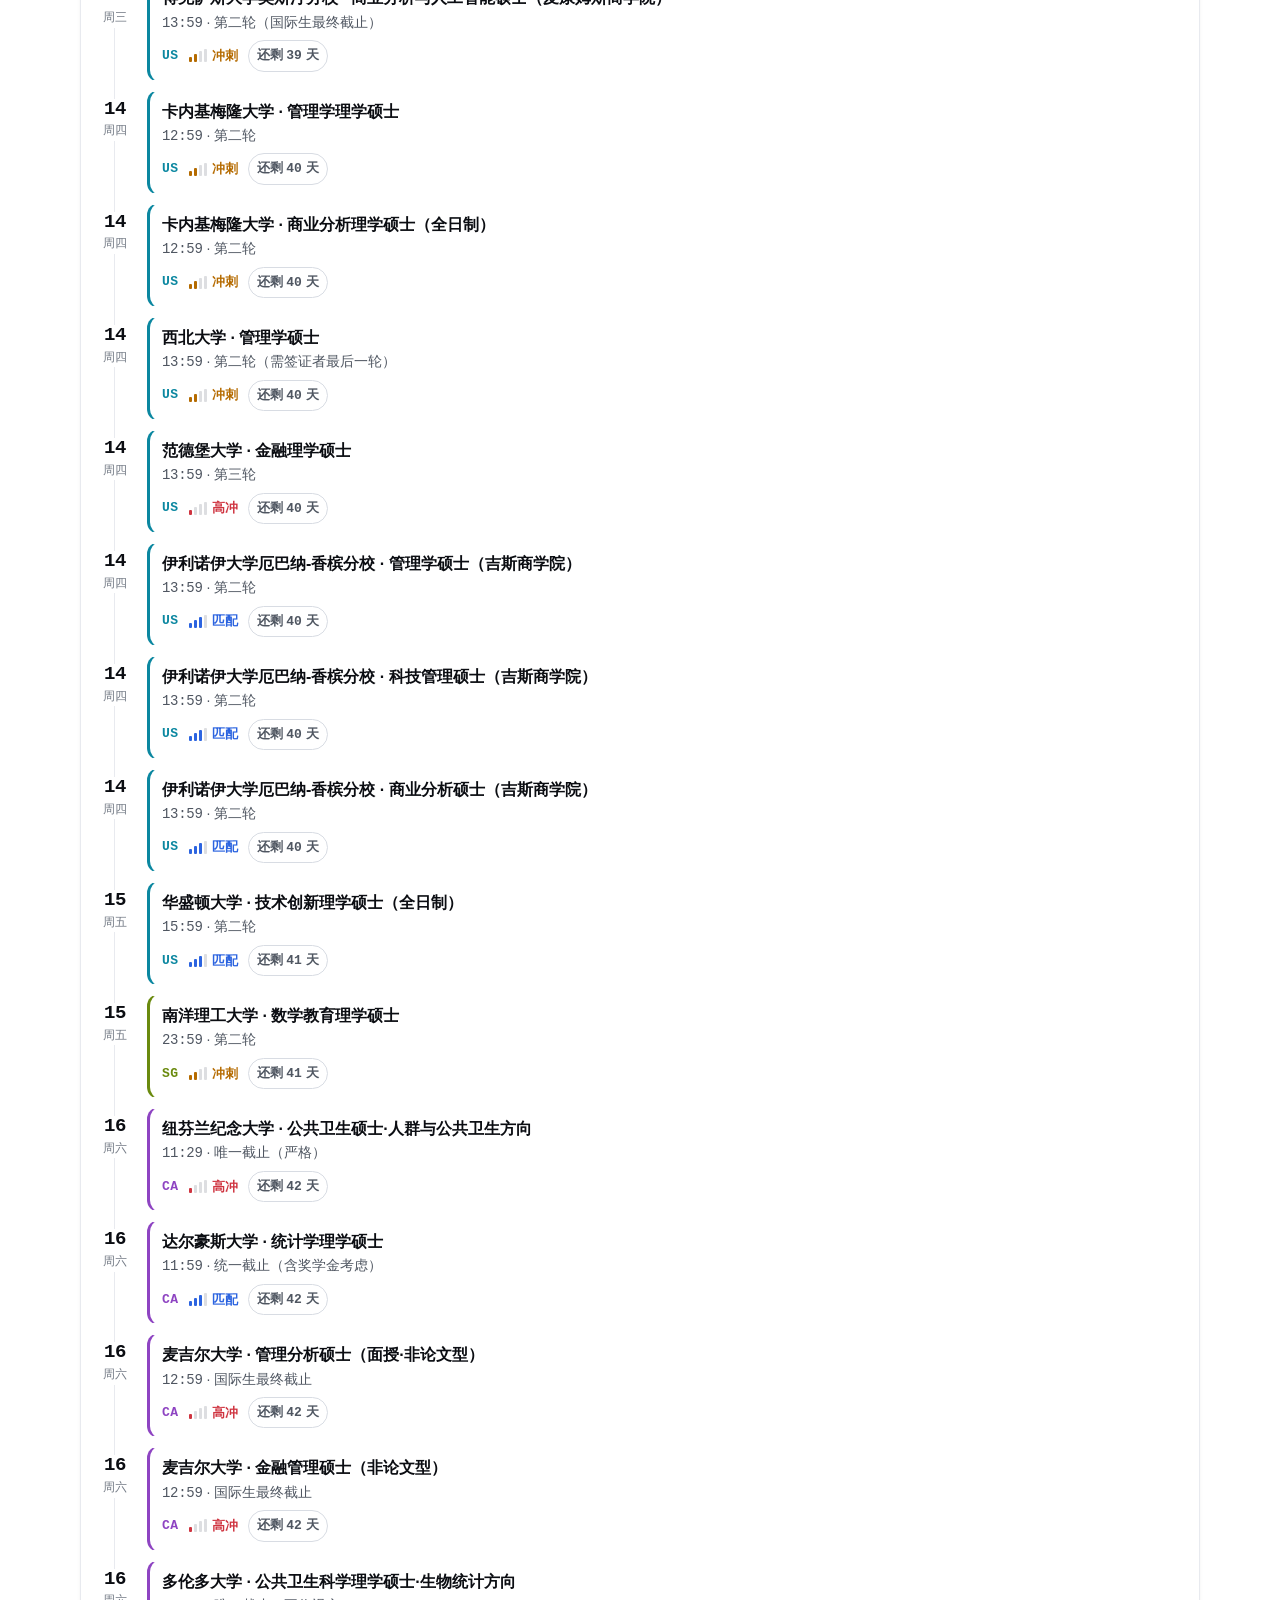
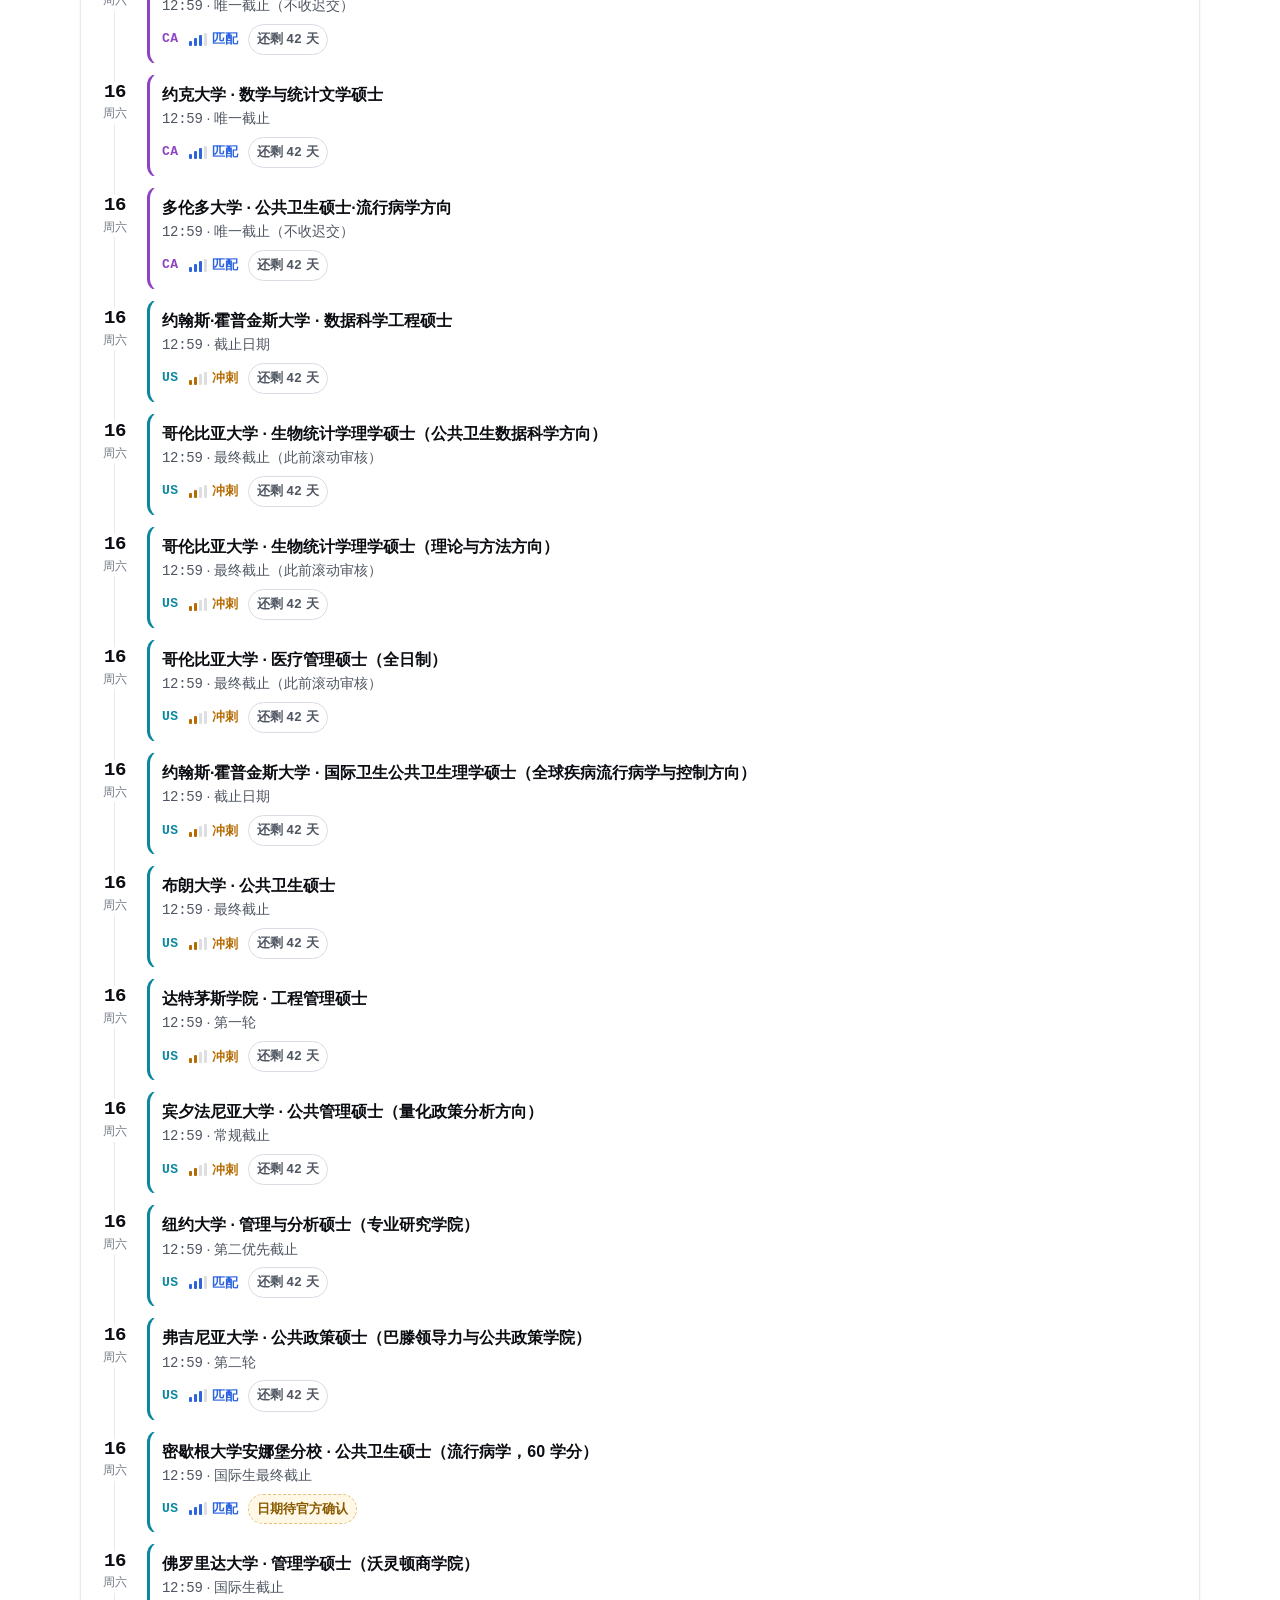
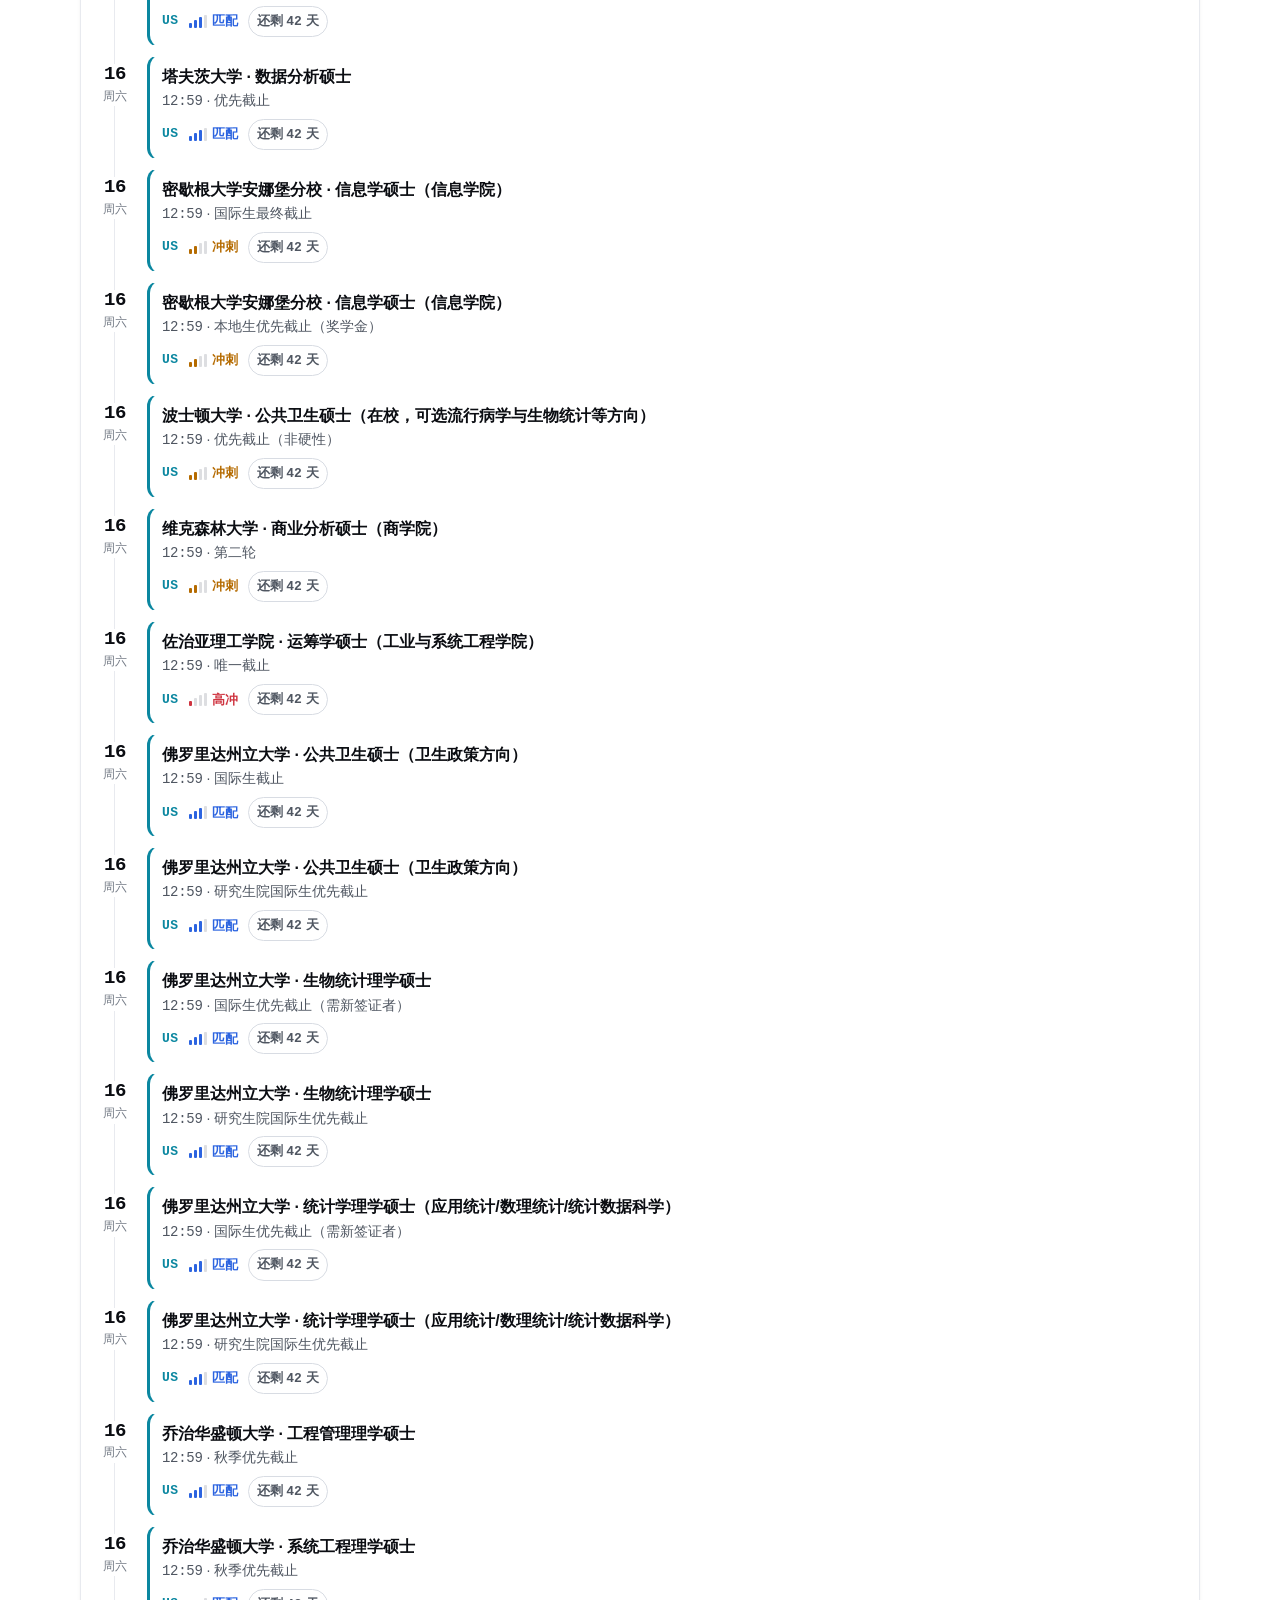
<file: timeline.html>
<!doctype html>
<html lang="zh-CN">
<head>
<meta charset="utf-8">
<meta name="viewport" content="width=device-width, initial-scale=1">
<title>时间线 · Fall 2027 硕士申请规划</title>
<meta name="robots" content="noindex">
<meta name="theme-color" content="#ffffff">
<link rel="icon" href="data:image/svg+xml,%3Csvg xmlns=%27http://www.w3.org/2000/svg%27 viewBox=%270 0 32 32%27%3E%3Crect width=%2732%27 height=%2732%27 rx=%277%27 fill=%27%230b0d12%27/%3E%3Ctext x=%2716%27 y=%2721%27 font-family=%27Menlo,monospace%27 font-size=%2711%27 font-weight=%27700%27 fill=%27%23fff%27 text-anchor=%27middle%27%3EF27%3C/text%3E%3C/svg%3E">
<link rel="stylesheet" href="assets/style.css">
</head>
<body>
<main id="app"><p class="muted">正在加载…</p></main>
<script src="assets/common.js"></script>
<script src="assets/timeline.js"></script>
</body>
</html>
</file>
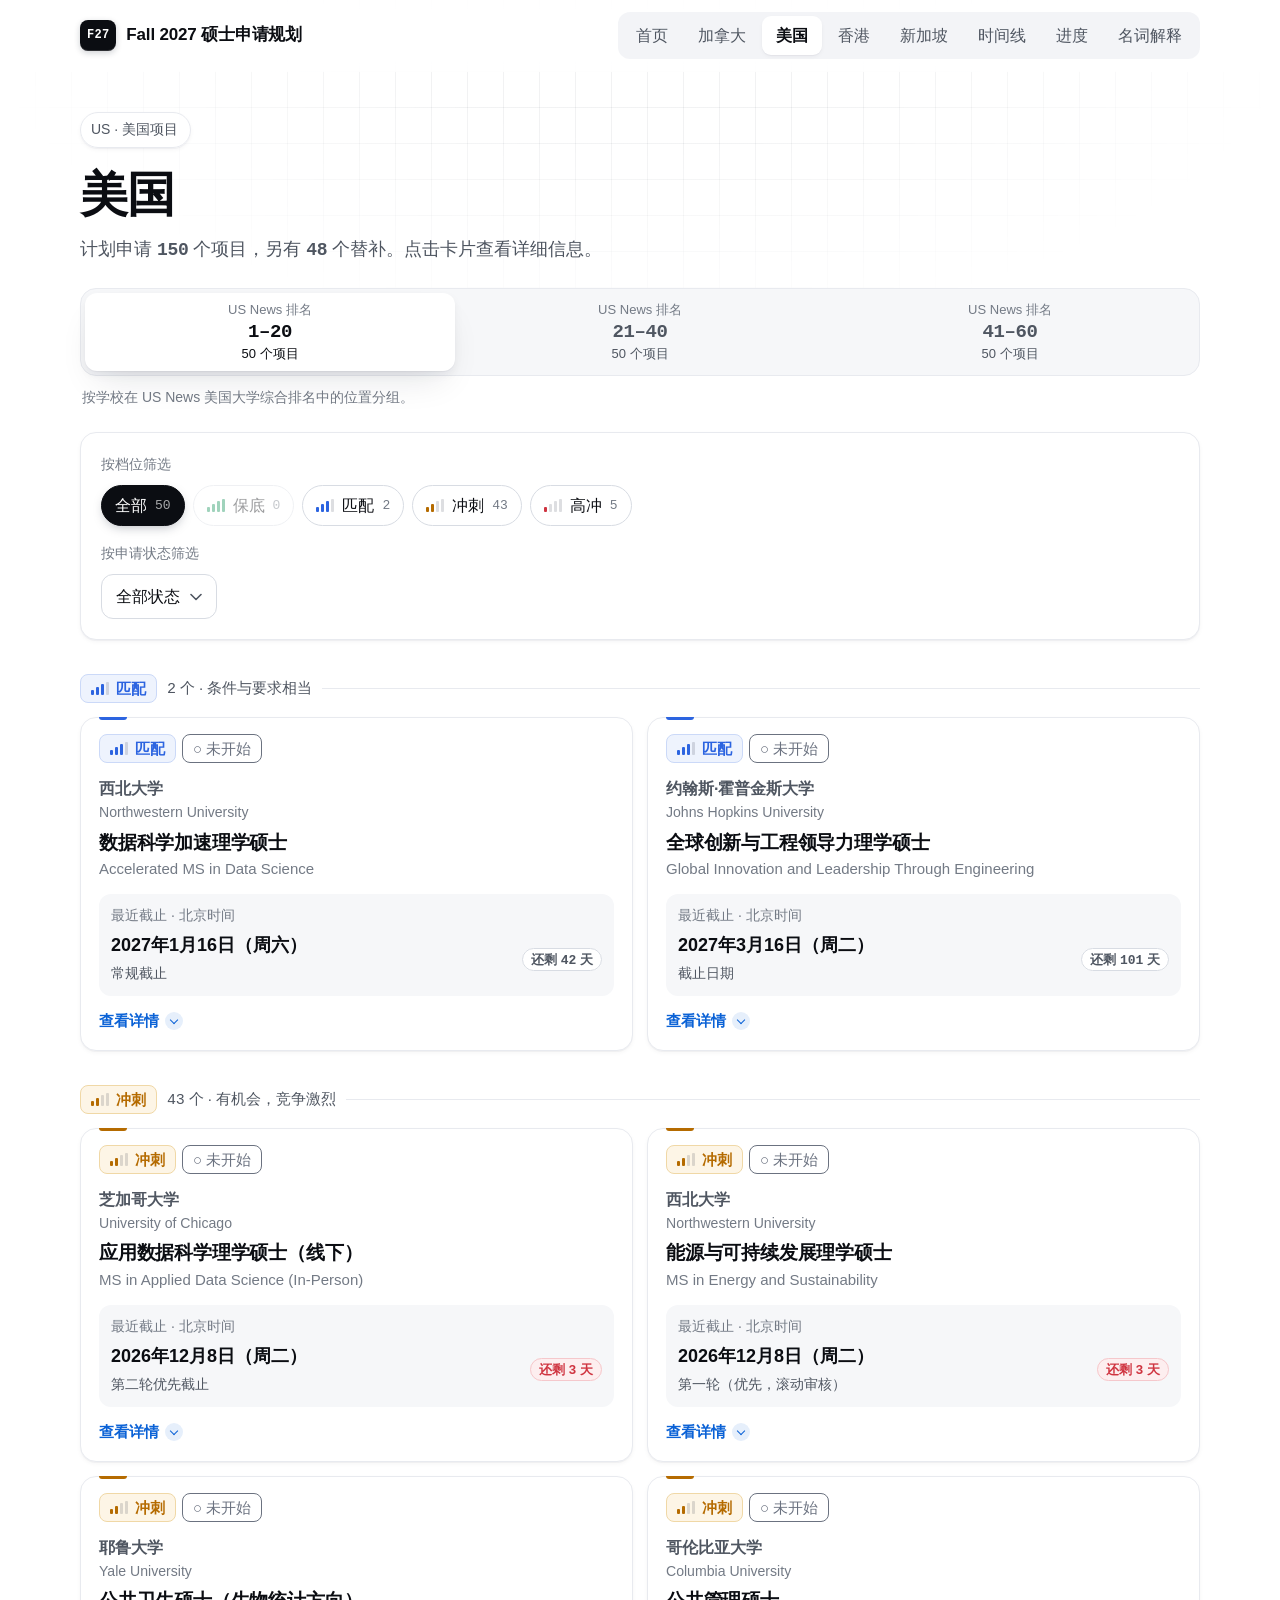
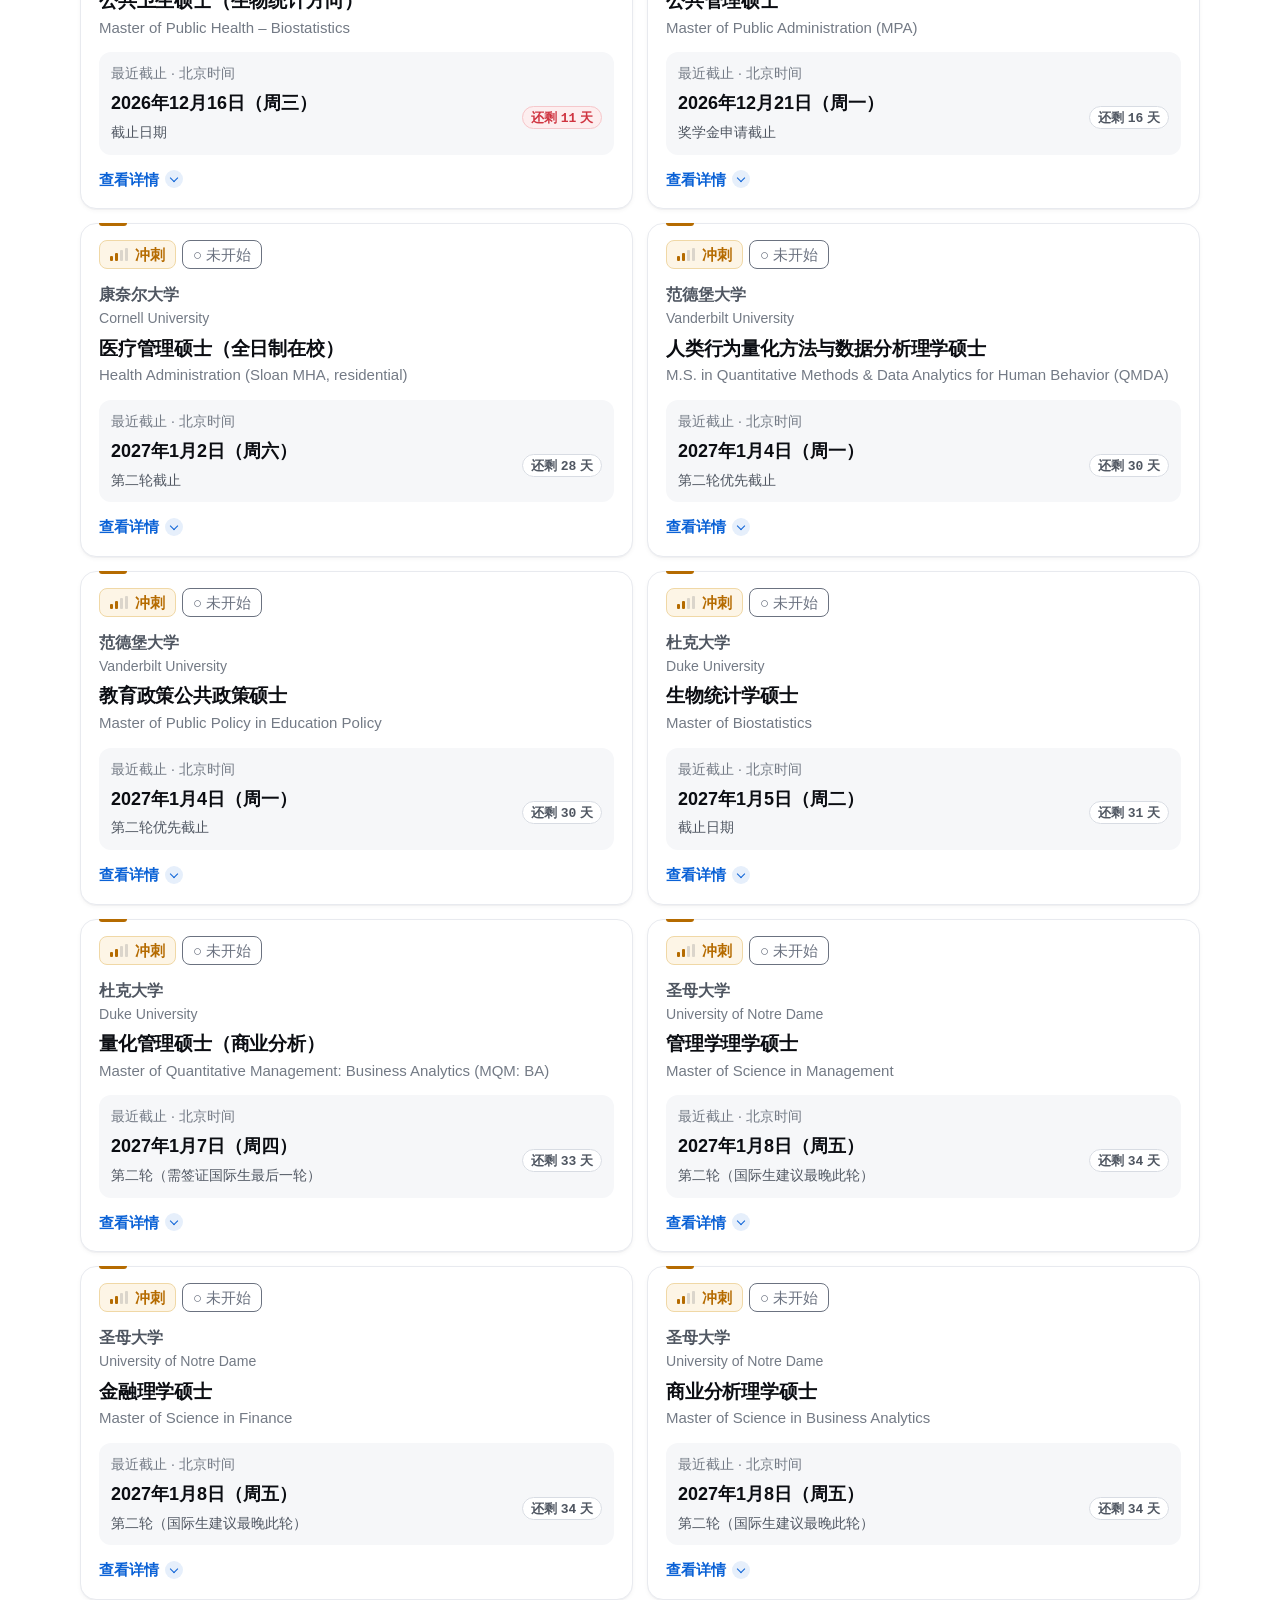
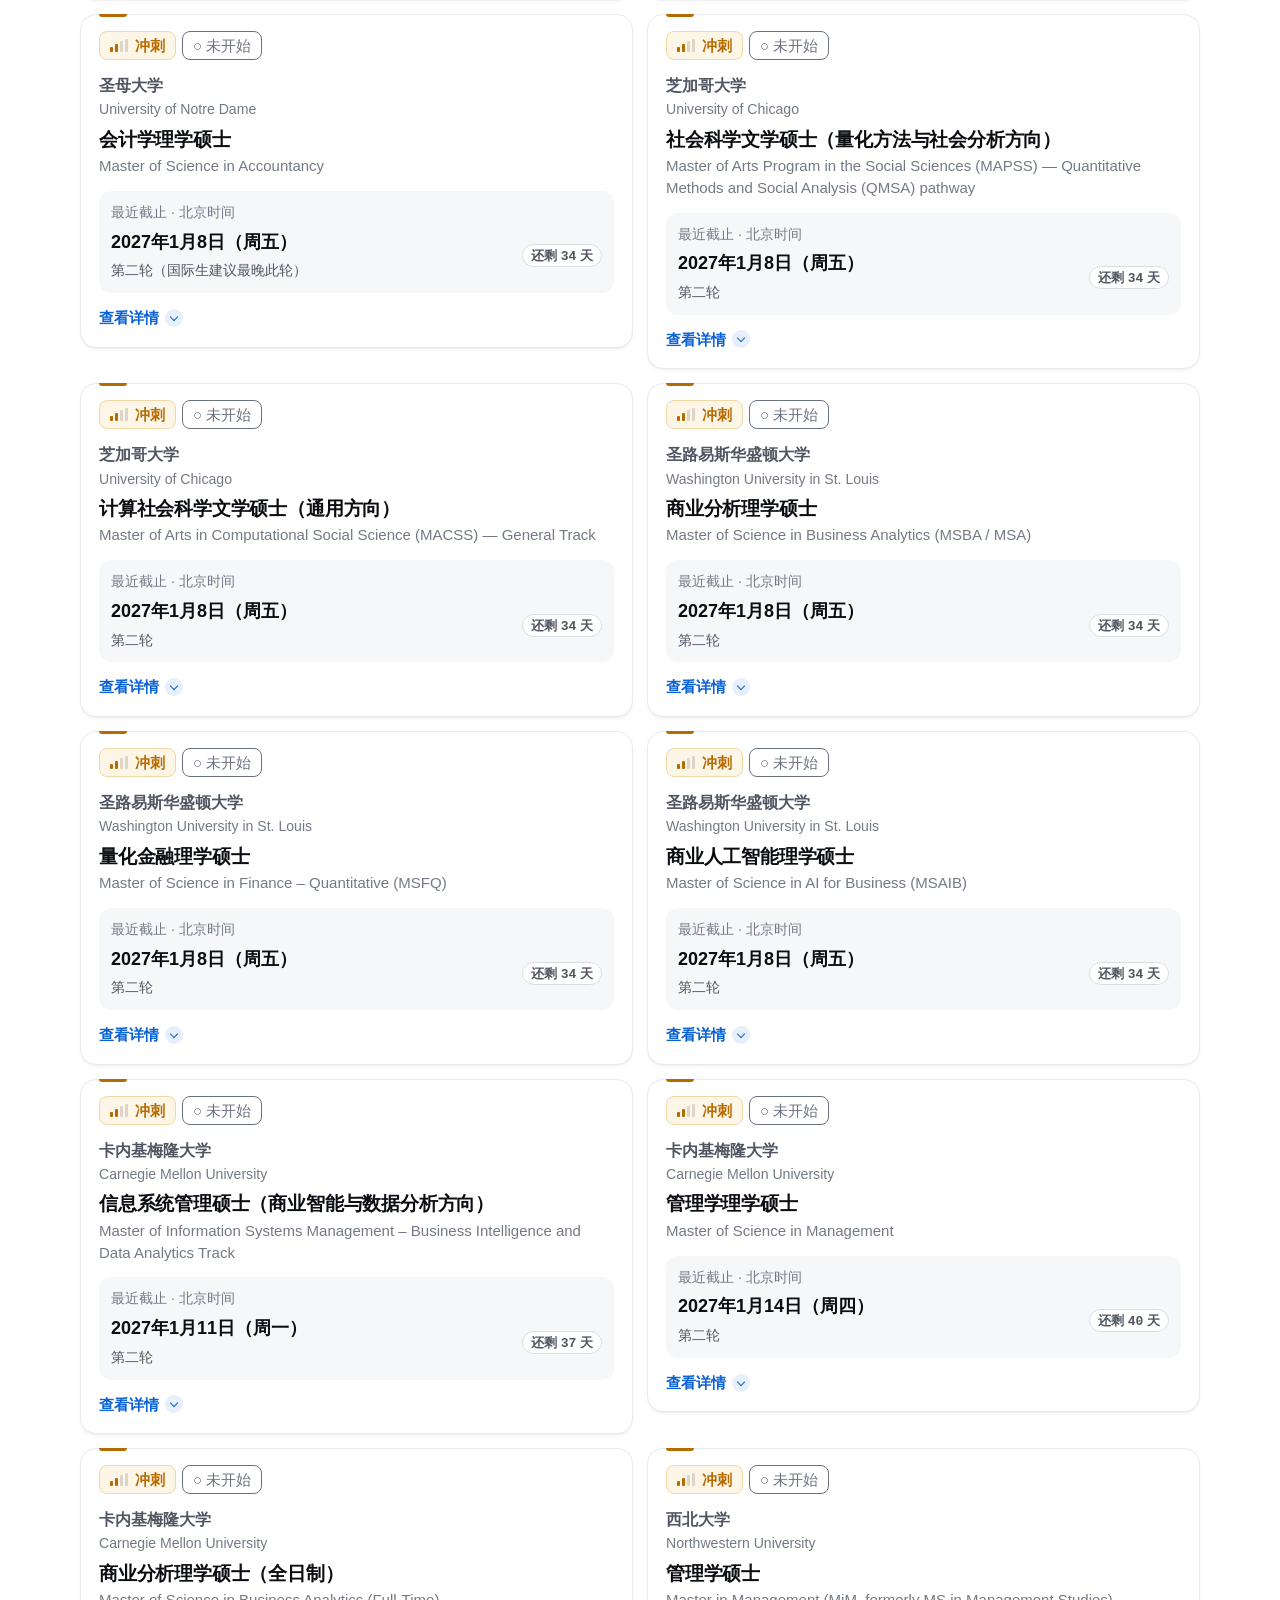
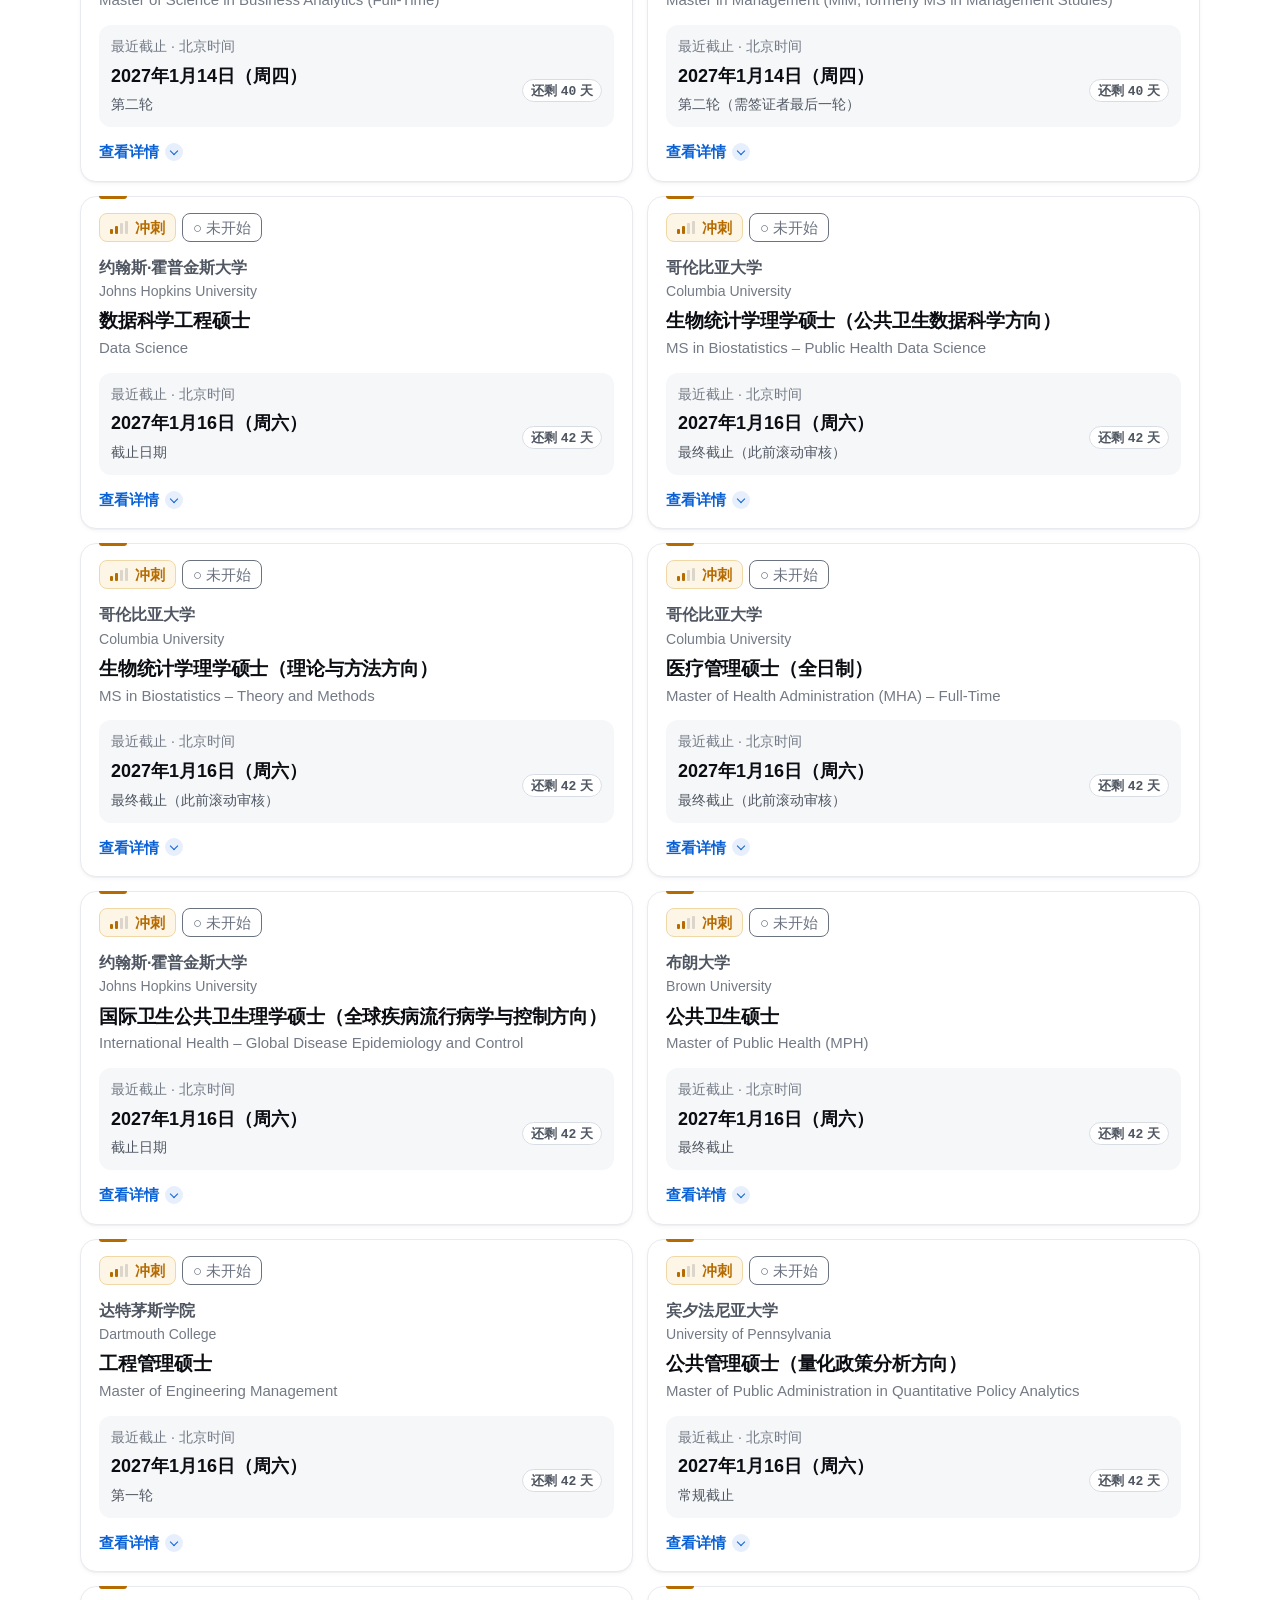
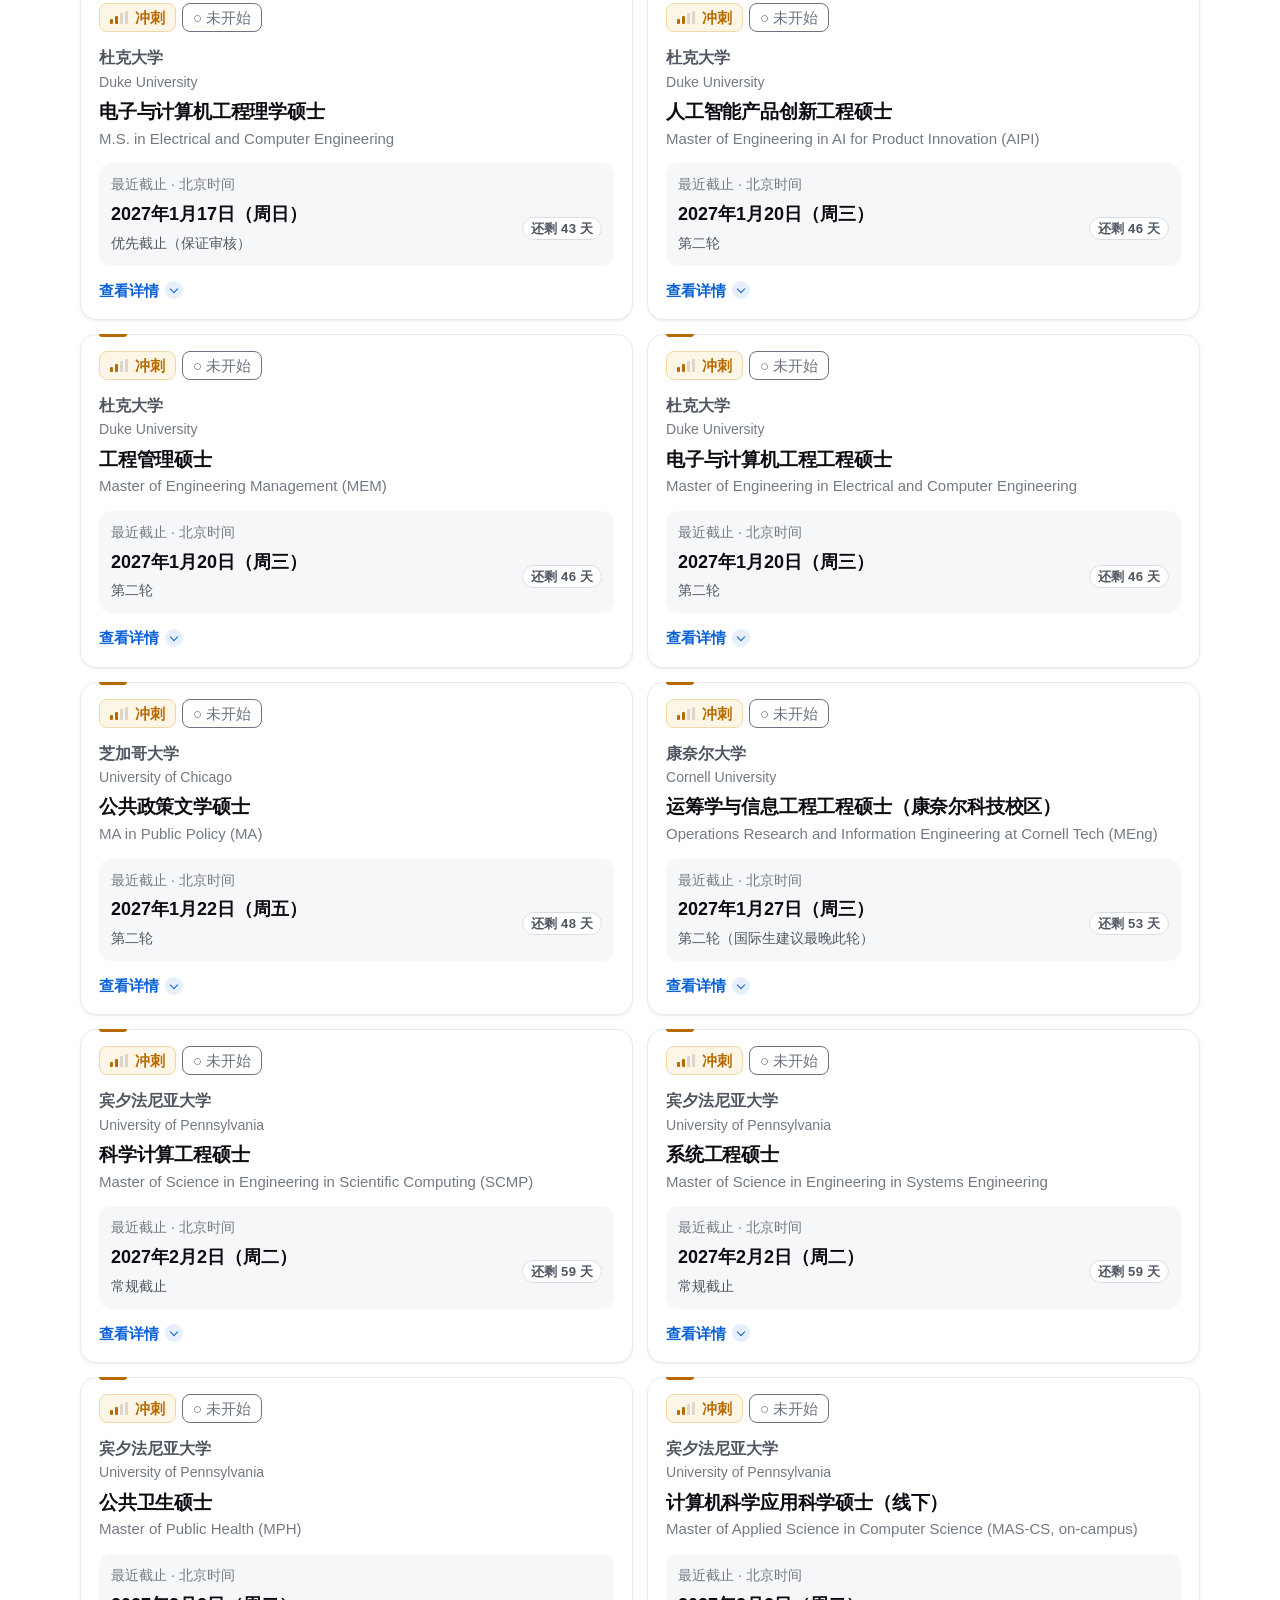
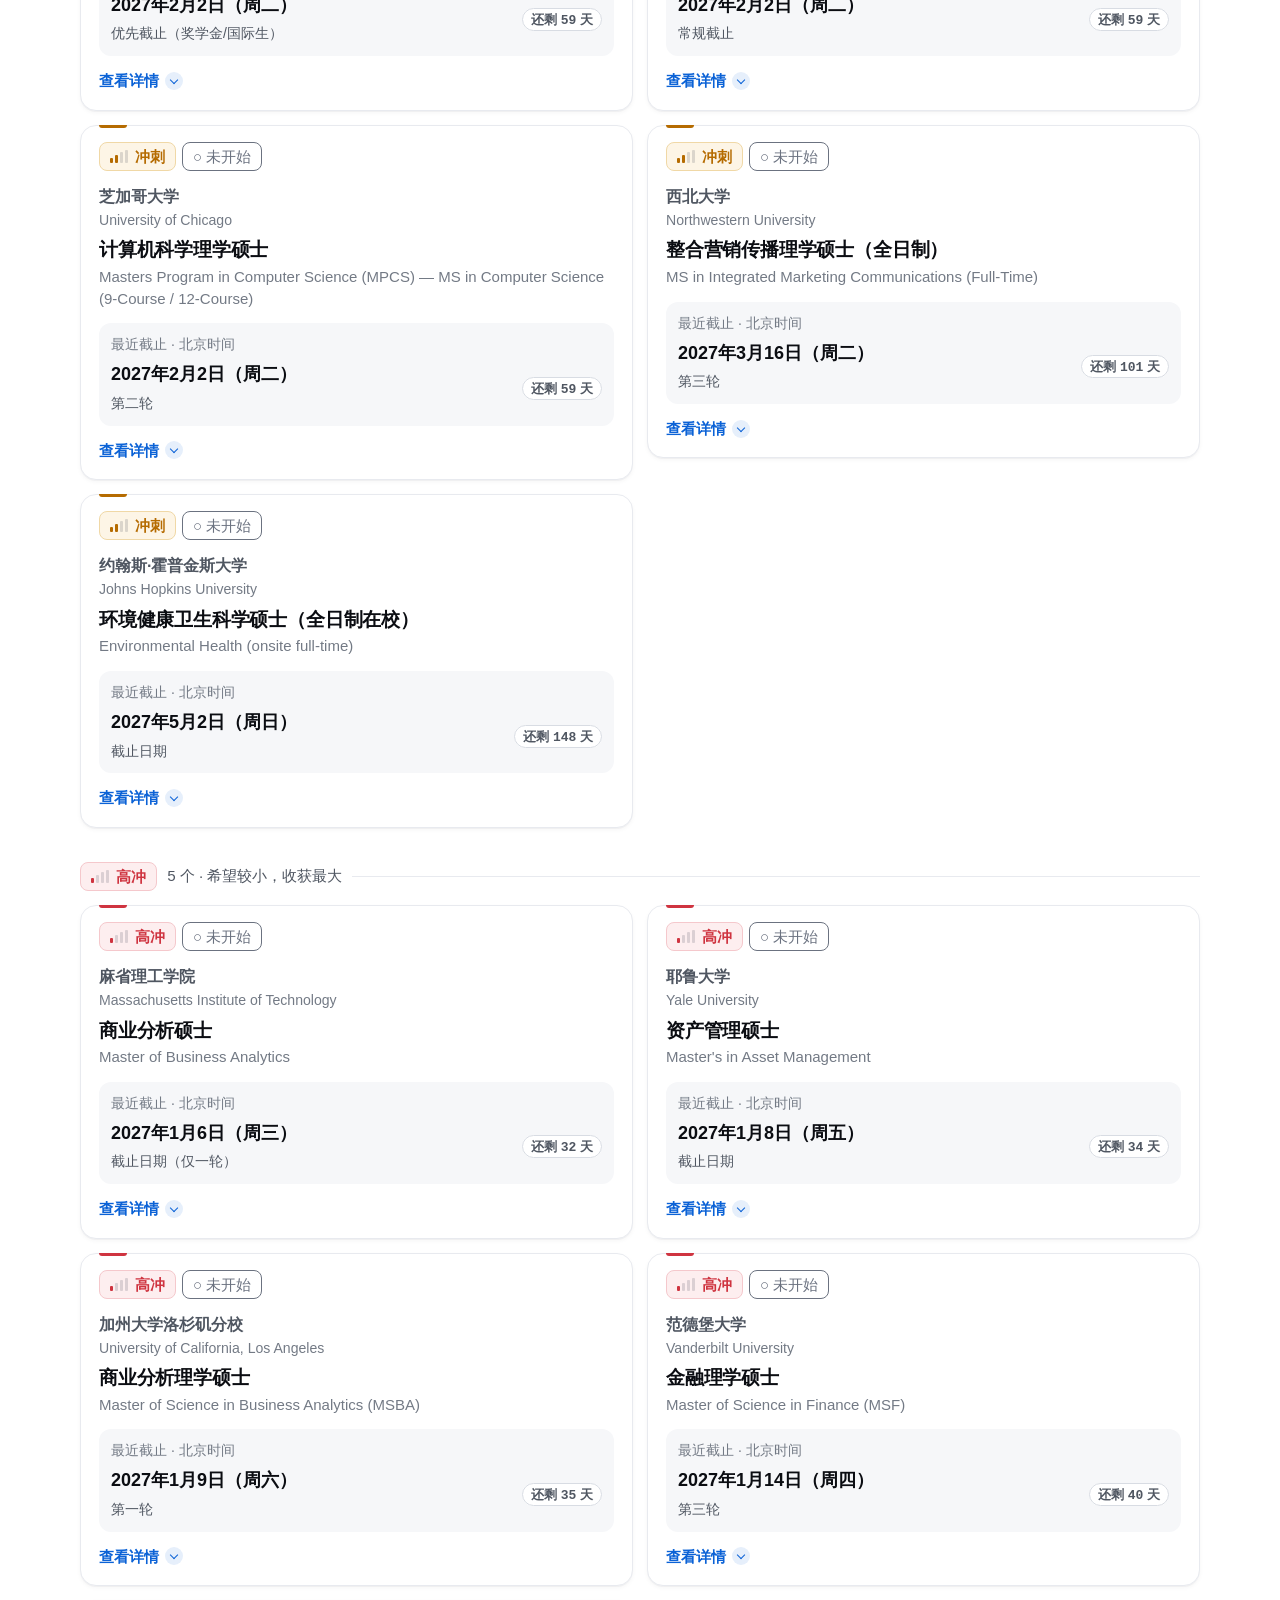
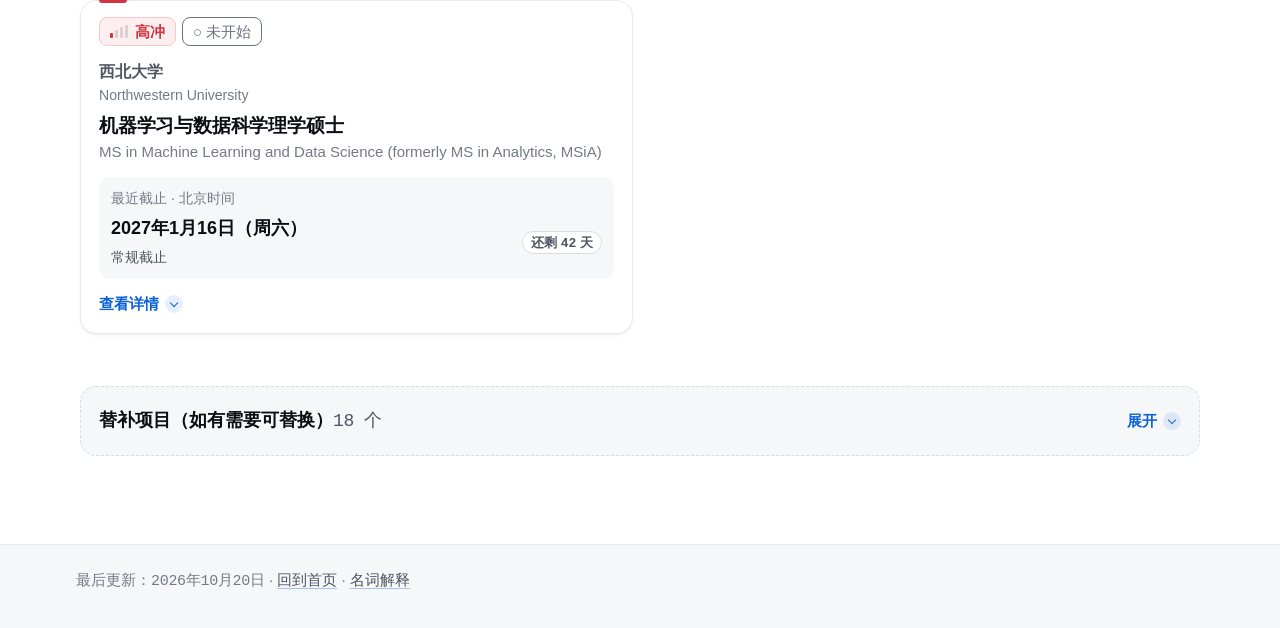
<file: usa.html>
<!doctype html>
<html lang="zh-CN">
<head>
<meta charset="utf-8">
<meta name="viewport" content="width=device-width, initial-scale=1">
<title>美国 · Fall 2027 硕士申请规划</title>
<meta name="robots" content="noindex">
<meta name="theme-color" content="#ffffff">
<link rel="icon" href="data:image/svg+xml,%3Csvg xmlns=%27http://www.w3.org/2000/svg%27 viewBox=%270 0 32 32%27%3E%3Crect width=%2732%27 height=%2732%27 rx=%277%27 fill=%27%230b0d12%27/%3E%3Ctext x=%2716%27 y=%2721%27 font-family=%27Menlo,monospace%27 font-size=%2711%27 font-weight=%27700%27 fill=%27%23fff%27 text-anchor=%27middle%27%3EF27%3C/text%3E%3C/svg%3E">
<link rel="stylesheet" href="assets/style.css">
</head>
<body data-region="美国">
<main id="app"><p class="muted">正在加载…</p></main>
<script src="assets/common.js"></script>
<script src="assets/region.js"></script>
</body>
</html>
</file>
<file: assets/style.css>
/* Fall 2027 硕士申请规划 —— 全站样式。
   只用系统字体，不引用任何外部资源。界面用黑白灰，彩色只用于档位、地区、状态等有含义的数据。 */

:root {
  --bg: #ffffff;
  --bg-soft: #f6f7f9;
  --surface: #ffffff;
  --line: #e8eaef;
  --line-2: #d8dce3;
  --text: #0b0d12;
  --text-2: #4f5661;
  --text-3: #737a85;
  --link: #0b62d6;
  --radius: 16px;
  --ease: cubic-bezier(.2, .7, .2, 1);
  --shadow-1: 0 1px 1px rgba(15, 23, 42, .04), 0 2px 4px rgba(15, 23, 42, .04);
  --shadow-2: 0 1px 1px rgba(15, 23, 42, .04), 0 4px 10px rgba(15, 23, 42, .05), 0 18px 36px -12px rgba(15, 23, 42, .12);

  /* 档位（录取把握：大 → 小） */
  --t-baodi: #15925a;   --t-baodi-bg: #ebf7f1;   --t-baodi-bd: #c3e7d4;
  --t-pipei: #2c64e0;   --t-pipei-bg: #eef3fd;   --t-pipei-bd: #cbd9f8;
  --t-chongci: #b56b00; --t-chongci-bg: #fdf5e6; --t-chongci-bd: #f0d8a6;
  --t-gaochong: #cf3440; --t-gaochong-bg: #fdeeef; --t-gaochong-bd: #f5c8cc;

  /* 地区 */
  --r-ca: #8e44c2;
  --r-us: #0b87a0;
  --r-hk: #c23b7b;
  --r-sg: #6a8a0e;

  --font: -apple-system, BlinkMacSystemFont, "PingFang SC", "Hiragino Sans GB", "Microsoft YaHei",
          "Source Han Sans SC", "Noto Sans CJK SC", "WenQuanYi Micro Hei", "Segoe UI", sans-serif;
  --mono: "SF Mono", ui-monospace, Menlo, Consolas, "Roboto Mono", "Liberation Mono", monospace;
}

* { box-sizing: border-box; }
html { -webkit-text-size-adjust: 100%; scroll-behavior: smooth; }
@media (prefers-reduced-motion: reduce) { html { scroll-behavior: auto; } }
body {
  margin: 0;
  font-family: var(--font);
  font-size: 17px;
  line-height: 1.7;
  color: var(--text);
  background: var(--bg);
  overflow-wrap: break-word;
  -webkit-font-smoothing: antialiased;
  -webkit-tap-highlight-color: transparent;
}
@media (min-width: 768px) { body { font-size: 18px; } }

a { color: var(--link); text-underline-offset: 3px; text-decoration-color: rgba(11, 98, 214, .35); transition: text-decoration-color .2s; }
a:hover { text-decoration-color: currentColor; }
:focus-visible { outline: 2px solid var(--link); outline-offset: 3px; border-radius: 6px; }
h1, h2, h3, h4 { line-height: 1.3; margin: 0; font-weight: 650; letter-spacing: -.01em; }
.num, .mono { font-family: var(--mono); font-variant-numeric: tabular-nums; letter-spacing: -.02em; }
.muted { color: var(--text-2); }
.small { font-size: .88em; }
.en { color: var(--text-3); font-size: .88em; overflow-wrap: anywhere; font-weight: 400; letter-spacing: 0; }

/* ---------- 页头与导航 ---------- */
.site-header { border-bottom: 1px solid var(--line); background: rgba(255, 255, 255, .82); }
@media (min-width: 900px) {
  .site-header {
    position: sticky; top: 0; z-index: 30; border-bottom-color: transparent;
    backdrop-filter: saturate(180%) blur(18px); -webkit-backdrop-filter: saturate(180%) blur(18px);
    transition: border-color .25s, box-shadow .25s;
  }
  .site-header.scrolled { border-bottom-color: var(--line); box-shadow: 0 6px 20px -12px rgba(15, 23, 42, .18); }
}
.site-header .inner { max-width: 1160px; margin: 0 auto; padding: 14px 16px 12px; }
.brand { display: inline-flex; align-items: center; gap: 10px; color: var(--text); text-decoration: none; font-weight: 650; font-size: 17px; letter-spacing: -.01em; }
.brand-mark {
  font-family: var(--mono); font-size: 12px; font-weight: 700; letter-spacing: .02em;
  padding: 5px 7px; border-radius: 8px; color: #fff; background: var(--text);
  box-shadow: inset 0 -1px 0 rgba(255, 255, 255, .15), 0 2px 6px rgba(15, 23, 42, .2);
}
.nav { display: grid; grid-template-columns: repeat(4, 1fr); gap: 6px; margin-top: 12px; }
.nav a {
  display: block; text-align: center; padding: 8px 4px; border-radius: 10px; font-size: 16px;
  color: var(--text-2); text-decoration: none; background: var(--bg-soft); border: 1px solid transparent;
  transition: background .2s, color .2s, transform .15s;
}
.nav a:hover { color: var(--text); background: #eef0f3; }
.nav a:active { transform: scale(.97); }
.nav a[aria-current="page"] { color: #fff; background: var(--text); font-weight: 600; }
@media (min-width: 900px) {
  .site-header .inner { display: flex; align-items: center; justify-content: space-between; gap: 20px; padding: 12px 20px; }
  .nav { display: flex; margin-top: 0; gap: 2px; padding: 4px; border-radius: 12px; background: rgba(240, 242, 245, .8); }
  .nav a { padding: 5px 13px; background: none; border-radius: 9px; }
  .nav a:hover { background: rgba(255, 255, 255, .9); }
  .nav a[aria-current="page"] { color: var(--text); background: #fff; box-shadow: var(--shadow-1); }
}

/* ---------- 布局 ---------- */
main { max-width: 1160px; margin: 0 auto; padding: 24px 16px 64px; position: relative; }
@media (min-width: 900px) { main { padding: 40px 20px 88px; } }
.section { margin-top: 52px; }
.section-title { display: flex; align-items: center; gap: 12px; font-size: 22px; margin-bottom: 18px; }
.section-title .idx { font-family: var(--mono); font-size: 12px; font-weight: 600; color: var(--text-3); padding: 3px 7px; border: 1px solid var(--line); border-radius: 6px; letter-spacing: .04em; }
.section-sub { color: var(--text-2); margin: -8px 0 18px; }
.panel { background: var(--surface); border: 1px solid var(--line); border-radius: var(--radius); padding: 20px; box-shadow: var(--shadow-1); }
.panel-title { font-size: 15px; color: var(--text-2); margin-bottom: 16px; }

.site-footer { border-top: 1px solid var(--line); background: var(--bg-soft); }
.site-footer .inner { max-width: 1160px; margin: 0 auto; padding: 22px 16px 34px; color: var(--text-3); font-size: 15px; }
.site-footer a { color: var(--text-2); }

/* 页面顶部的细网格点缀，向下渐隐 */
.backdrop {
  position: absolute; inset: 0 0 auto 0; height: 560px; pointer-events: none; z-index: -1;
  background-image: linear-gradient(rgba(15, 23, 42, .055) 1px, transparent 1px), linear-gradient(90deg, rgba(15, 23, 42, .055) 1px, transparent 1px);
  background-size: 36px 36px; background-position: -1px -1px;
  -webkit-mask-image: radial-gradient(ellipse 70% 80% at 50% 0%, #000 30%, transparent 75%);
          mask-image: radial-gradient(ellipse 70% 80% at 50% 0%, #000 30%, transparent 75%);
}

/* ---------- 首页 ---------- */
.eyebrow {
  display: inline-flex; align-items: center; gap: 8px; font-size: 14px; color: var(--text-2);
  padding: 5px 12px 5px 10px; border-radius: 999px; background: rgba(255, 255, 255, .9); border: 1px solid var(--line); box-shadow: var(--shadow-1);
}
.eyebrow .live { width: 7px; height: 7px; border-radius: 50%; background: var(--t-baodi); }
@media (prefers-reduced-motion: no-preference) { .eyebrow .live { animation: pulse 2.4s infinite; } }
@keyframes pulse { 0% { box-shadow: 0 0 0 0 rgba(21, 146, 90, .45); } 70% { box-shadow: 0 0 0 7px rgba(21, 146, 90, 0); } 100% { box-shadow: 0 0 0 0 rgba(21, 146, 90, 0); } }
.hero { padding-top: 6px; }
.hero h1 { font-size: 30px; letter-spacing: -.025em; margin-top: 16px; font-weight: 700; }
.hero .bg-line { margin-top: 8px; color: var(--text-2); font-size: 18px; }
.hero .bg-line b { color: var(--text); font-weight: 600; }
@media (min-width: 768px) { .hero h1 { font-size: 54px; } .hero .bg-line { font-size: 20px; } }

.stat-row { display: grid; grid-template-columns: 1fr 1fr; gap: 10px; margin-top: 26px; }
@media (min-width: 768px) { .stat-row { gap: 14px; } }
.stat { background: var(--surface); border: 1px solid var(--line); border-radius: var(--radius); padding: 16px; box-shadow: var(--shadow-2); }
.stat .label { color: var(--text-2); font-size: 15px; }
.stat .value { white-space: nowrap; font-family: var(--mono); font-size: 32px; font-weight: 600; line-height: 1.15; letter-spacing: -.04em; margin-top: 6px; }
.stat .value small { font-size: 15px; color: var(--text-3); font-weight: 400; letter-spacing: 0; }
.stat .hint { color: var(--text-3); font-size: 14px; line-height: 1.5; margin-top: 6px; }
.delta {
  display: inline-flex; align-items: center; gap: 4px; margin-top: 8px; font-size: 13px; font-weight: 600;
  color: var(--t-baodi); background: var(--t-baodi-bg); border: 1px solid var(--t-baodi-bd); padding: 2px 8px; border-radius: 999px;
}
.delta .num { letter-spacing: 0; }
@media (min-width: 768px) { .stat .value { font-size: 48px; } .stat { padding: 22px 24px; } }

.overview { display: grid; gap: 14px; }
@media (min-width: 900px) { .overview { grid-template-columns: 1.1fr 1fr; } }
.total-line { display: flex; align-items: baseline; gap: 10px; flex-wrap: wrap; }
.total-line .big { font-family: var(--mono); font-size: 54px; font-weight: 600; line-height: 1; letter-spacing: -.05em; }

.region-tiles { display: grid; grid-template-columns: 1fr 1fr; gap: 10px; margin-top: 18px; }
.region-tile {
  display: block; text-decoration: none; color: var(--text); padding: 14px; border-radius: 12px;
  background: var(--bg-soft); border: 1px solid transparent;
  transition: transform .25s var(--ease), box-shadow .25s var(--ease), background .25s, border-color .25s;
}
.region-tile:hover { background: #fff; border-color: var(--line); box-shadow: var(--shadow-2); transform: translateY(-2px); }
.region-tile:active { transform: translateY(0) scale(.98); }
.region-tile .top { display: flex; justify-content: space-between; align-items: center; }
.region-tile .code { font-family: var(--mono); font-size: 12px; font-weight: 700; color: var(--rc); letter-spacing: .06em; display: inline-flex; align-items: center; gap: 6px; }
.region-tile .code::before { content: ""; width: 6px; height: 6px; border-radius: 50%; background: var(--rc); }
.region-tile .n { font-family: var(--mono); font-size: 32px; font-weight: 600; line-height: 1.2; margin-top: 6px; letter-spacing: -.04em; }
.region-tile .go { font-size: 14px; color: var(--text-3); transition: color .2s; }
.region-tile:hover .go { color: var(--link); }

.bars { display: grid; gap: 16px; }
.bar-row { display: grid; grid-template-columns: 5.6em 1fr 3em; align-items: center; gap: 12px; }
.bar-track { height: 10px; border-radius: 999px; background: var(--bg-soft); box-shadow: inset 0 0 0 1px var(--line); overflow: hidden; }
.bar-fill { height: 100%; border-radius: 999px; background: var(--tc); width: var(--w); }
.bar-row .count { text-align: right; font-family: var(--mono); font-weight: 600; font-size: 18px; }

.progress-track { display: flex; height: 10px; border-radius: 999px; overflow: hidden; margin: 16px 0 10px; background: var(--bg-soft); box-shadow: inset 0 0 0 1px var(--line); }
.progress-track span { display: block; height: 100%; width: var(--w); }
.legend { display: flex; flex-wrap: wrap; gap: 6px 16px; font-size: 14px; color: var(--text-2); }
.legend i { display: inline-block; width: 8px; height: 8px; border-radius: 50%; margin-right: 6px; vertical-align: 1px; }
.status-grid { display: grid; grid-template-columns: 1fr 1fr; gap: 8px; margin-top: 18px; }
@media (min-width: 768px) { .status-grid { grid-template-columns: repeat(4, 1fr); } }
.status-cell { display: flex; justify-content: space-between; align-items: center; gap: 8px; border-radius: 12px; padding: 9px 12px; background: var(--bg-soft); }
.status-cell b { font-family: var(--mono); font-size: 19px; font-weight: 600; }

.upcoming { list-style: none; margin: 0; padding: 0; display: grid; gap: 10px; }
@media (min-width: 900px) { .upcoming { grid-template-columns: 1fr 1fr; } }
.upcoming li {
  display: grid; grid-template-columns: 68px 1fr; gap: 14px; align-items: center; background: var(--surface);
  border: 1px solid var(--line); border-radius: 14px; padding: 12px 14px; box-shadow: var(--shadow-1);
  transition: transform .25s var(--ease), box-shadow .25s var(--ease);
}
.upcoming li:hover { transform: translateY(-2px); box-shadow: var(--shadow-2); }
.upcoming .days { text-align: center; border-radius: 12px; padding: 8px 0; background: var(--bg-soft); }
.upcoming .days b { display: block; font-family: var(--mono); font-size: 24px; font-weight: 600; line-height: 1.1; letter-spacing: -.03em; }
.upcoming .days span { font-size: 13px; color: var(--text-2); }
.upcoming li.soon .days { color: var(--t-gaochong); background: var(--t-gaochong-bg); }
.upcoming .what { min-width: 0; }
.upcoming .what .t { font-weight: 600; }
.upcoming .what .d { font-size: 15px; color: var(--text-2); margin-top: 2px; }
.upcoming .what .tags { display: flex; flex-wrap: wrap; gap: 6px; align-items: center; margin-top: 8px; font-size: 15px; }

.tier-explain { display: grid; gap: 12px; }
@media (min-width: 768px) { .tier-explain { grid-template-columns: 1fr 1fr; } }
.tier-card { border-radius: 14px; padding: 16px 18px; background: var(--surface); border: 1px solid var(--line); box-shadow: var(--shadow-1); }
.tier-card h3 { font-size: 19px; color: var(--tc); display: flex; align-items: center; gap: 10px; }
.tier-card p { margin: 6px 0 0; color: var(--text-2); }

/* ---------- 档位 / 地区 / 状态 标签 ---------- */
.tier-保底 { --tc: var(--t-baodi); --tbg: var(--t-baodi-bg); --tbd: var(--t-baodi-bd); }
.tier-匹配 { --tc: var(--t-pipei); --tbg: var(--t-pipei-bg); --tbd: var(--t-pipei-bd); }
.tier-冲刺 { --tc: var(--t-chongci); --tbg: var(--t-chongci-bg); --tbd: var(--t-chongci-bd); }
.tier-高冲 { --tc: var(--t-gaochong); --tbg: var(--t-gaochong-bg); --tbd: var(--t-gaochong-bd); }
.region-加拿大 { --rc: var(--r-ca); }
.region-美国 { --rc: var(--r-us); }
.region-香港 { --rc: var(--r-hk); }
.region-新加坡 { --rc: var(--r-sg); }

/* 信号格：格数越多，录取把握越大 */
.sig { display: inline-flex; align-items: flex-end; gap: 2px; height: 13px; flex: none; }
.sig i { width: 3px; border-radius: 1px; background: rgba(15, 23, 42, .14); }
.sig i:nth-child(1) { height: 5px; }
.sig i:nth-child(2) { height: 8px; }
.sig i:nth-child(3) { height: 11px; }
.sig i:nth-child(4) { height: 13px; }
.sig.n1 i:nth-child(-n+1), .sig.n2 i:nth-child(-n+2), .sig.n3 i:nth-child(-n+3), .sig.n4 i { background: var(--tc); }

.pill { display: inline-flex; align-items: center; gap: 7px; white-space: nowrap; font-size: 15px; line-height: 1; padding: 6px 10px; border-radius: 8px; font-weight: 600; }
.pill.tier { color: var(--tc); background: var(--tbg); border: 1px solid var(--tbd); }
.pill.region { color: var(--text); background: #fff; border: 1px solid var(--line-2); font-weight: 500; }
.pill.region .code { font-family: var(--mono); font-size: 12px; color: var(--rc); letter-spacing: .05em; font-weight: 700; }
.pill.status { color: var(--sc); background: #fff; border: 1px solid var(--sc); font-weight: 500; }
.st-未开始 { --sc: #6b7280; }
.st-准备中 { --sc: #a16207; }
.st-已提交 { --sc: #2457c5; }
.st-面试中 { --sc: #6e44c9; }
.st-已录取 { --sc: #15925a; }
.st-已拒绝 { --sc: #c2303b; }
.st-候补 { --sc: #b4570a; }
.st-放弃 { --sc: #8a8f98; }
.st-已录取.pill.status { background: var(--t-baodi-bg); font-weight: 650; }

/* ---------- 地区页 ---------- */
.page-head h1 { font-size: 34px; font-weight: 700; margin-top: 16px; letter-spacing: -.025em; }
.page-head .summary { color: var(--text-2); margin-top: 8px; }
@media (min-width: 768px) { .page-head h1 { font-size: 48px; } }

.filters { margin-top: 22px; display: grid; gap: 16px; }
.filter-group .label { font-size: 14px; color: var(--text-3); margin-bottom: 8px; display: block; }
.chips { display: flex; flex-wrap: wrap; gap: 8px; }
.chip {
  font: inherit; font-size: 16px; cursor: pointer; padding: 6px 13px; border-radius: 999px; min-height: 40px;
  display: inline-flex; align-items: center; gap: 8px; background: #fff; color: var(--text); border: 1px solid var(--line-2);
  transition: background .2s, color .2s, border-color .2s, transform .15s, box-shadow .2s;
}
.chip:hover:not(:disabled) { border-color: var(--text-3); box-shadow: var(--shadow-1); }
.chip:active:not(:disabled) { transform: scale(.96); }
.chip:disabled { opacity: .4; cursor: default; }
.chip .chip-n { font-family: var(--mono); font-size: 13px; color: var(--text-3); }
.chip[aria-pressed="true"] { background: var(--text); color: #fff; border-color: var(--text); box-shadow: 0 4px 12px -4px rgba(15, 23, 42, .35); }
.chip[aria-pressed="true"] .chip-n { color: rgba(255, 255, 255, .65); }
.chip[aria-pressed="true"] .sig i { background: rgba(255, 255, 255, .3); }
.chip[aria-pressed="true"] .sig.n1 i:nth-child(-n+1), .chip[aria-pressed="true"] .sig.n2 i:nth-child(-n+2),
.chip[aria-pressed="true"] .sig.n3 i:nth-child(-n+3), .chip[aria-pressed="true"] .sig.n4 i { background: #fff; }
select.big {
  font: inherit; font-size: 16px; padding: 8px 36px 8px 14px; border-radius: 12px; min-height: 44px; max-width: 100%; cursor: pointer;
  border: 1px solid var(--line-2); color: var(--text); -webkit-appearance: none; appearance: none;
  background: #fff url("data:image/svg+xml,%3Csvg xmlns='http://www.w3.org/2000/svg' width='12' height='8'%3E%3Cpath d='M1 1.5l5 5 5-5' fill='none' stroke='%234f5661' stroke-width='1.6' stroke-linecap='round' stroke-linejoin='round'/%3E%3C/svg%3E") no-repeat right 14px center;
  transition: border-color .2s, box-shadow .2s;
}
select.big:hover { border-color: var(--text-3); }
.result-count { color: var(--text-2); font-size: 15px; }
.result-count:empty { display: none; }

/* 美国页：排名段标签页（带滑动指示块） */
.tabs { position: relative; display: grid; grid-template-columns: repeat(3, 1fr); padding: 4px; margin-top: 22px; border-radius: 16px; background: var(--bg-soft); border: 1px solid var(--line); }
.tab-ind { position: absolute; top: 4px; bottom: 4px; left: 0; width: 0; border-radius: 12px; background: #fff; box-shadow: var(--shadow-2); transition: transform .45s var(--ease), width .45s var(--ease); }
.tab {
  position: relative; z-index: 1; font: inherit; cursor: pointer; border: 0; border-radius: 12px; padding: 9px 4px; min-height: 60px;
  background: transparent; color: var(--text-2); display: grid; gap: 1px; justify-items: center; line-height: 1.3; transition: color .25s;
}
.tab .t1 { font-size: 13px; color: var(--text-3); }
.tab .t2 { font-family: var(--mono); font-size: 19px; font-weight: 600; color: var(--text-2); letter-spacing: -.02em; transition: color .25s; }
.tab .t3 { font-size: 13px; }
.tab[aria-selected="true"], .tab[aria-selected="true"] .t2 { color: var(--text); }
.tab-note { color: var(--text-3); font-size: 14px; margin: 10px 2px 0; }

.group-head { display: flex; align-items: center; gap: 10px; margin: 34px 0 14px; flex-wrap: wrap; }
.group-head .muted { font-size: 15px; }
.group-head::after { content: ""; flex: 1; min-width: 20px; height: 1px; background: var(--line); }

.cards { display: grid; gap: 12px; align-items: start; }
@media (min-width: 900px) { .cards { grid-template-columns: 1fr 1fr; gap: 14px; } }

details.card {
  background: var(--surface); border: 1px solid var(--line); border-radius: var(--radius); min-width: 0; position: relative;
  box-shadow: var(--shadow-1); transition: box-shadow .3s var(--ease), transform .3s var(--ease), border-color .3s;
}
details.card::before { content: ""; position: absolute; left: 18px; top: -1px; width: 28px; height: 3px; border-radius: 0 0 3px 3px; background: var(--tc); }
@media (hover: hover) { details.card:not([open]):hover { transform: translateY(-2px); box-shadow: var(--shadow-2); border-color: var(--line-2); } }
details.card[open] { box-shadow: var(--shadow-2); border-color: var(--line-2); }
details.card > summary { list-style: none; cursor: pointer; padding: 16px 18px 14px; border-radius: var(--radius); }
details.card > summary::-webkit-details-marker { display: none; }
.card-tags { display: flex; flex-wrap: wrap; gap: 6px; }
.card-school { margin-top: 12px; font-weight: 600; color: var(--text-2); font-size: 16px; }
.card-school .en { display: block; line-height: 1.45; }
.card-program { margin-top: 6px; font-size: 19px; font-weight: 650; line-height: 1.45; letter-spacing: -.01em; }
.card-program .en { font-size: 15px; display: block; margin-top: 2px; }
.card-next {
  margin-top: 14px; padding: 10px 12px; border-radius: 12px; background: var(--bg-soft);
  display: grid; grid-template-columns: 1fr; gap: 2px 10px; align-items: center;
}
.card-next .k { color: var(--text-3); font-size: 14px; }
.card-next .when { font-weight: 600; font-variant-numeric: tabular-nums; }
.card-next .lbl { color: var(--text-2); font-size: 14px; }
.card-next .tagcell { order: 9; justify-self: start; margin-top: 4px; }
@media (min-width: 600px) {
  .card-next { grid-template-columns: 1fr auto; }
  .card-next .k { grid-column: 1 / -1; }
  .card-next .tagcell { order: 0; grid-row: 2 / span 2; grid-column: 2; align-self: center; margin-top: 0; }
}
.card-next.gone { color: var(--text-3); }
.card-toggle { margin-top: 12px; color: var(--link); font-size: 15px; font-weight: 600; display: inline-flex; align-items: center; gap: 6px; }
.chev { width: 18px; height: 18px; border-radius: 50%; display: inline-grid; place-items: center; background: rgba(11, 98, 214, .1); transition: transform .35s var(--ease); }
.chev::before { content: ""; width: 5px; height: 5px; border-right: 1.6px solid currentColor; border-bottom: 1.6px solid currentColor; transform: translateY(-1px) rotate(45deg); }
details[open] > summary .chev { transform: rotate(180deg); }
details.card[open] .card-toggle .open-text { display: none; }
details.card:not([open]) .card-toggle .close-text { display: none; }

.card-body { padding: 0 18px 18px; overflow: hidden; }
.card-body > :first-child { border-top: 1px solid var(--line); padding-top: 2px; }
.card-body h4 { font-size: 14px; margin: 20px 0 10px; color: var(--text-3); font-weight: 500; }
.facts { display: grid; grid-template-columns: 1fr; margin: 0; }
.facts > div { display: grid; grid-template-columns: 5.2em 1fr; gap: 10px; padding: 9px 0; border-bottom: 1px solid var(--line); }
.facts > div:last-child { border-bottom: 0; }
.facts dt { color: var(--text-2); }
.facts dd { margin: 0; min-width: 0; }

.dl-list { display: grid; gap: 8px; }
.dl-item { border-radius: 12px; padding: 11px 13px; background: var(--bg-soft); border: 1px solid transparent; }
.dl-item .dl-label { font-weight: 600; display: flex; flex-wrap: wrap; gap: 8px; align-items: center; }
.dl-item .dl-times { display: grid; gap: 4px; margin-top: 6px; font-size: 16px; font-variant-numeric: tabular-nums; }
@media (max-width: 599px) { .dl-item .dl-times { font-size: 15.5px; } }
.dl-times .t-row { display: grid; grid-template-columns: 1fr; }
.dl-times .k { color: var(--text-3); font-size: 13px; }
@media (min-width: 600px) {
  .dl-times .t-row { grid-template-columns: 4.6em 1fr; gap: 8px; align-items: baseline; }
  .dl-times .k { font-size: 14px; }
}
.dl-item.expired { background: transparent; border: 1px dashed var(--line-2); color: var(--text-3); }
.dl-item.expired .dl-label { text-decoration: line-through; text-decoration-color: var(--text-3); }
.tag { font-size: 13px; padding: 3px 8px; border-radius: 999px; font-weight: 600; white-space: nowrap; }
.tag .num { letter-spacing: 0; }
.tag.gone { background: #eceef1; color: var(--text-3); }
.tag.left { color: var(--text-2); background: #fff; border: 1px solid var(--line-2); }
.tag.soon { color: var(--t-gaochong); background: var(--t-gaochong-bg); border: 1px solid var(--t-gaochong-bd); }
.tag.tbd { color: #8a5a00; background: #fff8e6; border: 1px dashed #e4c27a; }

.links { display: flex; flex-wrap: wrap; gap: 10px; }
.btn {
  display: inline-flex; align-items: center; gap: 8px; padding: 10px 18px; border-radius: 12px; min-height: 46px;
  text-decoration: none; font-weight: 600; font-size: 16px; background: var(--text); color: #fff;
  box-shadow: 0 1px 0 rgba(255, 255, 255, .12) inset, 0 6px 16px -6px rgba(15, 23, 42, .45);
  transition: transform .2s var(--ease), box-shadow .2s var(--ease), background .2s;
}
.btn:hover { transform: translateY(-1px); box-shadow: 0 1px 0 rgba(255, 255, 255, .12) inset, 0 10px 22px -8px rgba(15, 23, 42, .5); }
.btn:active { transform: translateY(0) scale(.98); }
.btn.ghost { background: #fff; color: var(--text); border: 1px solid var(--line-2); box-shadow: var(--shadow-1); }
.btn::after { content: "↗"; font-weight: 400; transition: transform .2s var(--ease); }
.btn:hover::after { transform: translate(2px, -2px); }
.btn.download::after { content: "↓"; }
.btn.download:hover::after { transform: translateY(2px); }

.conflict { margin-top: 16px; padding: 11px 13px; border-radius: 12px; background: #fff8e6; border: 1px solid #f0dca8; color: #5c4300; }
.conflict b { color: #8a5a00; }
.status-box { margin-top: 16px; padding: 12px 13px; border-radius: 12px; background: var(--bg-soft); }
.pid { margin-top: 8px; font-size: 13px; color: var(--text-3); overflow-wrap: anywhere; }
.pid code { font-family: var(--mono); font-size: 13px; color: var(--text-2); background: #fff; border: 1px solid var(--line); padding: 1px 6px; border-radius: 6px; user-select: all; }
.collapse-btn {
  display: flex; align-items: center; justify-content: center; gap: 6px; width: 100%; margin-top: 14px; padding: 10px; min-height: 46px; cursor: pointer;
  font: inherit; font-size: 16px; font-weight: 600; color: var(--link); background: #fff; border: 1px solid var(--line-2); border-radius: 12px;
  transition: background .2s;
}
.collapse-btn:hover { background: var(--bg-soft); }
.collapse-btn .chev { transform: rotate(180deg); }

details.bench { margin-top: 52px; border: 1px dashed var(--line-2); border-radius: var(--radius); background: var(--bg-soft); }
details.bench > summary { cursor: pointer; padding: 18px; font-size: 18px; font-weight: 650; list-style: none; display: flex; flex-wrap: wrap; align-items: center; gap: 4px 10px; border-radius: var(--radius); }
details.bench > summary::-webkit-details-marker { display: none; }
details.bench > summary .bench-toggle { margin-left: auto; color: var(--link); font-size: 15px; font-weight: 600; display: inline-flex; align-items: center; gap: 6px; }
details.bench[open] > summary .bench-toggle .open-text, details.bench:not([open]) > summary .bench-toggle .close-text { display: none; }
details.bench .bench-body { padding: 0 18px 20px; overflow: hidden; }

.empty { padding: 24px; text-align: center; color: var(--text-2); background: var(--bg-soft); border-radius: var(--radius); }
.notice { padding: 16px; border-radius: var(--radius); background: #fff8e6; border: 1px solid #f0dca8; }

/* 回到顶部 */
.to-top {
  position: fixed; right: 16px; bottom: 20px; z-index: 40; display: inline-flex; align-items: center; gap: 6px;
  font: inherit; font-size: 15px; font-weight: 600; color: var(--text); cursor: pointer; padding: 10px 16px; min-height: 46px;
  border-radius: 999px; border: 1px solid var(--line); background: rgba(255, 255, 255, .92); box-shadow: var(--shadow-2);
  backdrop-filter: blur(10px); -webkit-backdrop-filter: blur(10px);
  opacity: 0; transform: translateY(12px); pointer-events: none; transition: opacity .3s var(--ease), transform .3s var(--ease);
}
.to-top.show { opacity: 1; transform: none; pointer-events: auto; }

/* ---------- 动效（系统开启“减少动态效果”时全部关闭） ---------- */
@media (prefers-reduced-motion: no-preference) {
  .js .reveal { opacity: 0; transform: translateY(14px); transition: opacity .7s var(--ease), transform .7s var(--ease); }
  .js .reveal.in { opacity: 1; transform: none; }
  .js .reveal .bar-fill, .js .reveal .progress-track span { width: 0; transition: width 1.1s var(--ease) .15s; }
  .js .reveal.in .bar-fill, .js .reveal.in .progress-track span { width: var(--w); }
  .enter { animation: enter .5s var(--ease) both; animation-delay: calc(var(--i, 0) * 35ms); }
  @keyframes enter { from { opacity: 0; transform: translateY(10px); } to { opacity: 1; transform: none; } }
}
@media (prefers-reduced-motion: reduce) {
  *, *::before, *::after { transition: none !important; animation: none !important; }
}

/* ---------- 进度页 ---------- */
@media (min-width: 768px) { .stat-row.four { grid-template-columns: repeat(4, 1fr); } }
.stat-row.four { margin-top: 22px; }
.pg-board { display: grid; gap: 12px; margin-top: 28px; align-items: start; }
@media (min-width: 700px) { .pg-board { grid-template-columns: 1fr 1fr; } }
@media (min-width: 1100px) { .pg-board { grid-template-columns: repeat(4, 1fr); } }
.pg-col { background: var(--bg-soft); border-radius: var(--radius); padding: 14px; border-top: 3px solid var(--sc); }
.pg-head { display: flex; justify-content: space-between; align-items: center; }
.pg-head b { font-size: 22px; }
.pg-hint { margin: 6px 0 10px; font-size: 14px; color: var(--text-3); }
.pg-list { list-style: none; margin: 0; padding: 0; display: grid; gap: 8px; }
.pg-item {
  display: grid; gap: 6px; padding: 10px 12px; border-radius: 12px; background: #fff; border: 1px solid var(--line);
  color: var(--text); text-decoration: none; box-shadow: var(--shadow-1); transition: transform .25s var(--ease), box-shadow .25s var(--ease);
}
.pg-item:hover { transform: translateY(-2px); box-shadow: var(--shadow-2); }
.pg-name { font-weight: 600; font-size: 16px; line-height: 1.45; }
.pg-tags { display: flex; flex-wrap: wrap; gap: 6px; align-items: center; }
.pg-tags .pill { font-size: 13px; padding: 4px 8px; }
.pg-note { font-size: 13px; color: var(--text-2); }
.pg-empty { font-size: 15px; color: var(--text-3); padding: 14px; text-align: center; border: 1px dashed var(--line-2); border-radius: 12px; }
.pg-more { margin-top: 8px; }
.pg-more > summary { cursor: pointer; list-style: none; padding: 9px; text-align: center; border-radius: 10px; font-size: 15px; font-weight: 600; color: var(--link); background: #fff; border: 1px solid var(--line-2); }
.pg-more > summary::-webkit-details-marker { display: none; }
.pg-more[open] > summary { margin-bottom: 8px; }

/* ---------- 时间线页 ---------- */
.ics-box { margin-top: 22px; display: grid; gap: 14px; align-items: center; }
.ics-box h3 { font-size: 18px; }
@media (min-width: 768px) { .ics-box { grid-template-columns: 1fr auto; } }
.chip .rdot { width: 8px; height: 8px; border-radius: 50%; background: var(--rc); }
a.chip { text-decoration: none; }
.year-row { display: grid; grid-template-columns: 3.4em 1fr; gap: 8px; align-items: start; }
.year-row + .year-row { margin-top: 8px; }
.year-row .year { font-family: var(--mono); font-size: 14px; color: var(--text-3); padding-top: 9px; }
.tl-month { margin-top: 14px; border: 1px solid var(--line); border-radius: var(--radius); background: #fff; box-shadow: var(--shadow-1); scroll-margin-top: 80px; }
#tl { margin-top: 28px; }
.tl-month-head {
  list-style: none; cursor: pointer; display: flex; align-items: center; justify-content: space-between; gap: 10px;
  padding: 14px 16px; border-radius: var(--radius);
}
.tl-month-head::-webkit-details-marker { display: none; }
.tl-month[open] > .tl-month-head { position: sticky; top: 0; z-index: 5; background: rgba(255, 255, 255, .94); backdrop-filter: blur(10px); -webkit-backdrop-filter: blur(10px); border-bottom: 1px solid var(--line); border-radius: var(--radius) var(--radius) 0 0; }
@media (min-width: 900px) { .tl-month[open] > .tl-month-head { top: 61px; } }
.tl-m { font-size: 20px; font-weight: 650; }
.tl-sub { display: inline-flex; align-items: center; gap: 8px; font-size: 14px; color: var(--text-2); }
.tl-month.past .tl-m { color: var(--text-3); }
.tl-month .fold-body { overflow: hidden; }
.tl-list { list-style: none; margin: 0; padding: 8px 12px 12px; position: relative; }
.tl-list::before { content: ""; position: absolute; left: 33px; top: 18px; bottom: 18px; width: 1px; background: var(--line); }
.tl-item { display: grid; grid-template-columns: 44px 1fr; gap: 10px; padding: 4px 0; }
.tl-date { text-align: center; padding-top: 9px; position: relative; z-index: 1; }
.tl-date b { display: block; font-size: 19px; line-height: 1.15; font-weight: 600; background: #fff; }
.tl-date span { display: block; font-size: 12px; color: var(--text-3); background: #fff; }
.tl-body {
  display: block; padding: 9px 12px; border-radius: 12px; border: 1px solid transparent; border-left: 3px solid var(--rc);
  color: var(--text); text-decoration: none; transition: background .2s, border-color .2s;
}
.tl-body:hover { background: var(--bg-soft); }
.tl-title { font-weight: 600; line-height: 1.45; font-size: 16px; }
.tl-meta { font-size: 14px; color: var(--text-2); margin-top: 1px; }
.tl-marks { display: flex; flex-wrap: wrap; gap: 4px 10px; align-items: center; margin-top: 5px; font-size: 13px; }
.tl-region { font-family: var(--mono); font-weight: 700; color: var(--rc); letter-spacing: .04em; }
.tl-tier { display: inline-flex; align-items: center; gap: 5px; color: var(--tc); font-weight: 600; }
.tl-marks .pill { font-size: 12px; padding: 3px 7px; }
.tl-item.expired .tl-body { border-left-color: var(--line-2); color: var(--text-3); }
.tl-item.expired .tl-title { text-decoration: line-through; text-decoration-color: var(--text-3); }
.tl-item.expired .tl-meta, .tl-item.expired .tl-date b, .tl-item.expired .tl-region, .tl-item.expired .tl-tier { color: var(--text-3); }
.tl-item.expired .sig i { background: var(--line-2) !important; }
.pg-more > summary .close-text, .pg-more[open] > summary .open-text { display: none; }
.pg-more[open] > summary .close-text { display: inline; }
.pg-more .fold-body { overflow: hidden; }

/* ---------- 名词解释页 ---------- */
.g-search {
  font: inherit; font-size: 17px; width: 100%; padding: 11px 14px; min-height: 48px; border-radius: 12px;
  border: 1px solid var(--line-2); background: #fff; color: var(--text); transition: border-color .2s, box-shadow .2s;
}
.g-search:focus { outline: none; border-color: var(--link); box-shadow: 0 0 0 4px rgba(11, 98, 214, .12); }
.g-sec { margin-top: 44px; scroll-margin-top: 80px; }
.g-grid { display: grid; gap: 12px; }
@media (min-width: 768px) { .g-grid { grid-template-columns: 1fr 1fr; } }
.g-term { background: #fff; border: 1px solid var(--line); border-radius: 14px; padding: 16px 18px; box-shadow: var(--shadow-1); }
.g-term h3 { font-size: 18px; display: flex; flex-wrap: wrap; align-items: baseline; gap: 4px 10px; }
.g-term h3 .en { font-size: 14px; font-weight: 400; }
.g-term p { margin: 8px 0 0; color: var(--text-2); }
.g-term p b { color: var(--text); }
</file>
